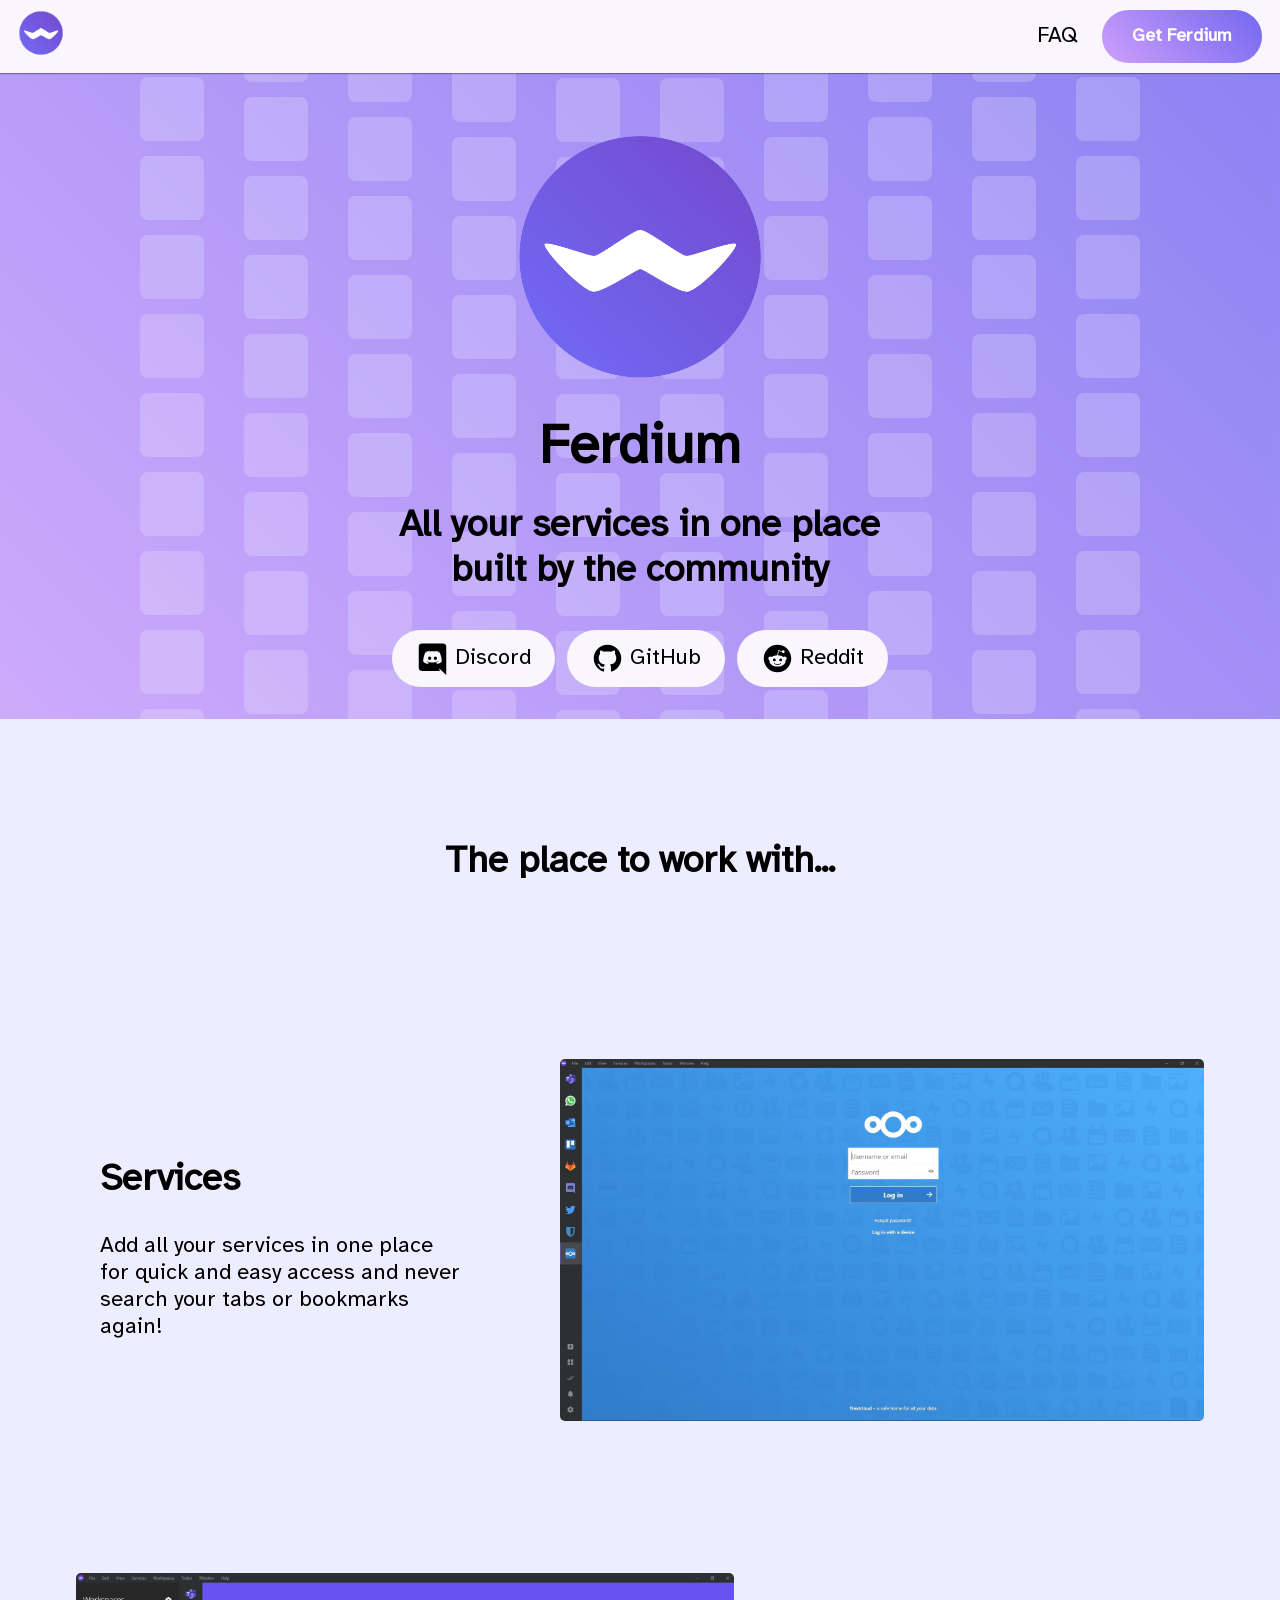
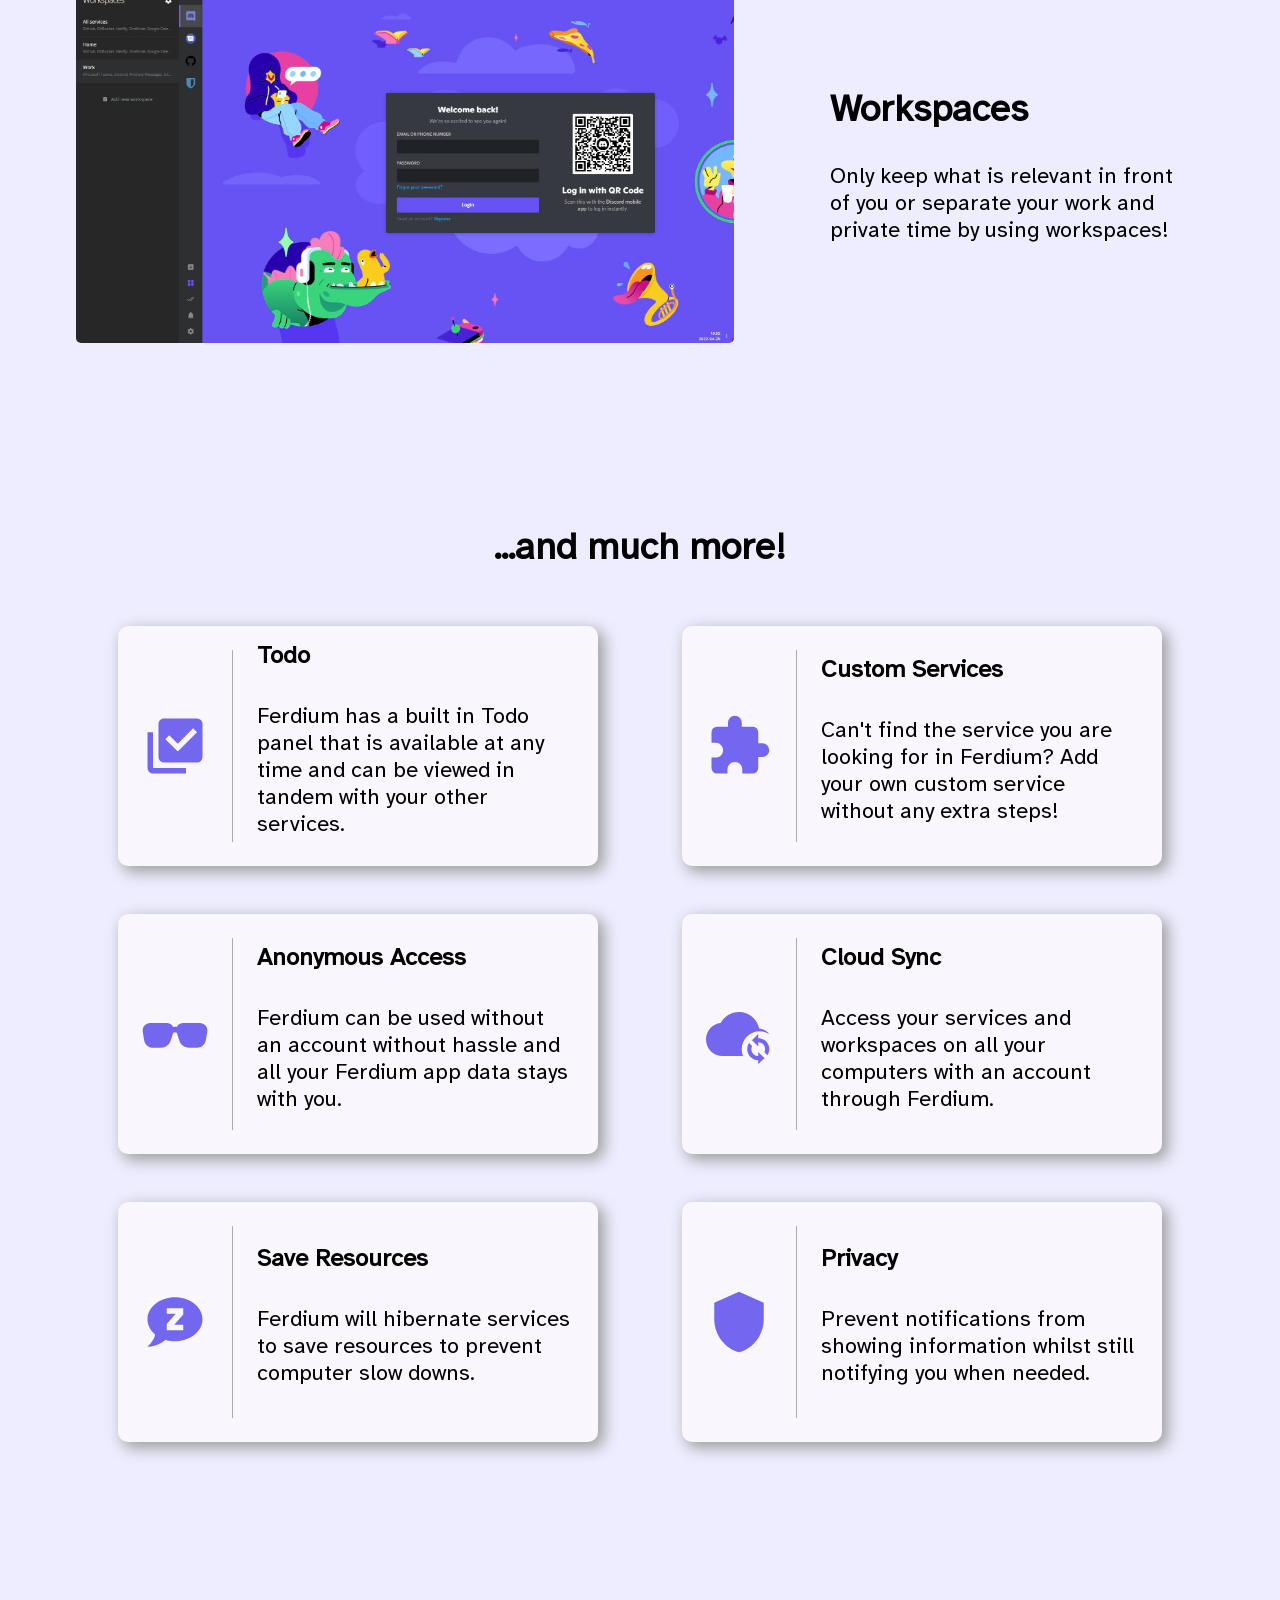
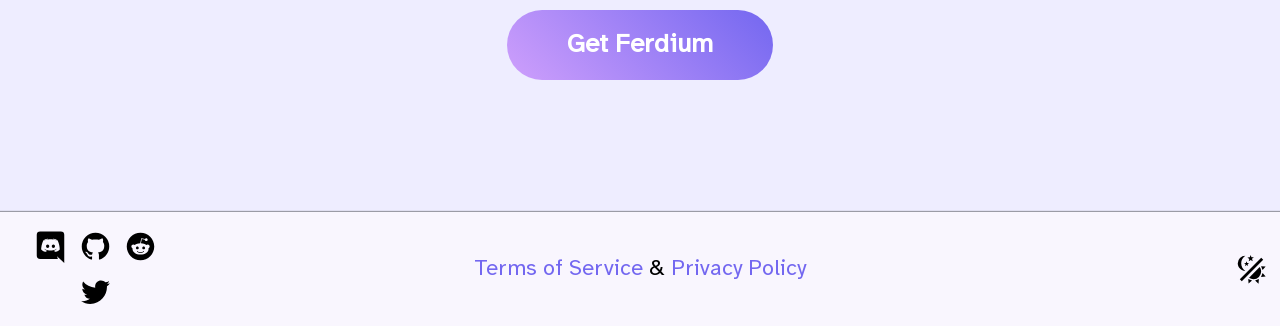
<file: index.html>
<!DOCTYPE html><html><head><meta name="viewport" content="width=device-width"/><meta charSet="utf-8"/><title>Ferdium | The home for all your services</title><meta name="description" content="Introducing a great productivity tool to keep all messaging, productivity, and online services in one place"/><meta name="next-head-count" content="4"/><link rel="preload" href="/_next/static/css/374f40fb42b7cc2e.css" as="style"/><link rel="stylesheet" href="/_next/static/css/374f40fb42b7cc2e.css" data-n-g=""/><link rel="preload" href="/_next/static/css/37007185a80aa774.css" as="style"/><link rel="stylesheet" href="/_next/static/css/37007185a80aa774.css" data-n-p=""/><noscript data-n-css=""></noscript><script defer="" nomodule="" src="/_next/static/chunks/polyfills-5cd94c89d3acac5f.js"></script><script src="/_next/static/chunks/webpack-69bfa6990bb9e155.js" defer=""></script><script src="/_next/static/chunks/framework-fc97f3f1282ce3ed.js" defer=""></script><script src="/_next/static/chunks/main-1452d81522d66bc9.js" defer=""></script><script src="/_next/static/chunks/pages/_app-734e6186b10cd950.js" defer=""></script><script src="/_next/static/chunks/b2e984c5-0b784b7dba96abb4.js" defer=""></script><script src="/_next/static/chunks/161-10cd737b9b960b92.js" defer=""></script><script src="/_next/static/chunks/pages/index-d7637537998b70c6.js" defer=""></script><script src="/_next/static/whQwC98ouJ91PuOp_o9-e/_buildManifest.js" defer=""></script><script src="/_next/static/whQwC98ouJ91PuOp_o9-e/_ssgManifest.js" defer=""></script><script src="/_next/static/whQwC98ouJ91PuOp_o9-e/_middlewareManifest.js" defer=""></script></head><body><div id="__next"><header id="Header_header__Kpax6"><nav id="Header_nav__SMZyC"><a aria-label="Home link" href="/"><div><span style="box-sizing:border-box;display:inline-block;overflow:hidden;width:initial;height:initial;background:none;opacity:1;border:0;margin:0;padding:0;position:relative;max-width:100%"><span style="box-sizing:border-box;display:block;width:initial;height:initial;background:none;opacity:1;border:0;margin:0;padding:0;max-width:100%"><img style="display:block;max-width:100%;width:initial;height:initial;background:none;opacity:1;border:0;margin:0;padding:0" alt="" aria-hidden="true" src="data:image/svg+xml,%3csvg%20xmlns=%27http://www.w3.org/2000/svg%27%20version=%271.1%27%20width=%2746%27%20height=%2746%27/%3e"/></span><img id="Header_logo__q5xpd" alt="" src="[data-uri]" decoding="async" data-nimg="intrinsic" style="position:absolute;top:0;left:0;bottom:0;right:0;box-sizing:border-box;padding:0;border:none;margin:auto;display:block;width:0;height:0;min-width:100%;max-width:100%;min-height:100%;max-height:100%"/><noscript><img id="Header_logo__q5xpd" alt="" srcSet="/_next/static/media/logo.9fc5c374.png 1x, /_next/static/media/logo.9fc5c374.png 2x" src="/_next/static/media/logo.9fc5c374.png" decoding="async" data-nimg="intrinsic" style="position:absolute;top:0;left:0;bottom:0;right:0;box-sizing:border-box;padding:0;border:none;margin:auto;display:block;width:0;height:0;min-width:100%;max-width:100%;min-height:100%;max-height:100%" loading="lazy"/></noscript></span></div></a><div class="Header_links__mnu_q"><a class="Link_neutral__h8btI" href="/faq">FAQ</a><a href="/download"><div class="Button_cta__miivv Button_large__Rfe70"><div>Get Ferdium</div></div></a></div></nav></header><main><div id="Hero_backgroundWrapper__qNcKX"><div id="Background_wrapper__7rdlW"><div id="Background_background__9puS_"><div id="Background_grid__6B_Ja"><div class="Background_square__X09Jq Background_square-0__Swha8 Background_fade-4__OZaQK"></div><div class="Background_square__X09Jq Background_square-1__HRxRk Background_fade-6__kq_VX"></div><div class="Background_square__X09Jq Background_square-2__ayBAW Background_fade-3__gmuFh"></div><div class="Background_square__X09Jq Background_square-3__nrBKf Background_fade-4__OZaQK"></div><div class="Background_square__X09Jq undefined Background_fade-2__esm9Q"></div><div class="Background_square__X09Jq undefined Background_fade-7__HYdee"></div><div class="Background_square__X09Jq Background_square-6__fRROa Background_fade-6__kq_VX"></div><div class="Background_square__X09Jq Background_square-7__Jg0_E Background_fade-5__jaCKz"></div><div class="Background_square__X09Jq Background_square-8__HRLUX Background_fade-8__91PBZ"></div><div class="Background_square__X09Jq Background_square-9__UjMR7 Background_fade-9__ZNgZL"></div><div class="Background_square__X09Jq Background_square-0__Swha8 Background_fade-6__kq_VX"></div><div class="Background_square__X09Jq Background_square-1__HRxRk Background_fade-9__ZNgZL"></div><div class="Background_square__X09Jq Background_square-2__ayBAW undefined"></div><div class="Background_square__X09Jq Background_square-3__nrBKf Background_fade-5__jaCKz"></div><div class="Background_square__X09Jq undefined undefined"></div><div class="Background_square__X09Jq undefined Background_fade-2__esm9Q"></div><div class="Background_square__X09Jq Background_square-6__fRROa Background_fade-2__esm9Q"></div><div class="Background_square__X09Jq Background_square-7__Jg0_E Background_fade-7__HYdee"></div><div class="Background_square__X09Jq Background_square-8__HRLUX Background_fade-4__OZaQK"></div><div class="Background_square__X09Jq Background_square-9__UjMR7 Background_fade-2__esm9Q"></div><div class="Background_square__X09Jq Background_square-0__Swha8 undefined"></div><div class="Background_square__X09Jq Background_square-1__HRxRk Background_fade-6__kq_VX"></div><div class="Background_square__X09Jq Background_square-2__ayBAW Background_fade-4__OZaQK"></div><div class="Background_square__X09Jq Background_square-3__nrBKf undefined"></div><div class="Background_square__X09Jq undefined Background_fade-6__kq_VX"></div><div class="Background_square__X09Jq undefined Background_fade-5__jaCKz"></div><div class="Background_square__X09Jq Background_square-6__fRROa Background_fade-3__gmuFh"></div><div class="Background_square__X09Jq Background_square-7__Jg0_E undefined"></div><div class="Background_square__X09Jq Background_square-8__HRLUX undefined"></div><div class="Background_square__X09Jq Background_square-9__UjMR7 Background_fade-6__kq_VX"></div><div class="Background_square__X09Jq Background_square-0__Swha8 undefined"></div><div class="Background_square__X09Jq Background_square-1__HRxRk undefined"></div><div class="Background_square__X09Jq Background_square-2__ayBAW Background_fade-8__91PBZ"></div><div class="Background_square__X09Jq Background_square-3__nrBKf undefined"></div><div class="Background_square__X09Jq undefined Background_fade-6__kq_VX"></div><div class="Background_square__X09Jq undefined Background_fade-9__ZNgZL"></div><div class="Background_square__X09Jq Background_square-6__fRROa Background_fade-7__HYdee"></div><div class="Background_square__X09Jq Background_square-7__Jg0_E Background_fade-5__jaCKz"></div><div class="Background_square__X09Jq Background_square-8__HRLUX Background_fade-4__OZaQK"></div><div class="Background_square__X09Jq Background_square-9__UjMR7 Background_fade-6__kq_VX"></div><div class="Background_square__X09Jq Background_square-0__Swha8 Background_fade-6__kq_VX"></div><div class="Background_square__X09Jq Background_square-1__HRxRk Background_fade-6__kq_VX"></div><div class="Background_square__X09Jq Background_square-2__ayBAW Background_fade-9__ZNgZL"></div><div class="Background_square__X09Jq Background_square-3__nrBKf Background_fade-2__esm9Q"></div><div class="Background_square__X09Jq undefined Background_fade-5__jaCKz"></div><div class="Background_square__X09Jq undefined undefined"></div><div class="Background_square__X09Jq Background_square-6__fRROa undefined"></div><div class="Background_square__X09Jq Background_square-7__Jg0_E Background_fade-5__jaCKz"></div><div class="Background_square__X09Jq Background_square-8__HRLUX Background_fade-4__OZaQK"></div><div class="Background_square__X09Jq Background_square-9__UjMR7 Background_fade-9__ZNgZL"></div><div class="Background_square__X09Jq Background_square-0__Swha8 Background_fade-2__esm9Q"></div><div class="Background_square__X09Jq Background_square-1__HRxRk undefined"></div><div class="Background_square__X09Jq Background_square-2__ayBAW Background_fade-7__HYdee"></div><div class="Background_square__X09Jq Background_square-3__nrBKf Background_fade-4__OZaQK"></div><div class="Background_square__X09Jq undefined undefined"></div><div class="Background_square__X09Jq undefined Background_fade-3__gmuFh"></div><div class="Background_square__X09Jq Background_square-6__fRROa Background_fade-8__91PBZ"></div><div class="Background_square__X09Jq Background_square-7__Jg0_E Background_fade-4__OZaQK"></div><div class="Background_square__X09Jq Background_square-8__HRLUX Background_fade-6__kq_VX"></div><div class="Background_square__X09Jq Background_square-9__UjMR7 Background_fade-2__esm9Q"></div><div class="Background_square__X09Jq Background_square-0__Swha8 undefined"></div><div class="Background_square__X09Jq Background_square-1__HRxRk undefined"></div><div class="Background_square__X09Jq Background_square-2__ayBAW Background_fade-4__OZaQK"></div><div class="Background_square__X09Jq Background_square-3__nrBKf Background_fade-5__jaCKz"></div><div class="Background_square__X09Jq undefined undefined"></div><div class="Background_square__X09Jq undefined Background_fade-4__OZaQK"></div><div class="Background_square__X09Jq Background_square-6__fRROa Background_fade-5__jaCKz"></div><div class="Background_square__X09Jq Background_square-7__Jg0_E Background_fade-2__esm9Q"></div><div class="Background_square__X09Jq Background_square-8__HRLUX Background_fade-2__esm9Q"></div><div class="Background_square__X09Jq Background_square-9__UjMR7 Background_fade-9__ZNgZL"></div><div class="Background_square__X09Jq Background_square-0__Swha8 undefined"></div><div class="Background_square__X09Jq Background_square-1__HRxRk undefined"></div><div class="Background_square__X09Jq Background_square-2__ayBAW Background_fade-2__esm9Q"></div><div class="Background_square__X09Jq Background_square-3__nrBKf Background_fade-2__esm9Q"></div><div class="Background_square__X09Jq undefined undefined"></div><div class="Background_square__X09Jq undefined Background_fade-6__kq_VX"></div><div class="Background_square__X09Jq Background_square-6__fRROa Background_fade-5__jaCKz"></div><div class="Background_square__X09Jq Background_square-7__Jg0_E Background_fade-2__esm9Q"></div><div class="Background_square__X09Jq Background_square-8__HRLUX Background_fade-6__kq_VX"></div><div class="Background_square__X09Jq Background_square-9__UjMR7 Background_fade-7__HYdee"></div><div class="Background_square__X09Jq Background_square-0__Swha8 undefined"></div><div class="Background_square__X09Jq Background_square-1__HRxRk Background_fade-4__OZaQK"></div><div class="Background_square__X09Jq Background_square-2__ayBAW Background_fade-2__esm9Q"></div><div class="Background_square__X09Jq Background_square-3__nrBKf undefined"></div><div class="Background_square__X09Jq undefined undefined"></div><div class="Background_square__X09Jq undefined Background_fade-6__kq_VX"></div><div class="Background_square__X09Jq Background_square-6__fRROa Background_fade-5__jaCKz"></div><div class="Background_square__X09Jq Background_square-7__Jg0_E Background_fade-6__kq_VX"></div><div class="Background_square__X09Jq Background_square-8__HRLUX Background_fade-4__OZaQK"></div><div class="Background_square__X09Jq Background_square-9__UjMR7 Background_fade-7__HYdee"></div></div></div></div></div><section class="Section_section__BYVDj"><div style="flex-direction:column" class="Section_content___fVbw Hero_hero__LuKsk Section_wide__MZgDs"><div><span style="box-sizing:border-box;display:inline-block;overflow:hidden;width:initial;height:initial;background:none;opacity:1;border:0;margin:0;padding:0;position:relative;max-width:100%"><span style="box-sizing:border-box;display:block;width:initial;height:initial;background:none;opacity:1;border:0;margin:0;padding:0;max-width:100%"><img style="display:block;max-width:100%;width:initial;height:initial;background:none;opacity:1;border:0;margin:0;padding:0" alt="" aria-hidden="true" src="data:image/svg+xml,%3csvg%20xmlns=%27http://www.w3.org/2000/svg%27%20version=%271.1%27%20width=%27256%27%20height=%27256%27/%3e"/></span><img id="Hero_logo__bmWgD" alt="" src="[data-uri]" decoding="async" data-nimg="intrinsic" style="position:absolute;top:0;left:0;bottom:0;right:0;box-sizing:border-box;padding:0;border:none;margin:auto;display:block;width:0;height:0;min-width:100%;max-width:100%;min-height:100%;max-height:100%"/><noscript><img id="Hero_logo__bmWgD" alt="" srcSet="/_next/static/media/logo.9fc5c374.png 1x, /_next/static/media/logo.9fc5c374.png 2x" src="/_next/static/media/logo.9fc5c374.png" decoding="async" data-nimg="intrinsic" style="position:absolute;top:0;left:0;bottom:0;right:0;box-sizing:border-box;padding:0;border:none;margin:auto;display:block;width:0;height:0;min-width:100%;max-width:100%;min-height:100%;max-height:100%" loading="lazy"/></noscript></span></div><h1>Ferdium</h1><h2 id="Hero_subtitle__AX5ep">All your services in one place<!-- --><br/> built by the community<!-- --></h2><div class="CommunityLinks_links__E6F4L"><a href="https://discord.gg/jVv4Qns8pP" target="_blank" rel="noreferrer noopener" class="ExternalLink_neutral__H3BU1"><div class="Button_base__r2Zz5"><div class="Button_prefix__XgS2V"><div style="display:flex;justify-content:center;align-content:center"><svg viewBox="0 0 24 24" style="margin:auto;width:1.5rem;height:1.5rem" role="presentation"><path d="M22,24L16.75,19L17.38,21H4.5A2.5,2.5 0 0,1 2,18.5V3.5A2.5,2.5 0 0,1 4.5,1H19.5A2.5,2.5 0 0,1 22,3.5V24M12,6.8C9.32,6.8 7.44,7.95 7.44,7.95C8.47,7.03 10.27,6.5 10.27,6.5L10.1,6.33C8.41,6.36 6.88,7.53 6.88,7.53C5.16,11.12 5.27,14.22 5.27,14.22C6.67,16.03 8.75,15.9 8.75,15.9L9.46,15C8.21,14.73 7.42,13.62 7.42,13.62C7.42,13.62 9.3,14.9 12,14.9C14.7,14.9 16.58,13.62 16.58,13.62C16.58,13.62 15.79,14.73 14.54,15L15.25,15.9C15.25,15.9 17.33,16.03 18.73,14.22C18.73,14.22 18.84,11.12 17.12,7.53C17.12,7.53 15.59,6.36 13.9,6.33L13.73,6.5C13.73,6.5 15.53,7.03 16.56,7.95C16.56,7.95 14.68,6.8 12,6.8M9.93,10.59C10.58,10.59 11.11,11.16 11.1,11.86C11.1,12.55 10.58,13.13 9.93,13.13C9.29,13.13 8.77,12.55 8.77,11.86C8.77,11.16 9.28,10.59 9.93,10.59M14.1,10.59C14.75,10.59 15.27,11.16 15.27,11.86C15.27,12.55 14.75,13.13 14.1,13.13C13.46,13.13 12.94,12.55 12.94,11.86C12.94,11.16 13.45,10.59 14.1,10.59Z" style="fill:currentColor"></path></svg></div></div><div>Discord</div></div></a><a href="https://github.com/ferdium/ferdium-app" target="_blank" rel="noreferrer noopener" class="ExternalLink_neutral__H3BU1"><div class="Button_base__r2Zz5"><div class="Button_prefix__XgS2V"><div style="display:flex;justify-content:center;align-content:center"><svg viewBox="0 0 24 24" style="margin:auto;width:1.5rem;height:1.5rem" role="presentation"><path d="M12,2A10,10 0 0,0 2,12C2,16.42 4.87,20.17 8.84,21.5C9.34,21.58 9.5,21.27 9.5,21C9.5,20.77 9.5,20.14 9.5,19.31C6.73,19.91 6.14,17.97 6.14,17.97C5.68,16.81 5.03,16.5 5.03,16.5C4.12,15.88 5.1,15.9 5.1,15.9C6.1,15.97 6.63,16.93 6.63,16.93C7.5,18.45 8.97,18 9.54,17.76C9.63,17.11 9.89,16.67 10.17,16.42C7.95,16.17 5.62,15.31 5.62,11.5C5.62,10.39 6,9.5 6.65,8.79C6.55,8.54 6.2,7.5 6.75,6.15C6.75,6.15 7.59,5.88 9.5,7.17C10.29,6.95 11.15,6.84 12,6.84C12.85,6.84 13.71,6.95 14.5,7.17C16.41,5.88 17.25,6.15 17.25,6.15C17.8,7.5 17.45,8.54 17.35,8.79C18,9.5 18.38,10.39 18.38,11.5C18.38,15.32 16.04,16.16 13.81,16.41C14.17,16.72 14.5,17.33 14.5,18.26C14.5,19.6 14.5,20.68 14.5,21C14.5,21.27 14.66,21.59 15.17,21.5C19.14,20.16 22,16.42 22,12A10,10 0 0,0 12,2Z" style="fill:currentColor"></path></svg></div></div><div>GitHub</div></div></a><a href="https://www.reddit.com/r/ferdium" target="_blank" rel="noreferrer noopener" class="ExternalLink_neutral__H3BU1"><div class="Button_base__r2Zz5"><div class="Button_prefix__XgS2V"><div style="display:flex;justify-content:center;align-content:center"><svg viewBox="0 0 24 24" style="margin:auto;width:1.5rem;height:1.5rem" role="presentation"><path d="M14.5 15.41C14.58 15.5 14.58 15.69 14.5 15.8C13.77 16.5 12.41 16.56 12 16.56C11.61 16.56 10.25 16.5 9.54 15.8C9.44 15.69 9.44 15.5 9.54 15.41C9.65 15.31 9.82 15.31 9.92 15.41C10.38 15.87 11.33 16 12 16C12.69 16 13.66 15.87 14.1 15.41C14.21 15.31 14.38 15.31 14.5 15.41M10.75 13.04C10.75 12.47 10.28 12 9.71 12C9.14 12 8.67 12.47 8.67 13.04C8.67 13.61 9.14 14.09 9.71 14.08C10.28 14.08 10.75 13.61 10.75 13.04M14.29 12C13.72 12 13.25 12.5 13.25 13.05S13.72 14.09 14.29 14.09C14.86 14.09 15.33 13.61 15.33 13.05C15.33 12.5 14.86 12 14.29 12M22 12C22 17.5 17.5 22 12 22S2 17.5 2 12C2 6.5 6.5 2 12 2S22 6.5 22 12M18.67 12C18.67 11.19 18 10.54 17.22 10.54C16.82 10.54 16.46 10.7 16.2 10.95C15.2 10.23 13.83 9.77 12.3 9.71L12.97 6.58L15.14 7.05C15.16 7.6 15.62 8.04 16.18 8.04C16.75 8.04 17.22 7.57 17.22 7C17.22 6.43 16.75 5.96 16.18 5.96C15.77 5.96 15.41 6.2 15.25 6.55L12.82 6.03C12.75 6 12.68 6.03 12.63 6.07C12.57 6.11 12.54 6.17 12.53 6.24L11.79 9.72C10.24 9.77 8.84 10.23 7.82 10.96C7.56 10.71 7.2 10.56 6.81 10.56C6 10.56 5.35 11.21 5.35 12C5.35 12.61 5.71 13.11 6.21 13.34C6.19 13.5 6.18 13.62 6.18 13.78C6.18 16 8.79 17.85 12 17.85C15.23 17.85 17.85 16.03 17.85 13.78C17.85 13.64 17.84 13.5 17.81 13.34C18.31 13.11 18.67 12.6 18.67 12Z" style="fill:currentColor"></path></svg></div></div><div>Reddit</div></div></a></div></div></section><section class="Section_section__BYVDj"><div style="flex-direction:column" class="Section_content___fVbw  Section_wide__MZgDs"><div><h2>The place to work with... </h2></div></div></section><section class="Section_section__BYVDj"><div style="flex-direction:row" class="Section_content___fVbw  Section_wide__MZgDs"><div class="Home_description__FGcub"><h2>Services</h2><p>Add all your services in one place for quick and easy access and never search your tabs or bookmarks again!</p></div><div class="Home_image__4go3H"><span style="box-sizing:border-box;display:inline-block;overflow:hidden;width:initial;height:initial;background:none;opacity:1;border:0;margin:0;padding:0;position:relative;max-width:100%"><span style="box-sizing:border-box;display:block;width:initial;height:initial;background:none;opacity:1;border:0;margin:0;padding:0;max-width:100%"><img style="display:block;max-width:100%;width:initial;height:initial;background:none;opacity:1;border:0;margin:0;padding:0" alt="" aria-hidden="true" src="data:image/svg+xml,%3csvg%20xmlns=%27http://www.w3.org/2000/svg%27%20version=%271.1%27%20width=%271916%27%20height=%271077%27/%3e"/></span><img alt="The Ferdium app displaying web services as icons on a sidebar to the left." src="[data-uri]" decoding="async" data-nimg="intrinsic" style="position:absolute;top:0;left:0;bottom:0;right:0;box-sizing:border-box;padding:0;border:none;margin:auto;display:block;width:0;height:0;min-width:100%;max-width:100%;min-height:100%;max-height:100%"/><noscript><img alt="The Ferdium app displaying web services as icons on a sidebar to the left." src="/_next/static/media/General.95cb3d9b.jpg" decoding="async" data-nimg="intrinsic" style="position:absolute;top:0;left:0;bottom:0;right:0;box-sizing:border-box;padding:0;border:none;margin:auto;display:block;width:0;height:0;min-width:100%;max-width:100%;min-height:100%;max-height:100%" loading="lazy"/></noscript></span></div></div></section><section class="Section_section__BYVDj"><div style="flex-direction:row" class="Section_content___fVbw  Section_wide__MZgDs"><div class="Home_image__4go3H"><span style="box-sizing:border-box;display:inline-block;overflow:hidden;width:initial;height:initial;background:none;opacity:1;border:0;margin:0;padding:0;position:relative;max-width:100%"><span style="box-sizing:border-box;display:block;width:initial;height:initial;background:none;opacity:1;border:0;margin:0;padding:0;max-width:100%"><img style="display:block;max-width:100%;width:initial;height:initial;background:none;opacity:1;border:0;margin:0;padding:0" alt="" aria-hidden="true" src="data:image/svg+xml,%3csvg%20xmlns=%27http://www.w3.org/2000/svg%27%20version=%271.1%27%20width=%271916%27%20height=%271077%27/%3e"/></span><img alt="A drawer menu has opened on the left side of the app revealing the option tho choose between workspaces" src="[data-uri]" decoding="async" data-nimg="intrinsic" style="position:absolute;top:0;left:0;bottom:0;right:0;box-sizing:border-box;padding:0;border:none;margin:auto;display:block;width:0;height:0;min-width:100%;max-width:100%;min-height:100%;max-height:100%"/><noscript><img alt="A drawer menu has opened on the left side of the app revealing the option tho choose between workspaces" src="/_next/static/media/Workspaces.a23418e6.jpg" decoding="async" data-nimg="intrinsic" style="position:absolute;top:0;left:0;bottom:0;right:0;box-sizing:border-box;padding:0;border:none;margin:auto;display:block;width:0;height:0;min-width:100%;max-width:100%;min-height:100%;max-height:100%" loading="lazy"/></noscript></span></div><div class="Home_description__FGcub"><h2>Workspaces</h2><p>Only keep what is relevant in front of you or separate your work and private time by using workspaces!<!-- --> <!-- --></p></div></div></section><section class="Section_section__BYVDj"><div style="flex-direction:column" class="Section_content___fVbw  Section_wide__MZgDs"><div><h2>...and much more!</h2></div><div class="CardGrid_cards__tVgnX"><div class="CardGrid_cardWrapper__T9kzl"><div class="Card_card__MdBWe"><div class="Card_icon__9z93v"><div style="display:flex;justify-content:center;align-content:center"><svg viewBox="0 0 24 24" style="margin:auto;width:3rem;height:3rem" role="presentation"><path d="M22,16A2,2 0 0,1 20,18H8C6.89,18 6,17.1 6,16V4C6,2.89 6.89,2 8,2H20A2,2 0 0,1 22,4V16M16,20V22H4A2,2 0 0,1 2,20V7H4V20H16M13,14L20,7L18.59,5.59L13,11.17L9.91,8.09L8.5,9.5L13,14Z" style="fill:#7367f0"></path></svg></div></div><div class="Card_content__xkw4Q"> <!-- --><h3>Todo</h3><p>Ferdium has a built in Todo panel that is available at any time and can be viewed in tandem with your other services.</p></div></div></div><div class="CardGrid_cardWrapper__T9kzl"><div class="Card_card__MdBWe"><div class="Card_icon__9z93v"><div style="display:flex;justify-content:center;align-content:center"><svg viewBox="0 0 24 24" style="margin:auto;width:3rem;height:3rem" role="presentation"><path d="M20.5,11H19V7C19,5.89 18.1,5 17,5H13V3.5A2.5,2.5 0 0,0 10.5,1A2.5,2.5 0 0,0 8,3.5V5H4A2,2 0 0,0 2,7V10.8H3.5C5,10.8 6.2,12 6.2,13.5C6.2,15 5,16.2 3.5,16.2H2V20A2,2 0 0,0 4,22H7.8V20.5C7.8,19 9,17.8 10.5,17.8C12,17.8 13.2,19 13.2,20.5V22H17A2,2 0 0,0 19,20V16H20.5A2.5,2.5 0 0,0 23,13.5A2.5,2.5 0 0,0 20.5,11Z" style="fill:#7367f0"></path></svg></div></div><div class="Card_content__xkw4Q"> <!-- --><h3>Custom Services</h3><p>Can&#x27;t find the service you are looking for in Ferdium? Add your own custom service without any extra steps!</p></div></div></div><div class="CardGrid_cardWrapper__T9kzl"><div class="Card_card__MdBWe"><div class="Card_icon__9z93v"><div style="display:flex;justify-content:center;align-content:center"><svg viewBox="0 0 24 24" style="margin:auto;width:3rem;height:3rem" role="presentation"><path d="M7,17H4C2.38,17 0.96,15.74 0.76,14.14L0.26,11.15C0.15,10.3 0.39,9.5 0.91,8.92C1.43,8.34 2.19,8 3,8H9C9.83,8 10.58,8.35 11.06,8.96C11.17,9.11 11.27,9.27 11.35,9.45C11.78,9.36 12.22,9.36 12.64,9.45C12.72,9.27 12.82,9.11 12.94,8.96C13.41,8.35 14.16,8 15,8H21C21.81,8 22.57,8.34 23.09,8.92C23.6,9.5 23.84,10.3 23.74,11.11L23.23,14.18C23.04,15.74 21.61,17 20,17H17C15.44,17 13.92,15.81 13.54,14.3L12.64,11.59C12.26,11.31 11.73,11.31 11.35,11.59L10.43,14.37C10.07,15.82 8.56,17 7,17Z" style="fill:#7367f0"></path></svg></div></div><div class="Card_content__xkw4Q"> <!-- --><h3>Anonymous Access</h3><p>Ferdium can be used without an account without hassle and all your Ferdium app data stays with you.</p></div></div></div><div class="CardGrid_cardWrapper__T9kzl"><div class="Card_card__MdBWe"><div class="Card_icon__9z93v"><div style="display:flex;justify-content:center;align-content:center"><svg viewBox="0 0 24 24" style="margin:auto;width:3rem;height:3rem" role="presentation"><path d="M19 12V13.5C21.21 13.5 23 15.29 23 17.5C23 18.32 22.75 19.08 22.33 19.71L21.24 18.62C21.41 18.28 21.5 17.9 21.5 17.5C21.5 16.12 20.38 15 19 15V16.5L16.75 14.25L16.72 14.22C16.78 14.17 16.85 14.13 19 12M19 23V21.5C16.79 21.5 15 19.71 15 17.5C15 16.68 15.25 15.92 15.67 15.29L16.76 16.38C16.59 16.72 16.5 17.1 16.5 17.5C16.5 18.88 17.62 20 19 20V18.5L21.25 20.75L21.28 20.78C21.22 20.83 21.15 20.87 19 23M13 17.5C13 13.91 15.91 11 19.5 11C20.78 11 21.97 11.38 23 12C22.13 10.9 20.84 10.14 19.35 10.03C18.67 6.59 15.64 4 12 4C9.11 4 6.6 5.64 5.35 8.03C2.34 8.36 0 10.9 0 14C0 17.31 2.69 20 6 20H13.5C13.18 19.23 13 18.39 13 17.5Z" style="fill:#7367f0"></path></svg></div></div><div class="Card_content__xkw4Q"> <!-- --><h3>Cloud Sync</h3><p>Access your services and workspaces on all your computers with an account through Ferdium.</p></div></div></div><div class="CardGrid_cardWrapper__T9kzl"><div class="Card_card__MdBWe"><div class="Card_icon__9z93v"><div style="display:flex;justify-content:center;align-content:center"><svg viewBox="0 0 24 24" style="margin:auto;width:3rem;height:3rem" role="presentation"><path d="M12 3C6.5 3 2 6.58 2 11C2 13.13 3.05 15.07 4.75 16.5C4.7 17.1 4.33 18.67 2 21C2 21 5.55 21 8.47 18.5C9.57 18.82 10.76 19 12 19C17.5 19 22 15.42 22 11S17.5 3 12 3M15 9.3L11.76 13H15V15H9V12.7L12.24 9H9V7H15V9.3Z" style="fill:#7367f0"></path></svg></div></div><div class="Card_content__xkw4Q"> <!-- --><h3>Save Resources</h3><p>Ferdium will hibernate services to save resources to prevent computer slow downs.</p></div></div></div><div class="CardGrid_cardWrapper__T9kzl"><div class="Card_card__MdBWe"><div class="Card_icon__9z93v"><div style="display:flex;justify-content:center;align-content:center"><svg viewBox="0 0 24 24" style="margin:auto;width:3rem;height:3rem" role="presentation"><path d="M12,1L3,5V11C3,16.55 6.84,21.74 12,23C17.16,21.74 21,16.55 21,11V5L12,1Z" style="fill:#7367f0"></path></svg></div></div><div class="Card_content__xkw4Q"> <!-- --><h3>Privacy</h3><p>Prevent notifications from showing information whilst still notifying you when needed.</p></div></div></div></div></div></section><section class="Section_section__BYVDj"><div style="flex-direction:column" class="Section_content___fVbw "><a href="/download"><div class="Button_cta__miivv Button_huge__E9Rvs"><div>Get Ferdium</div></div></a></div></section></main><footer id="Footer_footer__Ksopt"><div class="Footer_links__W8RrQ"><div class="CommunityLinks_links__E6F4L"><a href="https://discord.gg/jVv4Qns8pP" target="_blank" rel="noreferrer noopener" aria-label="Discord link" class="ExternalLink_neutral__H3BU1"><div style="display:flex;justify-content:center;align-content:center"><svg viewBox="0 0 24 24" style="margin:auto;width:1.5rem;height:1.5rem" role="presentation"><path d="M22,24L16.75,19L17.38,21H4.5A2.5,2.5 0 0,1 2,18.5V3.5A2.5,2.5 0 0,1 4.5,1H19.5A2.5,2.5 0 0,1 22,3.5V24M12,6.8C9.32,6.8 7.44,7.95 7.44,7.95C8.47,7.03 10.27,6.5 10.27,6.5L10.1,6.33C8.41,6.36 6.88,7.53 6.88,7.53C5.16,11.12 5.27,14.22 5.27,14.22C6.67,16.03 8.75,15.9 8.75,15.9L9.46,15C8.21,14.73 7.42,13.62 7.42,13.62C7.42,13.62 9.3,14.9 12,14.9C14.7,14.9 16.58,13.62 16.58,13.62C16.58,13.62 15.79,14.73 14.54,15L15.25,15.9C15.25,15.9 17.33,16.03 18.73,14.22C18.73,14.22 18.84,11.12 17.12,7.53C17.12,7.53 15.59,6.36 13.9,6.33L13.73,6.5C13.73,6.5 15.53,7.03 16.56,7.95C16.56,7.95 14.68,6.8 12,6.8M9.93,10.59C10.58,10.59 11.11,11.16 11.1,11.86C11.1,12.55 10.58,13.13 9.93,13.13C9.29,13.13 8.77,12.55 8.77,11.86C8.77,11.16 9.28,10.59 9.93,10.59M14.1,10.59C14.75,10.59 15.27,11.16 15.27,11.86C15.27,12.55 14.75,13.13 14.1,13.13C13.46,13.13 12.94,12.55 12.94,11.86C12.94,11.16 13.45,10.59 14.1,10.59Z" style="fill:currentColor"></path></svg></div></a><a href="https://github.com/ferdium/ferdium-app" target="_blank" rel="noreferrer noopener" aria-label="GitHub link" class="ExternalLink_neutral__H3BU1"><div style="display:flex;justify-content:center;align-content:center"><svg viewBox="0 0 24 24" style="margin:auto;width:1.5rem;height:1.5rem" role="presentation"><path d="M12,2A10,10 0 0,0 2,12C2,16.42 4.87,20.17 8.84,21.5C9.34,21.58 9.5,21.27 9.5,21C9.5,20.77 9.5,20.14 9.5,19.31C6.73,19.91 6.14,17.97 6.14,17.97C5.68,16.81 5.03,16.5 5.03,16.5C4.12,15.88 5.1,15.9 5.1,15.9C6.1,15.97 6.63,16.93 6.63,16.93C7.5,18.45 8.97,18 9.54,17.76C9.63,17.11 9.89,16.67 10.17,16.42C7.95,16.17 5.62,15.31 5.62,11.5C5.62,10.39 6,9.5 6.65,8.79C6.55,8.54 6.2,7.5 6.75,6.15C6.75,6.15 7.59,5.88 9.5,7.17C10.29,6.95 11.15,6.84 12,6.84C12.85,6.84 13.71,6.95 14.5,7.17C16.41,5.88 17.25,6.15 17.25,6.15C17.8,7.5 17.45,8.54 17.35,8.79C18,9.5 18.38,10.39 18.38,11.5C18.38,15.32 16.04,16.16 13.81,16.41C14.17,16.72 14.5,17.33 14.5,18.26C14.5,19.6 14.5,20.68 14.5,21C14.5,21.27 14.66,21.59 15.17,21.5C19.14,20.16 22,16.42 22,12A10,10 0 0,0 12,2Z" style="fill:currentColor"></path></svg></div></a><a href="https://www.reddit.com/r/ferdium" target="_blank" rel="noreferrer noopener" aria-label="Reddit link" class="ExternalLink_neutral__H3BU1"><div style="display:flex;justify-content:center;align-content:center"><svg viewBox="0 0 24 24" style="margin:auto;width:1.5rem;height:1.5rem" role="presentation"><path d="M14.5 15.41C14.58 15.5 14.58 15.69 14.5 15.8C13.77 16.5 12.41 16.56 12 16.56C11.61 16.56 10.25 16.5 9.54 15.8C9.44 15.69 9.44 15.5 9.54 15.41C9.65 15.31 9.82 15.31 9.92 15.41C10.38 15.87 11.33 16 12 16C12.69 16 13.66 15.87 14.1 15.41C14.21 15.31 14.38 15.31 14.5 15.41M10.75 13.04C10.75 12.47 10.28 12 9.71 12C9.14 12 8.67 12.47 8.67 13.04C8.67 13.61 9.14 14.09 9.71 14.08C10.28 14.08 10.75 13.61 10.75 13.04M14.29 12C13.72 12 13.25 12.5 13.25 13.05S13.72 14.09 14.29 14.09C14.86 14.09 15.33 13.61 15.33 13.05C15.33 12.5 14.86 12 14.29 12M22 12C22 17.5 17.5 22 12 22S2 17.5 2 12C2 6.5 6.5 2 12 2S22 6.5 22 12M18.67 12C18.67 11.19 18 10.54 17.22 10.54C16.82 10.54 16.46 10.7 16.2 10.95C15.2 10.23 13.83 9.77 12.3 9.71L12.97 6.58L15.14 7.05C15.16 7.6 15.62 8.04 16.18 8.04C16.75 8.04 17.22 7.57 17.22 7C17.22 6.43 16.75 5.96 16.18 5.96C15.77 5.96 15.41 6.2 15.25 6.55L12.82 6.03C12.75 6 12.68 6.03 12.63 6.07C12.57 6.11 12.54 6.17 12.53 6.24L11.79 9.72C10.24 9.77 8.84 10.23 7.82 10.96C7.56 10.71 7.2 10.56 6.81 10.56C6 10.56 5.35 11.21 5.35 12C5.35 12.61 5.71 13.11 6.21 13.34C6.19 13.5 6.18 13.62 6.18 13.78C6.18 16 8.79 17.85 12 17.85C15.23 17.85 17.85 16.03 17.85 13.78C17.85 13.64 17.84 13.5 17.81 13.34C18.31 13.11 18.67 12.6 18.67 12Z" style="fill:currentColor"></path></svg></div></a><a href="https://twitter.com/ferdiumteam" target="_blank" rel="noreferrer noopener" aria-label="Twitter link" class="ExternalLink_neutral__H3BU1"><div style="display:flex;justify-content:center;align-content:center"><svg viewBox="0 0 24 24" style="margin:auto;width:1.5rem;height:1.5rem" role="presentation"><path d="M22.46,6C21.69,6.35 20.86,6.58 20,6.69C20.88,6.16 21.56,5.32 21.88,4.31C21.05,4.81 20.13,5.16 19.16,5.36C18.37,4.5 17.26,4 16,4C13.65,4 11.73,5.92 11.73,8.29C11.73,8.63 11.77,8.96 11.84,9.27C8.28,9.09 5.11,7.38 3,4.79C2.63,5.42 2.42,6.16 2.42,6.94C2.42,8.43 3.17,9.75 4.33,10.5C3.62,10.5 2.96,10.3 2.38,10C2.38,10 2.38,10 2.38,10.03C2.38,12.11 3.86,13.85 5.82,14.24C5.46,14.34 5.08,14.39 4.69,14.39C4.42,14.39 4.15,14.36 3.89,14.31C4.43,16 6,17.26 7.89,17.29C6.43,18.45 4.58,19.13 2.56,19.13C2.22,19.13 1.88,19.11 1.54,19.07C3.44,20.29 5.7,21 8.12,21C16,21 20.33,14.46 20.33,8.79C20.33,8.6 20.33,8.42 20.32,8.23C21.16,7.63 21.88,6.87 22.46,6Z" style="fill:currentColor"></path></svg></div></a></div></div><div class="Footer_legal__5lBiC"><a href="/terms-of-service">Terms of Service</a><div> &amp; </div><a href="/privacy-policy">Privacy Policy</a></div><div class="Footer_darkmode__tYgMA"><button class="Button_base__r2Zz5 Button_icon__CdeUa" aria-label="Switch theme"><div><div style="display:flex;justify-content:center;align-content:center"><svg viewBox="0 0 24 24" style="margin:auto;width:1.5rem;height:1.5rem" role="presentation"><path d="M7.5,2C5.71,3.15 4.5,5.18 4.5,7.5C4.5,9.82 5.71,11.85 7.53,13C4.46,13 2,10.54 2,7.5A5.5,5.5 0 0,1 7.5,2M19.07,3.5L20.5,4.93L4.93,20.5L3.5,19.07L19.07,3.5M12.89,5.93L11.41,5L9.97,6L10.39,4.3L9,3.24L10.75,3.12L11.33,1.47L12,3.1L13.73,3.13L12.38,4.26L12.89,5.93M9.59,9.54L8.43,8.81L7.31,9.59L7.65,8.27L6.56,7.44L7.92,7.35L8.37,6.06L8.88,7.33L10.24,7.36L9.19,8.23L9.59,9.54M19,13.5A5.5,5.5 0 0,1 13.5,19C12.28,19 11.15,18.6 10.24,17.93L17.93,10.24C18.6,11.15 19,12.28 19,13.5M14.6,20.08L17.37,18.93L17.13,22.28L14.6,20.08M18.93,17.38L20.08,14.61L22.28,17.15L18.93,17.38M20.08,12.42L18.94,9.64L22.28,9.88L20.08,12.42M9.63,18.93L12.4,20.08L9.87,22.27L9.63,18.93Z" style="fill:currentColor"></path></svg></div></div></button></div></footer></div><script id="__NEXT_DATA__" type="application/json">{"props":{"pageProps":{}},"page":"/","query":{},"buildId":"whQwC98ouJ91PuOp_o9-e","nextExport":true,"autoExport":true,"isFallback":false,"scriptLoader":[]}</script></body></html>
</file>
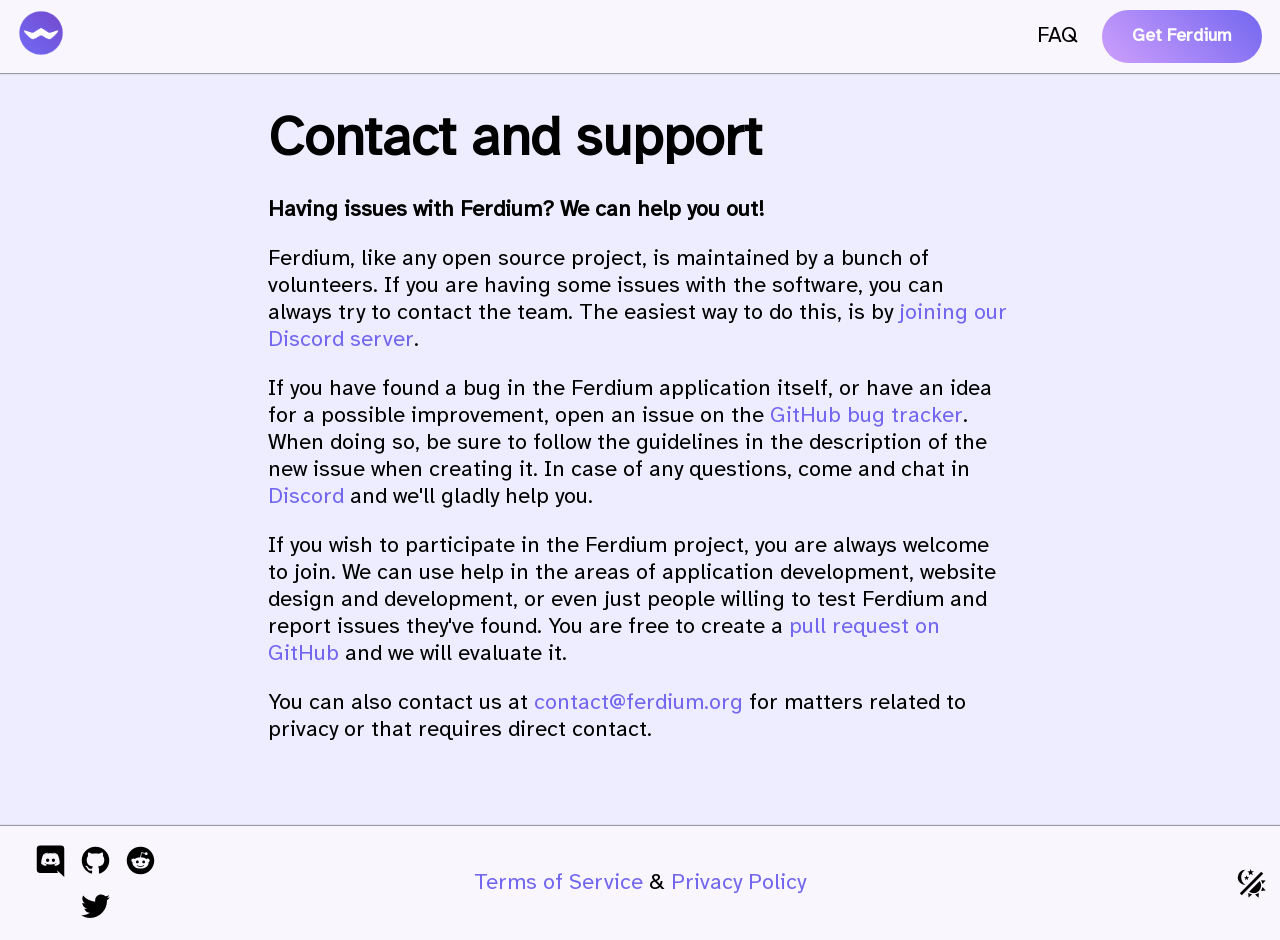
<file: contact.html>
<!DOCTYPE html><html><head><meta name="viewport" content="width=device-width"/><meta charSet="utf-8"/><title>Ferdium | Contact and support</title><meta name="description" content="Introducing a great productivity tool to keep all messaging, productivity, and online services in one place"/><meta name="next-head-count" content="4"/><link rel="preload" href="/_next/static/css/374f40fb42b7cc2e.css" as="style"/><link rel="stylesheet" href="/_next/static/css/374f40fb42b7cc2e.css" data-n-g=""/><link rel="preload" href="/_next/static/css/26c379f00f9d1f3f.css" as="style"/><link rel="stylesheet" href="/_next/static/css/26c379f00f9d1f3f.css" data-n-p=""/><noscript data-n-css=""></noscript><script defer="" nomodule="" src="/_next/static/chunks/polyfills-5cd94c89d3acac5f.js"></script><script src="/_next/static/chunks/webpack-69bfa6990bb9e155.js" defer=""></script><script src="/_next/static/chunks/framework-fc97f3f1282ce3ed.js" defer=""></script><script src="/_next/static/chunks/main-1452d81522d66bc9.js" defer=""></script><script src="/_next/static/chunks/pages/_app-734e6186b10cd950.js" defer=""></script><script src="/_next/static/chunks/b2e984c5-0b784b7dba96abb4.js" defer=""></script><script src="/_next/static/chunks/161-10cd737b9b960b92.js" defer=""></script><script src="/_next/static/chunks/pages/contact-7df3ee4cc5b66685.js" defer=""></script><script src="/_next/static/whQwC98ouJ91PuOp_o9-e/_buildManifest.js" defer=""></script><script src="/_next/static/whQwC98ouJ91PuOp_o9-e/_ssgManifest.js" defer=""></script><script src="/_next/static/whQwC98ouJ91PuOp_o9-e/_middlewareManifest.js" defer=""></script></head><body><div id="__next"><header id="Header_header__Kpax6"><nav id="Header_nav__SMZyC"><a aria-label="Home link" href="/"><div><span style="box-sizing:border-box;display:inline-block;overflow:hidden;width:initial;height:initial;background:none;opacity:1;border:0;margin:0;padding:0;position:relative;max-width:100%"><span style="box-sizing:border-box;display:block;width:initial;height:initial;background:none;opacity:1;border:0;margin:0;padding:0;max-width:100%"><img style="display:block;max-width:100%;width:initial;height:initial;background:none;opacity:1;border:0;margin:0;padding:0" alt="" aria-hidden="true" src="data:image/svg+xml,%3csvg%20xmlns=%27http://www.w3.org/2000/svg%27%20version=%271.1%27%20width=%2746%27%20height=%2746%27/%3e"/></span><img id="Header_logo__q5xpd" alt="" src="[data-uri]" decoding="async" data-nimg="intrinsic" style="position:absolute;top:0;left:0;bottom:0;right:0;box-sizing:border-box;padding:0;border:none;margin:auto;display:block;width:0;height:0;min-width:100%;max-width:100%;min-height:100%;max-height:100%"/><noscript><img id="Header_logo__q5xpd" alt="" srcSet="/_next/static/media/logo.9fc5c374.png 1x, /_next/static/media/logo.9fc5c374.png 2x" src="/_next/static/media/logo.9fc5c374.png" decoding="async" data-nimg="intrinsic" style="position:absolute;top:0;left:0;bottom:0;right:0;box-sizing:border-box;padding:0;border:none;margin:auto;display:block;width:0;height:0;min-width:100%;max-width:100%;min-height:100%;max-height:100%" loading="lazy"/></noscript></span></div></a><div class="Header_links__mnu_q"><a class="Link_neutral__h8btI" href="/faq">FAQ</a><a href="/download"><div class="Button_cta__miivv Button_large__Rfe70"><div>Get Ferdium</div></div></a></div></nav></header><main><section class="Section_section__BYVDj"><div style="flex-direction:column" class="Section_content___fVbw "><div><div><h1>Contact and support</h1></div><h3><strong>Having issues with Ferdium? We can help you out!</strong></h3><p>Ferdium, like any open source project, is maintained by a bunch of volunteers. If you are having some issues with the software, you can always try to contact the team. The easiest way to do this, is by<!-- --> <!-- --><a href="https://discord.gg/xqA9vTP6">joining our Discord server</a>.<!-- --></p><p>If you have found a bug in the Ferdium application itself, or have an idea for a possible improvement, open an issue on the<!-- --> <!-- --><a href="https://github.com/ferdium/ferdium-app/issues">GitHub bug tracker</a>. When doing so, be sure to follow the guidelines in the description of the new issue when creating it. In case of any questions, come and chat in<!-- --> <!-- --><a href="https://discord.gg/xqA9vTP6">Discord</a> and we&#x27;ll gladly help you.<!-- --></p><p>If you wish to participate in the Ferdium project, you are always welcome to join. We can use help in the areas of application development, website design and development, or even just people willing to test Ferdium and report issues they&#x27;ve found. You are free to create a<!-- --> <!-- --><a href="https://github.com/ferdium/ferdium-app/pulls">pull request on GitHub</a> and we will evaluate it.<!-- --></p><p>You can also contact us at <!-- --><a href="mailto:contact@ferdium.org">contact@ferdium.org</a> <!-- -->for matters related to privacy or that requires direct contact.<!-- --></p></div></div></section></main><footer id="Footer_footer__Ksopt"><div class="Footer_links__W8RrQ"><div class="CommunityLinks_links__E6F4L"><a href="https://discord.gg/jVv4Qns8pP" target="_blank" rel="noreferrer noopener" aria-label="Discord link" class="ExternalLink_neutral__H3BU1"><div style="display:flex;justify-content:center;align-content:center"><svg viewBox="0 0 24 24" style="margin:auto;width:1.5rem;height:1.5rem" role="presentation"><path d="M22,24L16.75,19L17.38,21H4.5A2.5,2.5 0 0,1 2,18.5V3.5A2.5,2.5 0 0,1 4.5,1H19.5A2.5,2.5 0 0,1 22,3.5V24M12,6.8C9.32,6.8 7.44,7.95 7.44,7.95C8.47,7.03 10.27,6.5 10.27,6.5L10.1,6.33C8.41,6.36 6.88,7.53 6.88,7.53C5.16,11.12 5.27,14.22 5.27,14.22C6.67,16.03 8.75,15.9 8.75,15.9L9.46,15C8.21,14.73 7.42,13.62 7.42,13.62C7.42,13.62 9.3,14.9 12,14.9C14.7,14.9 16.58,13.62 16.58,13.62C16.58,13.62 15.79,14.73 14.54,15L15.25,15.9C15.25,15.9 17.33,16.03 18.73,14.22C18.73,14.22 18.84,11.12 17.12,7.53C17.12,7.53 15.59,6.36 13.9,6.33L13.73,6.5C13.73,6.5 15.53,7.03 16.56,7.95C16.56,7.95 14.68,6.8 12,6.8M9.93,10.59C10.58,10.59 11.11,11.16 11.1,11.86C11.1,12.55 10.58,13.13 9.93,13.13C9.29,13.13 8.77,12.55 8.77,11.86C8.77,11.16 9.28,10.59 9.93,10.59M14.1,10.59C14.75,10.59 15.27,11.16 15.27,11.86C15.27,12.55 14.75,13.13 14.1,13.13C13.46,13.13 12.94,12.55 12.94,11.86C12.94,11.16 13.45,10.59 14.1,10.59Z" style="fill:currentColor"></path></svg></div></a><a href="https://github.com/ferdium/ferdium-app" target="_blank" rel="noreferrer noopener" aria-label="GitHub link" class="ExternalLink_neutral__H3BU1"><div style="display:flex;justify-content:center;align-content:center"><svg viewBox="0 0 24 24" style="margin:auto;width:1.5rem;height:1.5rem" role="presentation"><path d="M12,2A10,10 0 0,0 2,12C2,16.42 4.87,20.17 8.84,21.5C9.34,21.58 9.5,21.27 9.5,21C9.5,20.77 9.5,20.14 9.5,19.31C6.73,19.91 6.14,17.97 6.14,17.97C5.68,16.81 5.03,16.5 5.03,16.5C4.12,15.88 5.1,15.9 5.1,15.9C6.1,15.97 6.63,16.93 6.63,16.93C7.5,18.45 8.97,18 9.54,17.76C9.63,17.11 9.89,16.67 10.17,16.42C7.95,16.17 5.62,15.31 5.62,11.5C5.62,10.39 6,9.5 6.65,8.79C6.55,8.54 6.2,7.5 6.75,6.15C6.75,6.15 7.59,5.88 9.5,7.17C10.29,6.95 11.15,6.84 12,6.84C12.85,6.84 13.71,6.95 14.5,7.17C16.41,5.88 17.25,6.15 17.25,6.15C17.8,7.5 17.45,8.54 17.35,8.79C18,9.5 18.38,10.39 18.38,11.5C18.38,15.32 16.04,16.16 13.81,16.41C14.17,16.72 14.5,17.33 14.5,18.26C14.5,19.6 14.5,20.68 14.5,21C14.5,21.27 14.66,21.59 15.17,21.5C19.14,20.16 22,16.42 22,12A10,10 0 0,0 12,2Z" style="fill:currentColor"></path></svg></div></a><a href="https://www.reddit.com/r/ferdium" target="_blank" rel="noreferrer noopener" aria-label="Reddit link" class="ExternalLink_neutral__H3BU1"><div style="display:flex;justify-content:center;align-content:center"><svg viewBox="0 0 24 24" style="margin:auto;width:1.5rem;height:1.5rem" role="presentation"><path d="M14.5 15.41C14.58 15.5 14.58 15.69 14.5 15.8C13.77 16.5 12.41 16.56 12 16.56C11.61 16.56 10.25 16.5 9.54 15.8C9.44 15.69 9.44 15.5 9.54 15.41C9.65 15.31 9.82 15.31 9.92 15.41C10.38 15.87 11.33 16 12 16C12.69 16 13.66 15.87 14.1 15.41C14.21 15.31 14.38 15.31 14.5 15.41M10.75 13.04C10.75 12.47 10.28 12 9.71 12C9.14 12 8.67 12.47 8.67 13.04C8.67 13.61 9.14 14.09 9.71 14.08C10.28 14.08 10.75 13.61 10.75 13.04M14.29 12C13.72 12 13.25 12.5 13.25 13.05S13.72 14.09 14.29 14.09C14.86 14.09 15.33 13.61 15.33 13.05C15.33 12.5 14.86 12 14.29 12M22 12C22 17.5 17.5 22 12 22S2 17.5 2 12C2 6.5 6.5 2 12 2S22 6.5 22 12M18.67 12C18.67 11.19 18 10.54 17.22 10.54C16.82 10.54 16.46 10.7 16.2 10.95C15.2 10.23 13.83 9.77 12.3 9.71L12.97 6.58L15.14 7.05C15.16 7.6 15.62 8.04 16.18 8.04C16.75 8.04 17.22 7.57 17.22 7C17.22 6.43 16.75 5.96 16.18 5.96C15.77 5.96 15.41 6.2 15.25 6.55L12.82 6.03C12.75 6 12.68 6.03 12.63 6.07C12.57 6.11 12.54 6.17 12.53 6.24L11.79 9.72C10.24 9.77 8.84 10.23 7.82 10.96C7.56 10.71 7.2 10.56 6.81 10.56C6 10.56 5.35 11.21 5.35 12C5.35 12.61 5.71 13.11 6.21 13.34C6.19 13.5 6.18 13.62 6.18 13.78C6.18 16 8.79 17.85 12 17.85C15.23 17.85 17.85 16.03 17.85 13.78C17.85 13.64 17.84 13.5 17.81 13.34C18.31 13.11 18.67 12.6 18.67 12Z" style="fill:currentColor"></path></svg></div></a><a href="https://twitter.com/ferdiumteam" target="_blank" rel="noreferrer noopener" aria-label="Twitter link" class="ExternalLink_neutral__H3BU1"><div style="display:flex;justify-content:center;align-content:center"><svg viewBox="0 0 24 24" style="margin:auto;width:1.5rem;height:1.5rem" role="presentation"><path d="M22.46,6C21.69,6.35 20.86,6.58 20,6.69C20.88,6.16 21.56,5.32 21.88,4.31C21.05,4.81 20.13,5.16 19.16,5.36C18.37,4.5 17.26,4 16,4C13.65,4 11.73,5.92 11.73,8.29C11.73,8.63 11.77,8.96 11.84,9.27C8.28,9.09 5.11,7.38 3,4.79C2.63,5.42 2.42,6.16 2.42,6.94C2.42,8.43 3.17,9.75 4.33,10.5C3.62,10.5 2.96,10.3 2.38,10C2.38,10 2.38,10 2.38,10.03C2.38,12.11 3.86,13.85 5.82,14.24C5.46,14.34 5.08,14.39 4.69,14.39C4.42,14.39 4.15,14.36 3.89,14.31C4.43,16 6,17.26 7.89,17.29C6.43,18.45 4.58,19.13 2.56,19.13C2.22,19.13 1.88,19.11 1.54,19.07C3.44,20.29 5.7,21 8.12,21C16,21 20.33,14.46 20.33,8.79C20.33,8.6 20.33,8.42 20.32,8.23C21.16,7.63 21.88,6.87 22.46,6Z" style="fill:currentColor"></path></svg></div></a></div></div><div class="Footer_legal__5lBiC"><a href="/terms-of-service">Terms of Service</a><div> &amp; </div><a href="/privacy-policy">Privacy Policy</a></div><div class="Footer_darkmode__tYgMA"><button class="Button_base__r2Zz5 Button_icon__CdeUa" aria-label="Switch theme"><div><div style="display:flex;justify-content:center;align-content:center"><svg viewBox="0 0 24 24" style="margin:auto;width:1.5rem;height:1.5rem" role="presentation"><path d="M7.5,2C5.71,3.15 4.5,5.18 4.5,7.5C4.5,9.82 5.71,11.85 7.53,13C4.46,13 2,10.54 2,7.5A5.5,5.5 0 0,1 7.5,2M19.07,3.5L20.5,4.93L4.93,20.5L3.5,19.07L19.07,3.5M12.89,5.93L11.41,5L9.97,6L10.39,4.3L9,3.24L10.75,3.12L11.33,1.47L12,3.1L13.73,3.13L12.38,4.26L12.89,5.93M9.59,9.54L8.43,8.81L7.31,9.59L7.65,8.27L6.56,7.44L7.92,7.35L8.37,6.06L8.88,7.33L10.24,7.36L9.19,8.23L9.59,9.54M19,13.5A5.5,5.5 0 0,1 13.5,19C12.28,19 11.15,18.6 10.24,17.93L17.93,10.24C18.6,11.15 19,12.28 19,13.5M14.6,20.08L17.37,18.93L17.13,22.28L14.6,20.08M18.93,17.38L20.08,14.61L22.28,17.15L18.93,17.38M20.08,12.42L18.94,9.64L22.28,9.88L20.08,12.42M9.63,18.93L12.4,20.08L9.87,22.27L9.63,18.93Z" style="fill:currentColor"></path></svg></div></div></button></div></footer></div><script id="__NEXT_DATA__" type="application/json">{"props":{"pageProps":{}},"page":"/contact","query":{},"buildId":"whQwC98ouJ91PuOp_o9-e","nextExport":true,"autoExport":true,"isFallback":false,"scriptLoader":[]}</script></body></html>
</file>
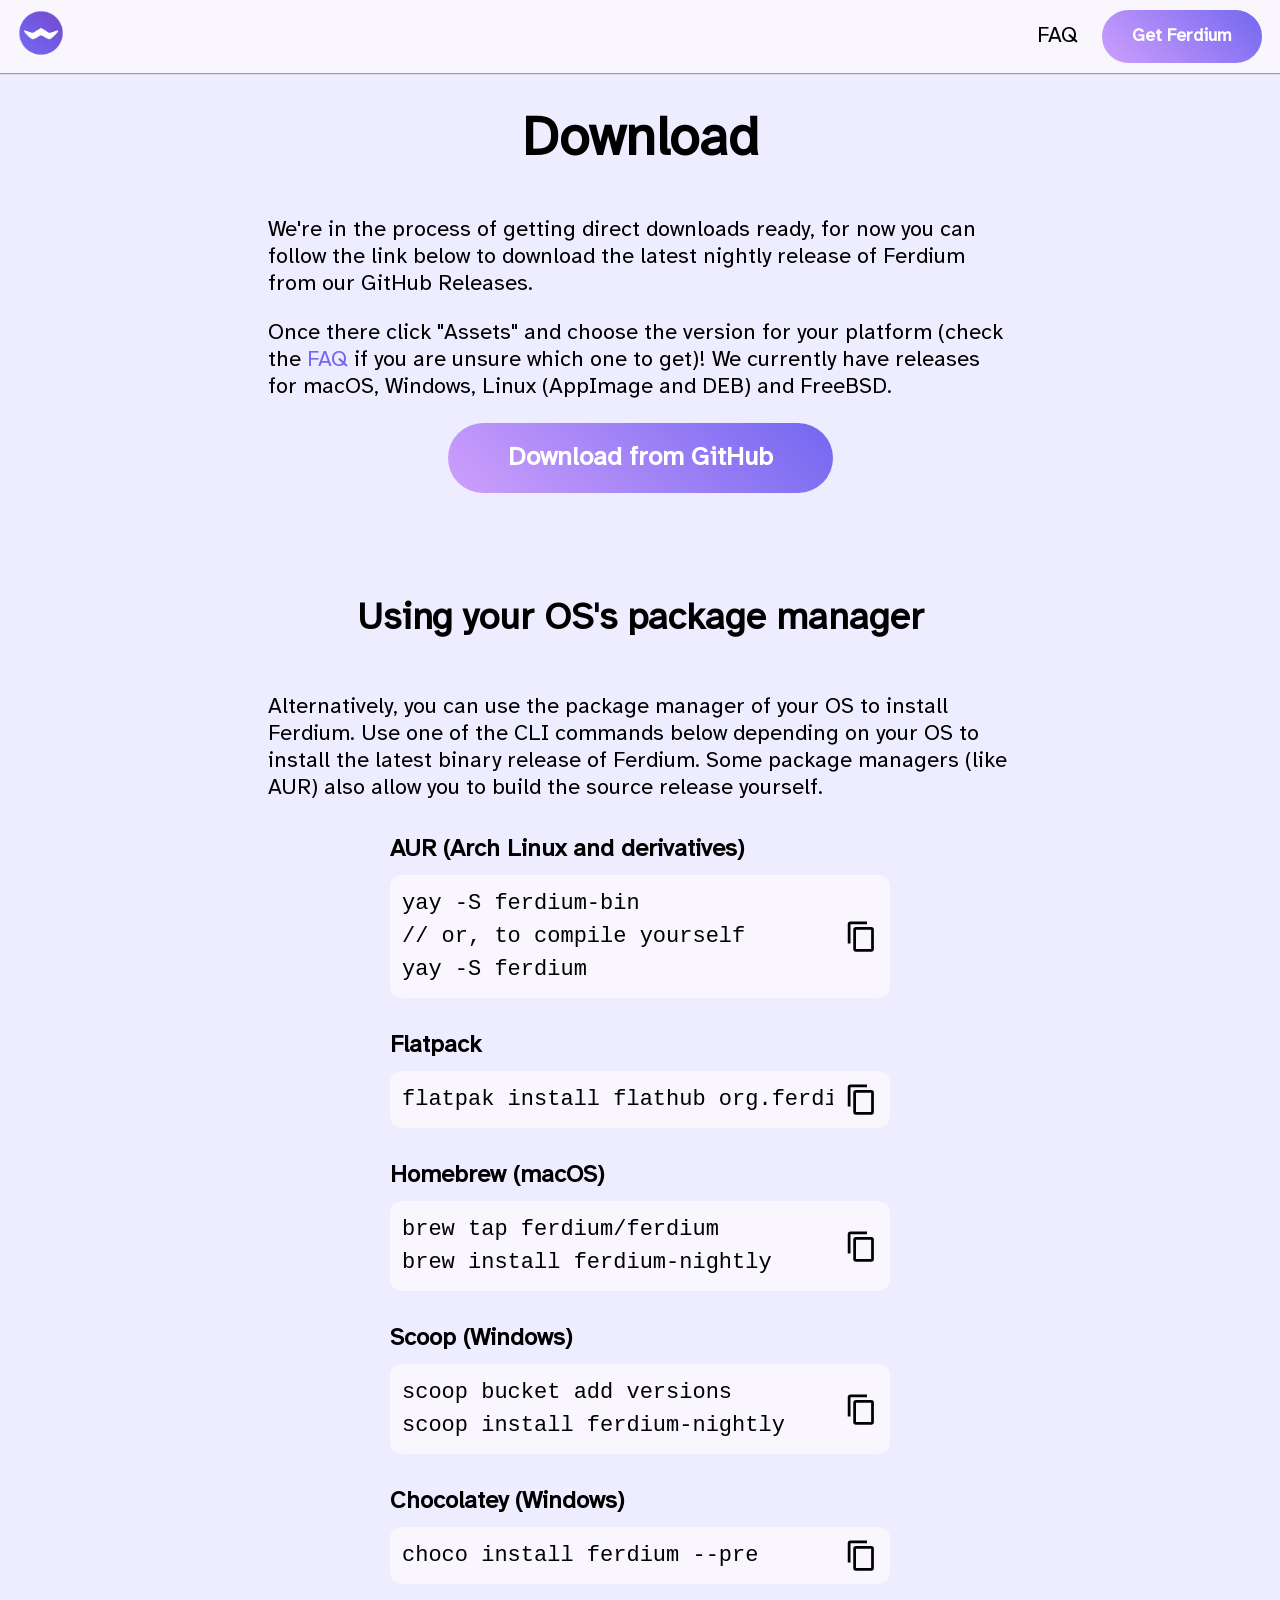
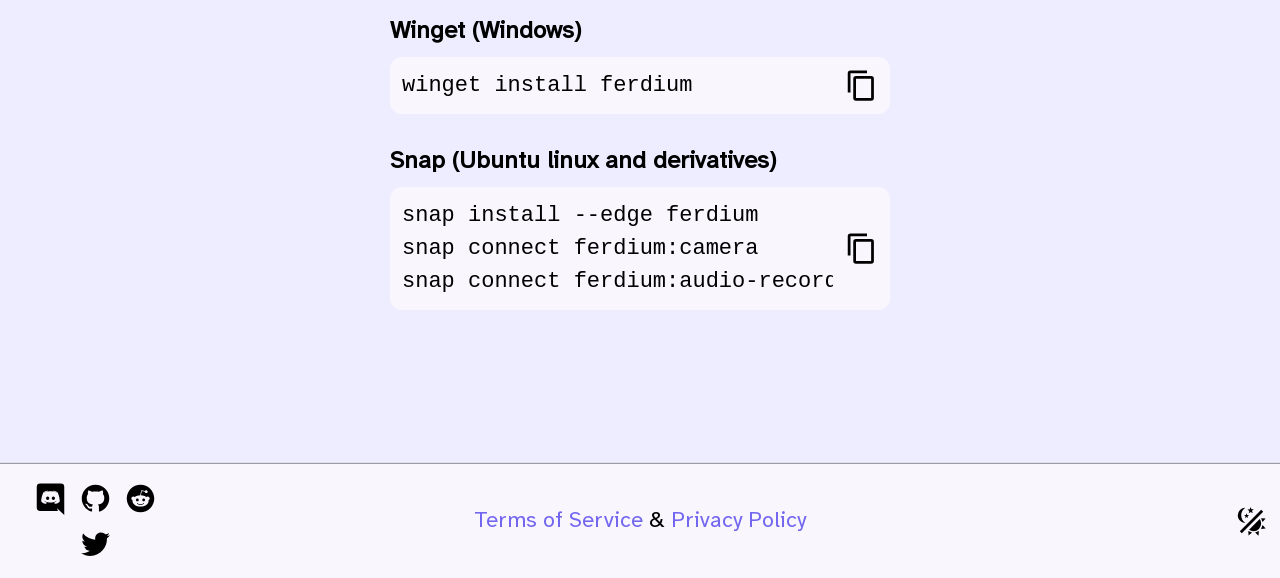
<file: download.html>
<!DOCTYPE html><html><head><meta name="viewport" content="width=device-width"/><meta charSet="utf-8"/><title>Ferdium | Download</title><meta name="description" content="Introducing a great productivity tool to keep all messaging, productivity, and online services in one place"/><meta name="next-head-count" content="4"/><link rel="preload" href="/_next/static/css/374f40fb42b7cc2e.css" as="style"/><link rel="stylesheet" href="/_next/static/css/374f40fb42b7cc2e.css" data-n-g=""/><link rel="preload" href="/_next/static/css/ec165384afb69f24.css" as="style"/><link rel="stylesheet" href="/_next/static/css/ec165384afb69f24.css" data-n-p=""/><noscript data-n-css=""></noscript><script defer="" nomodule="" src="/_next/static/chunks/polyfills-5cd94c89d3acac5f.js"></script><script src="/_next/static/chunks/webpack-69bfa6990bb9e155.js" defer=""></script><script src="/_next/static/chunks/framework-fc97f3f1282ce3ed.js" defer=""></script><script src="/_next/static/chunks/main-1452d81522d66bc9.js" defer=""></script><script src="/_next/static/chunks/pages/_app-734e6186b10cd950.js" defer=""></script><script src="/_next/static/chunks/b2e984c5-0b784b7dba96abb4.js" defer=""></script><script src="/_next/static/chunks/161-10cd737b9b960b92.js" defer=""></script><script src="/_next/static/chunks/pages/download-28f4f03a45d4402e.js" defer=""></script><script src="/_next/static/whQwC98ouJ91PuOp_o9-e/_buildManifest.js" defer=""></script><script src="/_next/static/whQwC98ouJ91PuOp_o9-e/_ssgManifest.js" defer=""></script><script src="/_next/static/whQwC98ouJ91PuOp_o9-e/_middlewareManifest.js" defer=""></script></head><body><div id="__next"><header id="Header_header__Kpax6"><nav id="Header_nav__SMZyC"><a aria-label="Home link" href="/"><div><span style="box-sizing:border-box;display:inline-block;overflow:hidden;width:initial;height:initial;background:none;opacity:1;border:0;margin:0;padding:0;position:relative;max-width:100%"><span style="box-sizing:border-box;display:block;width:initial;height:initial;background:none;opacity:1;border:0;margin:0;padding:0;max-width:100%"><img style="display:block;max-width:100%;width:initial;height:initial;background:none;opacity:1;border:0;margin:0;padding:0" alt="" aria-hidden="true" src="data:image/svg+xml,%3csvg%20xmlns=%27http://www.w3.org/2000/svg%27%20version=%271.1%27%20width=%2746%27%20height=%2746%27/%3e"/></span><img id="Header_logo__q5xpd" alt="" src="[data-uri]" decoding="async" data-nimg="intrinsic" style="position:absolute;top:0;left:0;bottom:0;right:0;box-sizing:border-box;padding:0;border:none;margin:auto;display:block;width:0;height:0;min-width:100%;max-width:100%;min-height:100%;max-height:100%"/><noscript><img id="Header_logo__q5xpd" alt="" srcSet="/_next/static/media/logo.9fc5c374.png 1x, /_next/static/media/logo.9fc5c374.png 2x" src="/_next/static/media/logo.9fc5c374.png" decoding="async" data-nimg="intrinsic" style="position:absolute;top:0;left:0;bottom:0;right:0;box-sizing:border-box;padding:0;border:none;margin:auto;display:block;width:0;height:0;min-width:100%;max-width:100%;min-height:100%;max-height:100%" loading="lazy"/></noscript></span></div></a><div class="Header_links__mnu_q"><a class="Link_neutral__h8btI" href="/faq">FAQ</a><a href="/download"><div class="Button_cta__miivv Button_large__Rfe70"><div>Get Ferdium</div></div></a></div></nav></header><main><section class="Section_section__BYVDj"><div style="flex-direction:column" class="Section_content___fVbw "><h1>Download</h1><div class="Download_copy__x0x2T"><p>We&#x27;re in the process of getting direct downloads ready, for now you can follow the link below to download the latest nightly release of Ferdium from our GitHub Releases.<!-- --> <!-- --></p><p>Once there click &quot;Assets&quot; and choose the version for your platform (check the<!-- --><a href="/faq"> FAQ </a> if you are unsure which one to get)! We currently have releases for macOS, Windows, Linux (AppImage and DEB) and FreeBSD.<!-- --></p></div><a href="https://github.com/ferdium/ferdium-app/releases/latest" target="_blank" rel="noreferrer noopener" class=""><button class="Button_cta__miivv Button_huge__E9Rvs"><div>Download from GitHub</div></button></a></div></section><section class="Section_section__BYVDj"><div style="flex-direction:column" class="Section_content___fVbw "><h2>Using your OS&#x27;s package manager</h2><p class="Download_copy__x0x2T">Alternatively, you can use the package manager of your OS to install Ferdium. Use one of the CLI commands below depending on your OS to install the latest binary release of Ferdium. Some package managers (like AUR) also allow you to build the source release yourself.</p><article class="CodeBlockSection_codeblocksection__1q2rv"><h3>AUR (Arch Linux and derivatives)</h3><div class="CodeBlock_codeblock__HQirC"><code class="CodeBlock_code__b_Dyd">yay -S ferdium-bin
// or, to compile yourself
yay -S ferdium</code><button class="Button_base__r2Zz5 Button_icon__CdeUa"><div><div style="display:flex;justify-content:center;align-content:center"><svg viewBox="0 0 24 24" style="margin:auto;width:1.5rem;height:1.5rem" role="presentation"><path d="M19,21H8V7H19M19,5H8A2,2 0 0,0 6,7V21A2,2 0 0,0 8,23H19A2,2 0 0,0 21,21V7A2,2 0 0,0 19,5M16,1H4A2,2 0 0,0 2,3V17H4V3H16V1Z" style="fill:currentColor"></path></svg></div></div></button></div></article><article class="CodeBlockSection_codeblocksection__1q2rv"><h3>Flatpack</h3><div class="CodeBlock_codeblock__HQirC"><code class="CodeBlock_code__b_Dyd">flatpak install flathub org.ferdium.Ferdium</code><button class="Button_base__r2Zz5 Button_icon__CdeUa"><div><div style="display:flex;justify-content:center;align-content:center"><svg viewBox="0 0 24 24" style="margin:auto;width:1.5rem;height:1.5rem" role="presentation"><path d="M19,21H8V7H19M19,5H8A2,2 0 0,0 6,7V21A2,2 0 0,0 8,23H19A2,2 0 0,0 21,21V7A2,2 0 0,0 19,5M16,1H4A2,2 0 0,0 2,3V17H4V3H16V1Z" style="fill:currentColor"></path></svg></div></div></button></div></article><article class="CodeBlockSection_codeblocksection__1q2rv"><h3>Homebrew (macOS)</h3><div class="CodeBlock_codeblock__HQirC"><code class="CodeBlock_code__b_Dyd">brew tap ferdium/ferdium
brew install ferdium-nightly</code><button class="Button_base__r2Zz5 Button_icon__CdeUa"><div><div style="display:flex;justify-content:center;align-content:center"><svg viewBox="0 0 24 24" style="margin:auto;width:1.5rem;height:1.5rem" role="presentation"><path d="M19,21H8V7H19M19,5H8A2,2 0 0,0 6,7V21A2,2 0 0,0 8,23H19A2,2 0 0,0 21,21V7A2,2 0 0,0 19,5M16,1H4A2,2 0 0,0 2,3V17H4V3H16V1Z" style="fill:currentColor"></path></svg></div></div></button></div></article><article class="CodeBlockSection_codeblocksection__1q2rv"><h3>Scoop (Windows)</h3><div class="CodeBlock_codeblock__HQirC"><code class="CodeBlock_code__b_Dyd">scoop bucket add versions
scoop install ferdium-nightly</code><button class="Button_base__r2Zz5 Button_icon__CdeUa"><div><div style="display:flex;justify-content:center;align-content:center"><svg viewBox="0 0 24 24" style="margin:auto;width:1.5rem;height:1.5rem" role="presentation"><path d="M19,21H8V7H19M19,5H8A2,2 0 0,0 6,7V21A2,2 0 0,0 8,23H19A2,2 0 0,0 21,21V7A2,2 0 0,0 19,5M16,1H4A2,2 0 0,0 2,3V17H4V3H16V1Z" style="fill:currentColor"></path></svg></div></div></button></div></article><article class="CodeBlockSection_codeblocksection__1q2rv"><h3>Chocolatey (Windows)</h3><div class="CodeBlock_codeblock__HQirC"><code class="CodeBlock_code__b_Dyd">choco install ferdium --pre</code><button class="Button_base__r2Zz5 Button_icon__CdeUa"><div><div style="display:flex;justify-content:center;align-content:center"><svg viewBox="0 0 24 24" style="margin:auto;width:1.5rem;height:1.5rem" role="presentation"><path d="M19,21H8V7H19M19,5H8A2,2 0 0,0 6,7V21A2,2 0 0,0 8,23H19A2,2 0 0,0 21,21V7A2,2 0 0,0 19,5M16,1H4A2,2 0 0,0 2,3V17H4V3H16V1Z" style="fill:currentColor"></path></svg></div></div></button></div></article><article class="CodeBlockSection_codeblocksection__1q2rv"><h3>Winget (Windows)</h3><div class="CodeBlock_codeblock__HQirC"><code class="CodeBlock_code__b_Dyd">winget install ferdium</code><button class="Button_base__r2Zz5 Button_icon__CdeUa"><div><div style="display:flex;justify-content:center;align-content:center"><svg viewBox="0 0 24 24" style="margin:auto;width:1.5rem;height:1.5rem" role="presentation"><path d="M19,21H8V7H19M19,5H8A2,2 0 0,0 6,7V21A2,2 0 0,0 8,23H19A2,2 0 0,0 21,21V7A2,2 0 0,0 19,5M16,1H4A2,2 0 0,0 2,3V17H4V3H16V1Z" style="fill:currentColor"></path></svg></div></div></button></div></article><article class="CodeBlockSection_codeblocksection__1q2rv"><h3>Snap (Ubuntu linux and derivatives)</h3><div class="CodeBlock_codeblock__HQirC"><code class="CodeBlock_code__b_Dyd">snap install --edge ferdium
snap connect ferdium:camera
snap connect ferdium:audio-record</code><button class="Button_base__r2Zz5 Button_icon__CdeUa"><div><div style="display:flex;justify-content:center;align-content:center"><svg viewBox="0 0 24 24" style="margin:auto;width:1.5rem;height:1.5rem" role="presentation"><path d="M19,21H8V7H19M19,5H8A2,2 0 0,0 6,7V21A2,2 0 0,0 8,23H19A2,2 0 0,0 21,21V7A2,2 0 0,0 19,5M16,1H4A2,2 0 0,0 2,3V17H4V3H16V1Z" style="fill:currentColor"></path></svg></div></div></button></div></article></div></section></main><footer id="Footer_footer__Ksopt"><div class="Footer_links__W8RrQ"><div class="CommunityLinks_links__E6F4L"><a href="https://discord.gg/jVv4Qns8pP" target="_blank" rel="noreferrer noopener" aria-label="Discord link" class="ExternalLink_neutral__H3BU1"><div style="display:flex;justify-content:center;align-content:center"><svg viewBox="0 0 24 24" style="margin:auto;width:1.5rem;height:1.5rem" role="presentation"><path d="M22,24L16.75,19L17.38,21H4.5A2.5,2.5 0 0,1 2,18.5V3.5A2.5,2.5 0 0,1 4.5,1H19.5A2.5,2.5 0 0,1 22,3.5V24M12,6.8C9.32,6.8 7.44,7.95 7.44,7.95C8.47,7.03 10.27,6.5 10.27,6.5L10.1,6.33C8.41,6.36 6.88,7.53 6.88,7.53C5.16,11.12 5.27,14.22 5.27,14.22C6.67,16.03 8.75,15.9 8.75,15.9L9.46,15C8.21,14.73 7.42,13.62 7.42,13.62C7.42,13.62 9.3,14.9 12,14.9C14.7,14.9 16.58,13.62 16.58,13.62C16.58,13.62 15.79,14.73 14.54,15L15.25,15.9C15.25,15.9 17.33,16.03 18.73,14.22C18.73,14.22 18.84,11.12 17.12,7.53C17.12,7.53 15.59,6.36 13.9,6.33L13.73,6.5C13.73,6.5 15.53,7.03 16.56,7.95C16.56,7.95 14.68,6.8 12,6.8M9.93,10.59C10.58,10.59 11.11,11.16 11.1,11.86C11.1,12.55 10.58,13.13 9.93,13.13C9.29,13.13 8.77,12.55 8.77,11.86C8.77,11.16 9.28,10.59 9.93,10.59M14.1,10.59C14.75,10.59 15.27,11.16 15.27,11.86C15.27,12.55 14.75,13.13 14.1,13.13C13.46,13.13 12.94,12.55 12.94,11.86C12.94,11.16 13.45,10.59 14.1,10.59Z" style="fill:currentColor"></path></svg></div></a><a href="https://github.com/ferdium/ferdium-app" target="_blank" rel="noreferrer noopener" aria-label="GitHub link" class="ExternalLink_neutral__H3BU1"><div style="display:flex;justify-content:center;align-content:center"><svg viewBox="0 0 24 24" style="margin:auto;width:1.5rem;height:1.5rem" role="presentation"><path d="M12,2A10,10 0 0,0 2,12C2,16.42 4.87,20.17 8.84,21.5C9.34,21.58 9.5,21.27 9.5,21C9.5,20.77 9.5,20.14 9.5,19.31C6.73,19.91 6.14,17.97 6.14,17.97C5.68,16.81 5.03,16.5 5.03,16.5C4.12,15.88 5.1,15.9 5.1,15.9C6.1,15.97 6.63,16.93 6.63,16.93C7.5,18.45 8.97,18 9.54,17.76C9.63,17.11 9.89,16.67 10.17,16.42C7.95,16.17 5.62,15.31 5.62,11.5C5.62,10.39 6,9.5 6.65,8.79C6.55,8.54 6.2,7.5 6.75,6.15C6.75,6.15 7.59,5.88 9.5,7.17C10.29,6.95 11.15,6.84 12,6.84C12.85,6.84 13.71,6.95 14.5,7.17C16.41,5.88 17.25,6.15 17.25,6.15C17.8,7.5 17.45,8.54 17.35,8.79C18,9.5 18.38,10.39 18.38,11.5C18.38,15.32 16.04,16.16 13.81,16.41C14.17,16.72 14.5,17.33 14.5,18.26C14.5,19.6 14.5,20.68 14.5,21C14.5,21.27 14.66,21.59 15.17,21.5C19.14,20.16 22,16.42 22,12A10,10 0 0,0 12,2Z" style="fill:currentColor"></path></svg></div></a><a href="https://www.reddit.com/r/ferdium" target="_blank" rel="noreferrer noopener" aria-label="Reddit link" class="ExternalLink_neutral__H3BU1"><div style="display:flex;justify-content:center;align-content:center"><svg viewBox="0 0 24 24" style="margin:auto;width:1.5rem;height:1.5rem" role="presentation"><path d="M14.5 15.41C14.58 15.5 14.58 15.69 14.5 15.8C13.77 16.5 12.41 16.56 12 16.56C11.61 16.56 10.25 16.5 9.54 15.8C9.44 15.69 9.44 15.5 9.54 15.41C9.65 15.31 9.82 15.31 9.92 15.41C10.38 15.87 11.33 16 12 16C12.69 16 13.66 15.87 14.1 15.41C14.21 15.31 14.38 15.31 14.5 15.41M10.75 13.04C10.75 12.47 10.28 12 9.71 12C9.14 12 8.67 12.47 8.67 13.04C8.67 13.61 9.14 14.09 9.71 14.08C10.28 14.08 10.75 13.61 10.75 13.04M14.29 12C13.72 12 13.25 12.5 13.25 13.05S13.72 14.09 14.29 14.09C14.86 14.09 15.33 13.61 15.33 13.05C15.33 12.5 14.86 12 14.29 12M22 12C22 17.5 17.5 22 12 22S2 17.5 2 12C2 6.5 6.5 2 12 2S22 6.5 22 12M18.67 12C18.67 11.19 18 10.54 17.22 10.54C16.82 10.54 16.46 10.7 16.2 10.95C15.2 10.23 13.83 9.77 12.3 9.71L12.97 6.58L15.14 7.05C15.16 7.6 15.62 8.04 16.18 8.04C16.75 8.04 17.22 7.57 17.22 7C17.22 6.43 16.75 5.96 16.18 5.96C15.77 5.96 15.41 6.2 15.25 6.55L12.82 6.03C12.75 6 12.68 6.03 12.63 6.07C12.57 6.11 12.54 6.17 12.53 6.24L11.79 9.72C10.24 9.77 8.84 10.23 7.82 10.96C7.56 10.71 7.2 10.56 6.81 10.56C6 10.56 5.35 11.21 5.35 12C5.35 12.61 5.71 13.11 6.21 13.34C6.19 13.5 6.18 13.62 6.18 13.78C6.18 16 8.79 17.85 12 17.85C15.23 17.85 17.85 16.03 17.85 13.78C17.85 13.64 17.84 13.5 17.81 13.34C18.31 13.11 18.67 12.6 18.67 12Z" style="fill:currentColor"></path></svg></div></a><a href="https://twitter.com/ferdiumteam" target="_blank" rel="noreferrer noopener" aria-label="Twitter link" class="ExternalLink_neutral__H3BU1"><div style="display:flex;justify-content:center;align-content:center"><svg viewBox="0 0 24 24" style="margin:auto;width:1.5rem;height:1.5rem" role="presentation"><path d="M22.46,6C21.69,6.35 20.86,6.58 20,6.69C20.88,6.16 21.56,5.32 21.88,4.31C21.05,4.81 20.13,5.16 19.16,5.36C18.37,4.5 17.26,4 16,4C13.65,4 11.73,5.92 11.73,8.29C11.73,8.63 11.77,8.96 11.84,9.27C8.28,9.09 5.11,7.38 3,4.79C2.63,5.42 2.42,6.16 2.42,6.94C2.42,8.43 3.17,9.75 4.33,10.5C3.62,10.5 2.96,10.3 2.38,10C2.38,10 2.38,10 2.38,10.03C2.38,12.11 3.86,13.85 5.82,14.24C5.46,14.34 5.08,14.39 4.69,14.39C4.42,14.39 4.15,14.36 3.89,14.31C4.43,16 6,17.26 7.89,17.29C6.43,18.45 4.58,19.13 2.56,19.13C2.22,19.13 1.88,19.11 1.54,19.07C3.44,20.29 5.7,21 8.12,21C16,21 20.33,14.46 20.33,8.79C20.33,8.6 20.33,8.42 20.32,8.23C21.16,7.63 21.88,6.87 22.46,6Z" style="fill:currentColor"></path></svg></div></a></div></div><div class="Footer_legal__5lBiC"><a href="/terms-of-service">Terms of Service</a><div> &amp; </div><a href="/privacy-policy">Privacy Policy</a></div><div class="Footer_darkmode__tYgMA"><button class="Button_base__r2Zz5 Button_icon__CdeUa" aria-label="Switch theme"><div><div style="display:flex;justify-content:center;align-content:center"><svg viewBox="0 0 24 24" style="margin:auto;width:1.5rem;height:1.5rem" role="presentation"><path d="M7.5,2C5.71,3.15 4.5,5.18 4.5,7.5C4.5,9.82 5.71,11.85 7.53,13C4.46,13 2,10.54 2,7.5A5.5,5.5 0 0,1 7.5,2M19.07,3.5L20.5,4.93L4.93,20.5L3.5,19.07L19.07,3.5M12.89,5.93L11.41,5L9.97,6L10.39,4.3L9,3.24L10.75,3.12L11.33,1.47L12,3.1L13.73,3.13L12.38,4.26L12.89,5.93M9.59,9.54L8.43,8.81L7.31,9.59L7.65,8.27L6.56,7.44L7.92,7.35L8.37,6.06L8.88,7.33L10.24,7.36L9.19,8.23L9.59,9.54M19,13.5A5.5,5.5 0 0,1 13.5,19C12.28,19 11.15,18.6 10.24,17.93L17.93,10.24C18.6,11.15 19,12.28 19,13.5M14.6,20.08L17.37,18.93L17.13,22.28L14.6,20.08M18.93,17.38L20.08,14.61L22.28,17.15L18.93,17.38M20.08,12.42L18.94,9.64L22.28,9.88L20.08,12.42M9.63,18.93L12.4,20.08L9.87,22.27L9.63,18.93Z" style="fill:currentColor"></path></svg></div></div></button></div></footer></div><script id="__NEXT_DATA__" type="application/json">{"props":{"pageProps":{}},"page":"/download","query":{},"buildId":"whQwC98ouJ91PuOp_o9-e","nextExport":true,"autoExport":true,"isFallback":false,"scriptLoader":[]}</script></body></html>
</file>
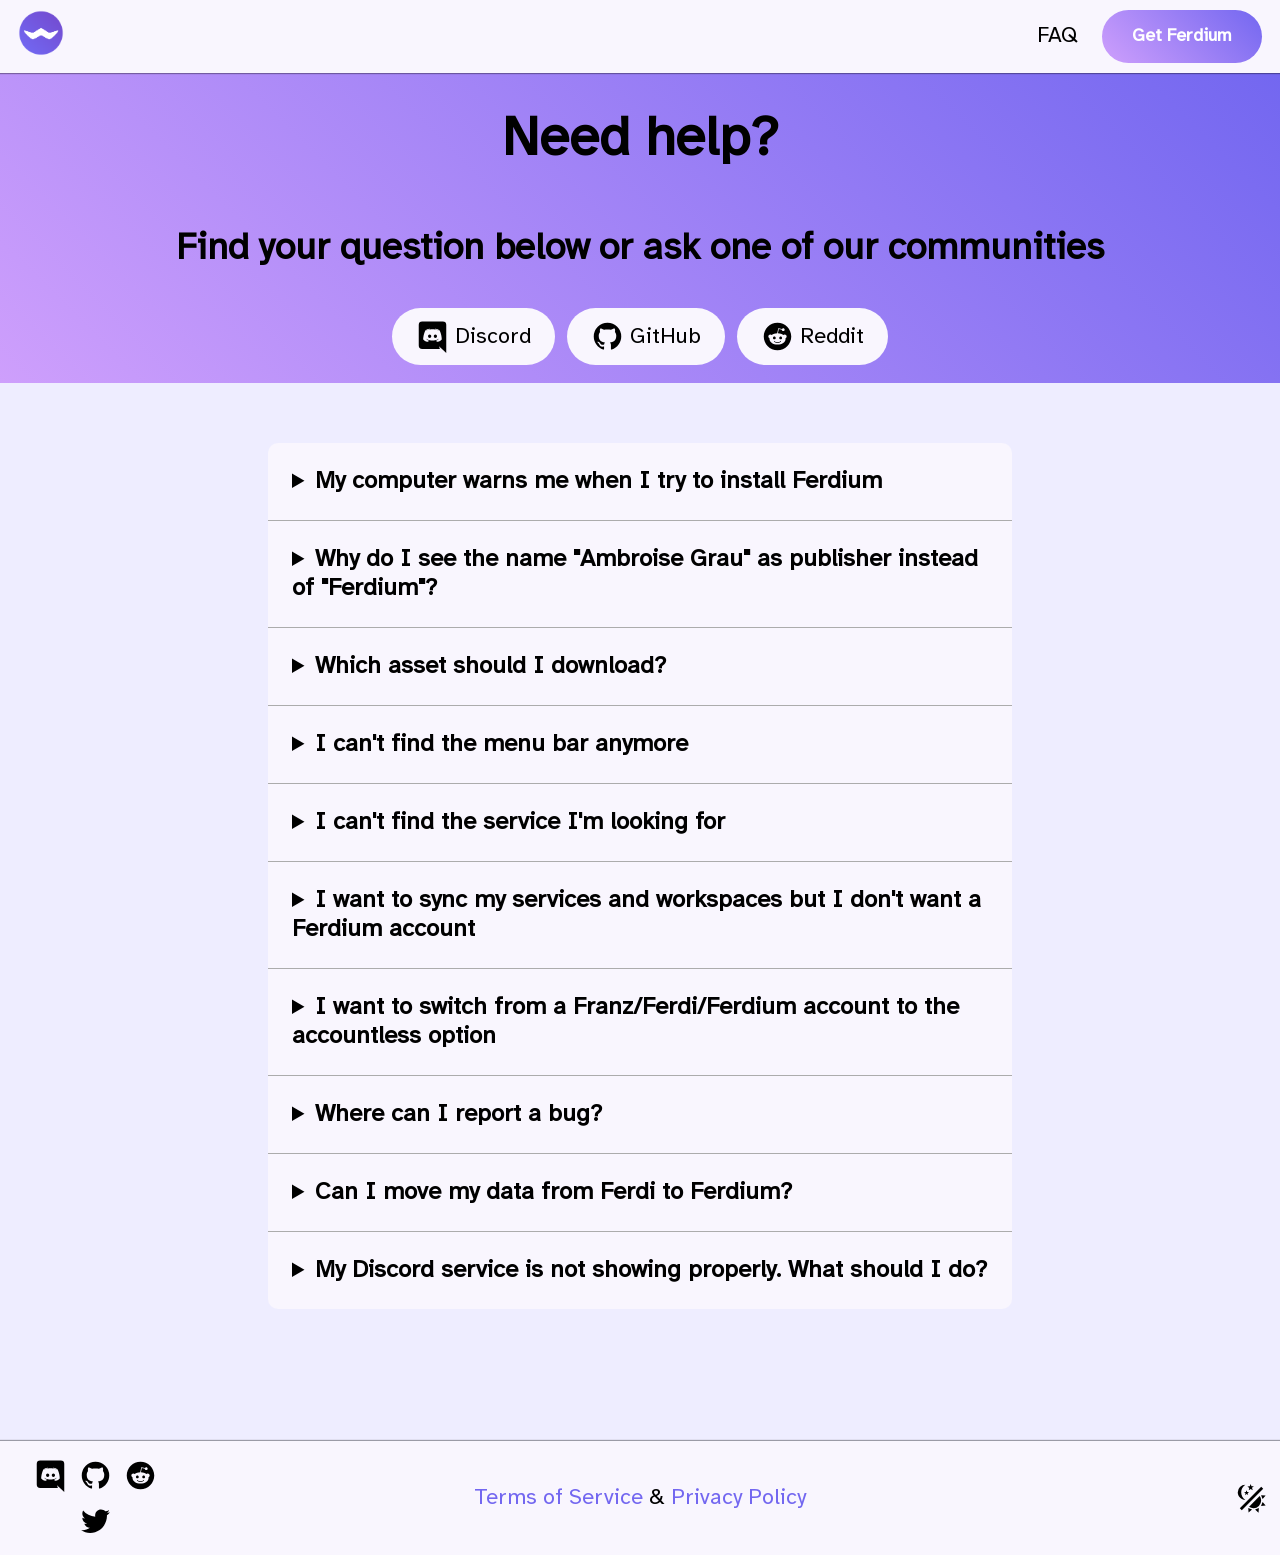
<file: faq.html>
<!DOCTYPE html><html><head><meta charSet="utf-8"/><meta name="viewport" content="width=device-width"/><meta name="next-head-count" content="2"/><link rel="preload" href="/_next/static/css/374f40fb42b7cc2e.css" as="style"/><link rel="stylesheet" href="/_next/static/css/374f40fb42b7cc2e.css" data-n-g=""/><link rel="preload" href="/_next/static/css/574dc3f3e1169203.css" as="style"/><link rel="stylesheet" href="/_next/static/css/574dc3f3e1169203.css" data-n-p=""/><noscript data-n-css=""></noscript><script defer="" nomodule="" src="/_next/static/chunks/polyfills-5cd94c89d3acac5f.js"></script><script src="/_next/static/chunks/webpack-69bfa6990bb9e155.js" defer=""></script><script src="/_next/static/chunks/framework-fc97f3f1282ce3ed.js" defer=""></script><script src="/_next/static/chunks/main-1452d81522d66bc9.js" defer=""></script><script src="/_next/static/chunks/pages/_app-734e6186b10cd950.js" defer=""></script><script src="/_next/static/chunks/b2e984c5-0b784b7dba96abb4.js" defer=""></script><script src="/_next/static/chunks/161-10cd737b9b960b92.js" defer=""></script><script src="/_next/static/chunks/pages/faq-ae318063eaac1b43.js" defer=""></script><script src="/_next/static/whQwC98ouJ91PuOp_o9-e/_buildManifest.js" defer=""></script><script src="/_next/static/whQwC98ouJ91PuOp_o9-e/_ssgManifest.js" defer=""></script><script src="/_next/static/whQwC98ouJ91PuOp_o9-e/_middlewareManifest.js" defer=""></script></head><body><div id="__next"><header id="Header_header__Kpax6"><nav id="Header_nav__SMZyC"><a aria-label="Home link" href="/"><div><span style="box-sizing:border-box;display:inline-block;overflow:hidden;width:initial;height:initial;background:none;opacity:1;border:0;margin:0;padding:0;position:relative;max-width:100%"><span style="box-sizing:border-box;display:block;width:initial;height:initial;background:none;opacity:1;border:0;margin:0;padding:0;max-width:100%"><img style="display:block;max-width:100%;width:initial;height:initial;background:none;opacity:1;border:0;margin:0;padding:0" alt="" aria-hidden="true" src="data:image/svg+xml,%3csvg%20xmlns=%27http://www.w3.org/2000/svg%27%20version=%271.1%27%20width=%2746%27%20height=%2746%27/%3e"/></span><img id="Header_logo__q5xpd" alt="" src="[data-uri]" decoding="async" data-nimg="intrinsic" style="position:absolute;top:0;left:0;bottom:0;right:0;box-sizing:border-box;padding:0;border:none;margin:auto;display:block;width:0;height:0;min-width:100%;max-width:100%;min-height:100%;max-height:100%"/><noscript><img id="Header_logo__q5xpd" alt="" srcSet="/_next/static/media/logo.9fc5c374.png 1x, /_next/static/media/logo.9fc5c374.png 2x" src="/_next/static/media/logo.9fc5c374.png" decoding="async" data-nimg="intrinsic" style="position:absolute;top:0;left:0;bottom:0;right:0;box-sizing:border-box;padding:0;border:none;margin:auto;display:block;width:0;height:0;min-width:100%;max-width:100%;min-height:100%;max-height:100%" loading="lazy"/></noscript></span></div></a><div class="Header_links__mnu_q"><a class="Link_neutral__h8btI" href="/faq">FAQ</a><a href="/download"><div class="Button_cta__miivv Button_large__Rfe70"><div>Get Ferdium</div></div></a></div></nav></header><main><section class="Section_section__BYVDj"><div class="Section_brand__1PtA1"></div><div style="flex-direction:column" class="Section_content___fVbw  Section_wide__MZgDs"><h1>Need help?</h1><h2>Find your question below or ask one of our communities</h2><div class="CommunityLinks_links__E6F4L"><a href="https://discord.gg/jVv4Qns8pP" target="_blank" rel="noreferrer noopener" class="ExternalLink_neutral__H3BU1"><div class="Button_base__r2Zz5"><div class="Button_prefix__XgS2V"><div style="display:flex;justify-content:center;align-content:center"><svg viewBox="0 0 24 24" style="margin:auto;width:1.5rem;height:1.5rem" role="presentation"><path d="M22,24L16.75,19L17.38,21H4.5A2.5,2.5 0 0,1 2,18.5V3.5A2.5,2.5 0 0,1 4.5,1H19.5A2.5,2.5 0 0,1 22,3.5V24M12,6.8C9.32,6.8 7.44,7.95 7.44,7.95C8.47,7.03 10.27,6.5 10.27,6.5L10.1,6.33C8.41,6.36 6.88,7.53 6.88,7.53C5.16,11.12 5.27,14.22 5.27,14.22C6.67,16.03 8.75,15.9 8.75,15.9L9.46,15C8.21,14.73 7.42,13.62 7.42,13.62C7.42,13.62 9.3,14.9 12,14.9C14.7,14.9 16.58,13.62 16.58,13.62C16.58,13.62 15.79,14.73 14.54,15L15.25,15.9C15.25,15.9 17.33,16.03 18.73,14.22C18.73,14.22 18.84,11.12 17.12,7.53C17.12,7.53 15.59,6.36 13.9,6.33L13.73,6.5C13.73,6.5 15.53,7.03 16.56,7.95C16.56,7.95 14.68,6.8 12,6.8M9.93,10.59C10.58,10.59 11.11,11.16 11.1,11.86C11.1,12.55 10.58,13.13 9.93,13.13C9.29,13.13 8.77,12.55 8.77,11.86C8.77,11.16 9.28,10.59 9.93,10.59M14.1,10.59C14.75,10.59 15.27,11.16 15.27,11.86C15.27,12.55 14.75,13.13 14.1,13.13C13.46,13.13 12.94,12.55 12.94,11.86C12.94,11.16 13.45,10.59 14.1,10.59Z" style="fill:currentColor"></path></svg></div></div><div>Discord</div></div></a><a href="https://github.com/ferdium/ferdium-app" target="_blank" rel="noreferrer noopener" class="ExternalLink_neutral__H3BU1"><div class="Button_base__r2Zz5"><div class="Button_prefix__XgS2V"><div style="display:flex;justify-content:center;align-content:center"><svg viewBox="0 0 24 24" style="margin:auto;width:1.5rem;height:1.5rem" role="presentation"><path d="M12,2A10,10 0 0,0 2,12C2,16.42 4.87,20.17 8.84,21.5C9.34,21.58 9.5,21.27 9.5,21C9.5,20.77 9.5,20.14 9.5,19.31C6.73,19.91 6.14,17.97 6.14,17.97C5.68,16.81 5.03,16.5 5.03,16.5C4.12,15.88 5.1,15.9 5.1,15.9C6.1,15.97 6.63,16.93 6.63,16.93C7.5,18.45 8.97,18 9.54,17.76C9.63,17.11 9.89,16.67 10.17,16.42C7.95,16.17 5.62,15.31 5.62,11.5C5.62,10.39 6,9.5 6.65,8.79C6.55,8.54 6.2,7.5 6.75,6.15C6.75,6.15 7.59,5.88 9.5,7.17C10.29,6.95 11.15,6.84 12,6.84C12.85,6.84 13.71,6.95 14.5,7.17C16.41,5.88 17.25,6.15 17.25,6.15C17.8,7.5 17.45,8.54 17.35,8.79C18,9.5 18.38,10.39 18.38,11.5C18.38,15.32 16.04,16.16 13.81,16.41C14.17,16.72 14.5,17.33 14.5,18.26C14.5,19.6 14.5,20.68 14.5,21C14.5,21.27 14.66,21.59 15.17,21.5C19.14,20.16 22,16.42 22,12A10,10 0 0,0 12,2Z" style="fill:currentColor"></path></svg></div></div><div>GitHub</div></div></a><a href="https://www.reddit.com/r/ferdium" target="_blank" rel="noreferrer noopener" class="ExternalLink_neutral__H3BU1"><div class="Button_base__r2Zz5"><div class="Button_prefix__XgS2V"><div style="display:flex;justify-content:center;align-content:center"><svg viewBox="0 0 24 24" style="margin:auto;width:1.5rem;height:1.5rem" role="presentation"><path d="M14.5 15.41C14.58 15.5 14.58 15.69 14.5 15.8C13.77 16.5 12.41 16.56 12 16.56C11.61 16.56 10.25 16.5 9.54 15.8C9.44 15.69 9.44 15.5 9.54 15.41C9.65 15.31 9.82 15.31 9.92 15.41C10.38 15.87 11.33 16 12 16C12.69 16 13.66 15.87 14.1 15.41C14.21 15.31 14.38 15.31 14.5 15.41M10.75 13.04C10.75 12.47 10.28 12 9.71 12C9.14 12 8.67 12.47 8.67 13.04C8.67 13.61 9.14 14.09 9.71 14.08C10.28 14.08 10.75 13.61 10.75 13.04M14.29 12C13.72 12 13.25 12.5 13.25 13.05S13.72 14.09 14.29 14.09C14.86 14.09 15.33 13.61 15.33 13.05C15.33 12.5 14.86 12 14.29 12M22 12C22 17.5 17.5 22 12 22S2 17.5 2 12C2 6.5 6.5 2 12 2S22 6.5 22 12M18.67 12C18.67 11.19 18 10.54 17.22 10.54C16.82 10.54 16.46 10.7 16.2 10.95C15.2 10.23 13.83 9.77 12.3 9.71L12.97 6.58L15.14 7.05C15.16 7.6 15.62 8.04 16.18 8.04C16.75 8.04 17.22 7.57 17.22 7C17.22 6.43 16.75 5.96 16.18 5.96C15.77 5.96 15.41 6.2 15.25 6.55L12.82 6.03C12.75 6 12.68 6.03 12.63 6.07C12.57 6.11 12.54 6.17 12.53 6.24L11.79 9.72C10.24 9.77 8.84 10.23 7.82 10.96C7.56 10.71 7.2 10.56 6.81 10.56C6 10.56 5.35 11.21 5.35 12C5.35 12.61 5.71 13.11 6.21 13.34C6.19 13.5 6.18 13.62 6.18 13.78C6.18 16 8.79 17.85 12 17.85C15.23 17.85 17.85 16.03 17.85 13.78C17.85 13.64 17.84 13.5 17.81 13.34C18.31 13.11 18.67 12.6 18.67 12Z" style="fill:currentColor"></path></svg></div></div><div>Reddit</div></div></a></div></div></section><section class="Section_section__BYVDj"><div style="flex-direction:column" class="Section_content___fVbw "><details class="FAQEntry_entry__EYhkE"><summary><h3 style="display:inline">My computer warns me when I try to install Ferdium</h3></summary><article>Even though Ferdium code is signed through the appropriate certificates, some warnings may still appear.<!-- --><details><summary>On MacOS:</summary>Any app that has been downloaded from internet will give you a warning asking you to confirm its opening. You can read on that popup that the app has been checked for malware by Apple which did not find any. This means that the software has been submitted to Apple as part of the build process to be notarized. You can thus safely ignore this warning and open the app.<!-- --></details><br/><details><summary>On Windows:</summary>You might see the Windows SmartScreen appear, telling you that &quot;Windows protected your PC&quot; by preventing an unrecognised app from starting. You have the option to click on &quot;More Info&quot; which will display the app name as well as the publisher name. Verify that the app is indeed &quot;Ferdium&quot; and that Publisher corresponds to &quot;Ambroise Grau&quot; (more details below). You can then safely click on &quot;Run anyway&quot; and use the app. If you inadvertently clicked on &quot;Don&#x27;t run&quot;, you won&#x27;t be presented with SmartScreen another time. You can however right-click on the executable to go into the file&#x27;s properties and tick the &quot;Unblock&quot; box at the bottom of the window, which will allow its execution by double-click once again.<!-- --></details></article></details><details class="FAQEntry_entry__EYhkE"><summary><h3 style="display:inline">Why do I see the name &quot;Ambroise Grau&quot; as publisher instead of &quot;Ferdium&quot;?</h3></summary><article>Since Ferdium is not recognised as a legal entity, it is not possible to obtain certificates under the organisation&#x27;s name. For this reason, the certificates to sign releases for both MacOS and Windows have been taken under the personal name of one of the project maintainers, namely &quot;Ambroise Grau&quot;. This is the name that should appear when verifying the certificate or the publisher name of the software.<!-- --></article></details><details class="FAQEntry_entry__EYhkE"><summary><h3 style="display:inline">Which asset should I download?</h3></summary><article>All the assets are named under the following convention: `Ferdium-&lt;target_os&gt;[-&lt;os_option&gt;]-&lt;version_with_channel&gt;[-&lt;target_arch&gt;].&lt;extension&gt;`. More precisely for the different OS, you should choose the file appropriately as follows:<!-- --><details><summary>For MacOS:</summary>You first need to know if you are using a computer running one of the intel chip or one of the more recent arm chip (developed only by Apple and called M1 or M2). If you do not know it, check the value in `Menu-&gt;About this Mac`. If you have an arm chip you need to look for the assets that contain `arm64` in their name. There are then two choices: the first one is to download the appropriate file named `Ferdium-mac-bundle-6.x.x*.zip` which will unzip to give you the application directly; whilst the second choice is to get the file `Ferdium-mac-6.x.x*.dmg` which will mount and allow you to drag the application into your `Applications` folder. Both options are valid (though using the dmg is recommended) as long as you make sure to take the asset corresponding to your processor.<!-- --></details><br/><details><summary>For Windows:</summary>There are 3 types of assets that can be downloaded to get Ferdium on Windows:<!-- --><ol><li>The automatic installer (recommended): the asset named `Ferdium-win-AutoSetup-6.x.x-*.exe`. This installer is appropriate for all architectures (x64, arm64 and x86). After launching the executable, this will install Ferdium and all its configuration into the AppData\Local folder without prompt.</li><li>The msi installer: named `Ferdium-win-Installer-6.x.x-*.msi`, this installer allows for a few additional options when installing the app compared to the automatic installer. Since it depends on the architecture you are running, you must take the one corresponding to your processor type, by selecting the one whose name finishes with `-ia32.msi` if you are still running on a 32bit system; or the one whose name ends with `-x64` otherwise. Note that if you are running on arm64, it is better for you to use the AutoSetup.</li><li>The portable version: corresponds to the asset named `Ferdium-win-Portable-6.x.x*.exe`. This is a standalone application that will create the configuration folder in the folder where the executable lies instead of storing it into AppData. You can either choose the universal version, or one that corresponds to your architecture (names ending with `-ia32.exe`, `-x64.exe` or `-arm64.exe`)</li></ol></details><br/><details><summary>For Linux:</summary>The `Ferdium-6.x.x-*.AppImage` is a binary that can be executed immediately and that does not necessitate any installation. Alongside this, there are multiple package files for different types of Linux distributions, such as `.freebsd`, `.rpm` and `.deb` (the latter having multiple available architecture). All of these configure their local configuration into the home folder.<!-- --></details><br/>For any developer that wants to build from source, the code is also directly available for each release the app can be built simply by running the appropriate scripts found in the `script` folder (assuming that the environment has been set up correctly).<!-- --></article></details><details class="FAQEntry_entry__EYhkE"><summary><h3 style="display:inline">I can&#x27;t find the menu bar anymore</h3></summary><article>Not seeing the menu bar (File, Edit, View, Etc.) might mean that it is hidden, and it can be found by pressing &quot;Alt&quot;.<!-- --><br/>If you want to prevent it from auto-hiding again, un-tick the option:<!-- --><br/> &quot;View &gt; auto-hide menu bar&quot;<!-- --></article></details><details class="FAQEntry_entry__EYhkE"><summary><h3 style="display:inline">I can&#x27;t find the service I&#x27;m looking for</h3></summary><article>The &quot;Custom Website&quot; service allows you to add your own website and with the icon of your choosing!<!-- --><br/><br/>If you want to help the and add your service to the official Ferdium services, you can do so by contributing to<!-- --> <!-- --><a href="https://github.com/ferdium/ferdium-recipes" target="_blank" rel="noreferrer noopener" class="">Ferdium Recipes.</a></article></details><details class="FAQEntry_entry__EYhkE"><summary><h3 style="display:inline">I want to sync my services and workspaces but I don&#x27;t want a Ferdium account</h3></summary><article>You can host your own server with<!-- --> <!-- --><a href="https://github.com/ferdium/ferdium-server" target="_blank" rel="noreferrer noopener" class="">Ferdium Server,</a> <!-- -->which allows you to create your own account. If you chose the accountless option when signing up in Ferdium for the first time, you can follow<!-- --> <!-- --><a href="https://github.com/ferdium/ferdium-app/blob/develop/INTERNAL_SERVER.md#exporting-backups" target="_blank" rel="noreferrer noopener" class="">these steps</a> <!-- -->to create backups manually.<!-- --></article></details><details class="FAQEntry_entry__EYhkE"><summary><h3 style="display:inline">I want to switch from a Franz/Ferdi/Ferdium account to the accountless option</h3></summary><article>This is a great idea since it looks like you don&#x27;t want your data to be stored on someone else&#x27;s cloud. It also means that you can be shielded from any outages (both voluntary and involuntary) of the server in question. All you will need to do is to take a backup of your settings from your current server (answered in the above faq), and then logout in Ferdium, and choose the appropriate button in the login page. Once you get into the accountless option, you can follow the similar instructions as above to import your configurations, services and workspaces.<!-- --></article></details><details class="FAQEntry_entry__EYhkE"><summary><h3 style="display:inline">Where can I report a bug?</h3></summary><article>First, see if your problem has already been reported by searching for it in our Issue Tracker.<!-- --><br/>If you can&#x27;t find it, report it below!<!-- --><br/><br/><table class="Table_table__7K1GM"><thead class="Table_thead__8i891"><tr><th class="Table_th__FezXe">Ferdium Client</th><th class="Table_th__FezXe">Ferdium Server</th></tr></thead><tbody><tr><td class="Table_td__bCYKn"><a href="https://github.com/ferdium/ferdium-app/issues" target="_blank" rel="noreferrer noopener" class="">Issue Tracker</a></td><td class="Table_td__bCYKn"><a href="https://github.com/ferdium/ferdium-server/issues" target="_blank" rel="noreferrer noopener" class="">Issue Tracker</a></td></tr><tr><td class="Table_td__bCYKn"><a href="https://github.com/ferdium/ferdium-app/issues/new/choose" target="_blank" rel="noreferrer noopener" class="">Report</a></td><td class="Table_td__bCYKn"><a href="https://github.com/ferdium/ferdium-server/issues/new" target="_blank" rel="noreferrer noopener" class="">Report</a></td></tr></tbody></table></article></details><details class="FAQEntry_entry__EYhkE"><summary><h3 style="display:inline">Can I move my data from Ferdi to Ferdium?</h3></summary><article>Yes you can! Follow<!-- --> <!-- --><a href="https://github.com/ferdium/ferdi/blob/main/MIGRATION.md" target="_blank" rel="noreferrer noopener" class="">this</a> <!-- -->guide.<!-- --></article></details><details class="FAQEntry_entry__EYhkE"><summary><h3 style="display:inline">My Discord service is not showing properly. What should I do?</h3></summary><article>This is because of the User Agent within the service. Discord thinks you are on a mobile site instead of a desktop site.<!-- --><br/>It can be solved by right-clicking on the discord service that you are using from the sidebar and choosing `Edit`. Scroll down and update the `User Agent`. A full list of User Agents can be found<!-- --> <!-- --><a href="https://developers.whatismybrowser.com/useragents/explore/" target="_blank" rel="noreferrer noopener" class="">here.</a> <!-- --></article></details></div></section></main><footer id="Footer_footer__Ksopt"><div class="Footer_links__W8RrQ"><div class="CommunityLinks_links__E6F4L"><a href="https://discord.gg/jVv4Qns8pP" target="_blank" rel="noreferrer noopener" aria-label="Discord link" class="ExternalLink_neutral__H3BU1"><div style="display:flex;justify-content:center;align-content:center"><svg viewBox="0 0 24 24" style="margin:auto;width:1.5rem;height:1.5rem" role="presentation"><path d="M22,24L16.75,19L17.38,21H4.5A2.5,2.5 0 0,1 2,18.5V3.5A2.5,2.5 0 0,1 4.5,1H19.5A2.5,2.5 0 0,1 22,3.5V24M12,6.8C9.32,6.8 7.44,7.95 7.44,7.95C8.47,7.03 10.27,6.5 10.27,6.5L10.1,6.33C8.41,6.36 6.88,7.53 6.88,7.53C5.16,11.12 5.27,14.22 5.27,14.22C6.67,16.03 8.75,15.9 8.75,15.9L9.46,15C8.21,14.73 7.42,13.62 7.42,13.62C7.42,13.62 9.3,14.9 12,14.9C14.7,14.9 16.58,13.62 16.58,13.62C16.58,13.62 15.79,14.73 14.54,15L15.25,15.9C15.25,15.9 17.33,16.03 18.73,14.22C18.73,14.22 18.84,11.12 17.12,7.53C17.12,7.53 15.59,6.36 13.9,6.33L13.73,6.5C13.73,6.5 15.53,7.03 16.56,7.95C16.56,7.95 14.68,6.8 12,6.8M9.93,10.59C10.58,10.59 11.11,11.16 11.1,11.86C11.1,12.55 10.58,13.13 9.93,13.13C9.29,13.13 8.77,12.55 8.77,11.86C8.77,11.16 9.28,10.59 9.93,10.59M14.1,10.59C14.75,10.59 15.27,11.16 15.27,11.86C15.27,12.55 14.75,13.13 14.1,13.13C13.46,13.13 12.94,12.55 12.94,11.86C12.94,11.16 13.45,10.59 14.1,10.59Z" style="fill:currentColor"></path></svg></div></a><a href="https://github.com/ferdium/ferdium-app" target="_blank" rel="noreferrer noopener" aria-label="GitHub link" class="ExternalLink_neutral__H3BU1"><div style="display:flex;justify-content:center;align-content:center"><svg viewBox="0 0 24 24" style="margin:auto;width:1.5rem;height:1.5rem" role="presentation"><path d="M12,2A10,10 0 0,0 2,12C2,16.42 4.87,20.17 8.84,21.5C9.34,21.58 9.5,21.27 9.5,21C9.5,20.77 9.5,20.14 9.5,19.31C6.73,19.91 6.14,17.97 6.14,17.97C5.68,16.81 5.03,16.5 5.03,16.5C4.12,15.88 5.1,15.9 5.1,15.9C6.1,15.97 6.63,16.93 6.63,16.93C7.5,18.45 8.97,18 9.54,17.76C9.63,17.11 9.89,16.67 10.17,16.42C7.95,16.17 5.62,15.31 5.62,11.5C5.62,10.39 6,9.5 6.65,8.79C6.55,8.54 6.2,7.5 6.75,6.15C6.75,6.15 7.59,5.88 9.5,7.17C10.29,6.95 11.15,6.84 12,6.84C12.85,6.84 13.71,6.95 14.5,7.17C16.41,5.88 17.25,6.15 17.25,6.15C17.8,7.5 17.45,8.54 17.35,8.79C18,9.5 18.38,10.39 18.38,11.5C18.38,15.32 16.04,16.16 13.81,16.41C14.17,16.72 14.5,17.33 14.5,18.26C14.5,19.6 14.5,20.68 14.5,21C14.5,21.27 14.66,21.59 15.17,21.5C19.14,20.16 22,16.42 22,12A10,10 0 0,0 12,2Z" style="fill:currentColor"></path></svg></div></a><a href="https://www.reddit.com/r/ferdium" target="_blank" rel="noreferrer noopener" aria-label="Reddit link" class="ExternalLink_neutral__H3BU1"><div style="display:flex;justify-content:center;align-content:center"><svg viewBox="0 0 24 24" style="margin:auto;width:1.5rem;height:1.5rem" role="presentation"><path d="M14.5 15.41C14.58 15.5 14.58 15.69 14.5 15.8C13.77 16.5 12.41 16.56 12 16.56C11.61 16.56 10.25 16.5 9.54 15.8C9.44 15.69 9.44 15.5 9.54 15.41C9.65 15.31 9.82 15.31 9.92 15.41C10.38 15.87 11.33 16 12 16C12.69 16 13.66 15.87 14.1 15.41C14.21 15.31 14.38 15.31 14.5 15.41M10.75 13.04C10.75 12.47 10.28 12 9.71 12C9.14 12 8.67 12.47 8.67 13.04C8.67 13.61 9.14 14.09 9.71 14.08C10.28 14.08 10.75 13.61 10.75 13.04M14.29 12C13.72 12 13.25 12.5 13.25 13.05S13.72 14.09 14.29 14.09C14.86 14.09 15.33 13.61 15.33 13.05C15.33 12.5 14.86 12 14.29 12M22 12C22 17.5 17.5 22 12 22S2 17.5 2 12C2 6.5 6.5 2 12 2S22 6.5 22 12M18.67 12C18.67 11.19 18 10.54 17.22 10.54C16.82 10.54 16.46 10.7 16.2 10.95C15.2 10.23 13.83 9.77 12.3 9.71L12.97 6.58L15.14 7.05C15.16 7.6 15.62 8.04 16.18 8.04C16.75 8.04 17.22 7.57 17.22 7C17.22 6.43 16.75 5.96 16.18 5.96C15.77 5.96 15.41 6.2 15.25 6.55L12.82 6.03C12.75 6 12.68 6.03 12.63 6.07C12.57 6.11 12.54 6.17 12.53 6.24L11.79 9.72C10.24 9.77 8.84 10.23 7.82 10.96C7.56 10.71 7.2 10.56 6.81 10.56C6 10.56 5.35 11.21 5.35 12C5.35 12.61 5.71 13.11 6.21 13.34C6.19 13.5 6.18 13.62 6.18 13.78C6.18 16 8.79 17.85 12 17.85C15.23 17.85 17.85 16.03 17.85 13.78C17.85 13.64 17.84 13.5 17.81 13.34C18.31 13.11 18.67 12.6 18.67 12Z" style="fill:currentColor"></path></svg></div></a><a href="https://twitter.com/ferdiumteam" target="_blank" rel="noreferrer noopener" aria-label="Twitter link" class="ExternalLink_neutral__H3BU1"><div style="display:flex;justify-content:center;align-content:center"><svg viewBox="0 0 24 24" style="margin:auto;width:1.5rem;height:1.5rem" role="presentation"><path d="M22.46,6C21.69,6.35 20.86,6.58 20,6.69C20.88,6.16 21.56,5.32 21.88,4.31C21.05,4.81 20.13,5.16 19.16,5.36C18.37,4.5 17.26,4 16,4C13.65,4 11.73,5.92 11.73,8.29C11.73,8.63 11.77,8.96 11.84,9.27C8.28,9.09 5.11,7.38 3,4.79C2.63,5.42 2.42,6.16 2.42,6.94C2.42,8.43 3.17,9.75 4.33,10.5C3.62,10.5 2.96,10.3 2.38,10C2.38,10 2.38,10 2.38,10.03C2.38,12.11 3.86,13.85 5.82,14.24C5.46,14.34 5.08,14.39 4.69,14.39C4.42,14.39 4.15,14.36 3.89,14.31C4.43,16 6,17.26 7.89,17.29C6.43,18.45 4.58,19.13 2.56,19.13C2.22,19.13 1.88,19.11 1.54,19.07C3.44,20.29 5.7,21 8.12,21C16,21 20.33,14.46 20.33,8.79C20.33,8.6 20.33,8.42 20.32,8.23C21.16,7.63 21.88,6.87 22.46,6Z" style="fill:currentColor"></path></svg></div></a></div></div><div class="Footer_legal__5lBiC"><a href="/terms-of-service">Terms of Service</a><div> &amp; </div><a href="/privacy-policy">Privacy Policy</a></div><div class="Footer_darkmode__tYgMA"><button class="Button_base__r2Zz5 Button_icon__CdeUa" aria-label="Switch theme"><div><div style="display:flex;justify-content:center;align-content:center"><svg viewBox="0 0 24 24" style="margin:auto;width:1.5rem;height:1.5rem" role="presentation"><path d="M7.5,2C5.71,3.15 4.5,5.18 4.5,7.5C4.5,9.82 5.71,11.85 7.53,13C4.46,13 2,10.54 2,7.5A5.5,5.5 0 0,1 7.5,2M19.07,3.5L20.5,4.93L4.93,20.5L3.5,19.07L19.07,3.5M12.89,5.93L11.41,5L9.97,6L10.39,4.3L9,3.24L10.75,3.12L11.33,1.47L12,3.1L13.73,3.13L12.38,4.26L12.89,5.93M9.59,9.54L8.43,8.81L7.31,9.59L7.65,8.27L6.56,7.44L7.92,7.35L8.37,6.06L8.88,7.33L10.24,7.36L9.19,8.23L9.59,9.54M19,13.5A5.5,5.5 0 0,1 13.5,19C12.28,19 11.15,18.6 10.24,17.93L17.93,10.24C18.6,11.15 19,12.28 19,13.5M14.6,20.08L17.37,18.93L17.13,22.28L14.6,20.08M18.93,17.38L20.08,14.61L22.28,17.15L18.93,17.38M20.08,12.42L18.94,9.64L22.28,9.88L20.08,12.42M9.63,18.93L12.4,20.08L9.87,22.27L9.63,18.93Z" style="fill:currentColor"></path></svg></div></div></button></div></footer></div><script id="__NEXT_DATA__" type="application/json">{"props":{"pageProps":{}},"page":"/faq","query":{},"buildId":"whQwC98ouJ91PuOp_o9-e","nextExport":true,"autoExport":true,"isFallback":false,"scriptLoader":[]}</script></body></html>
</file>
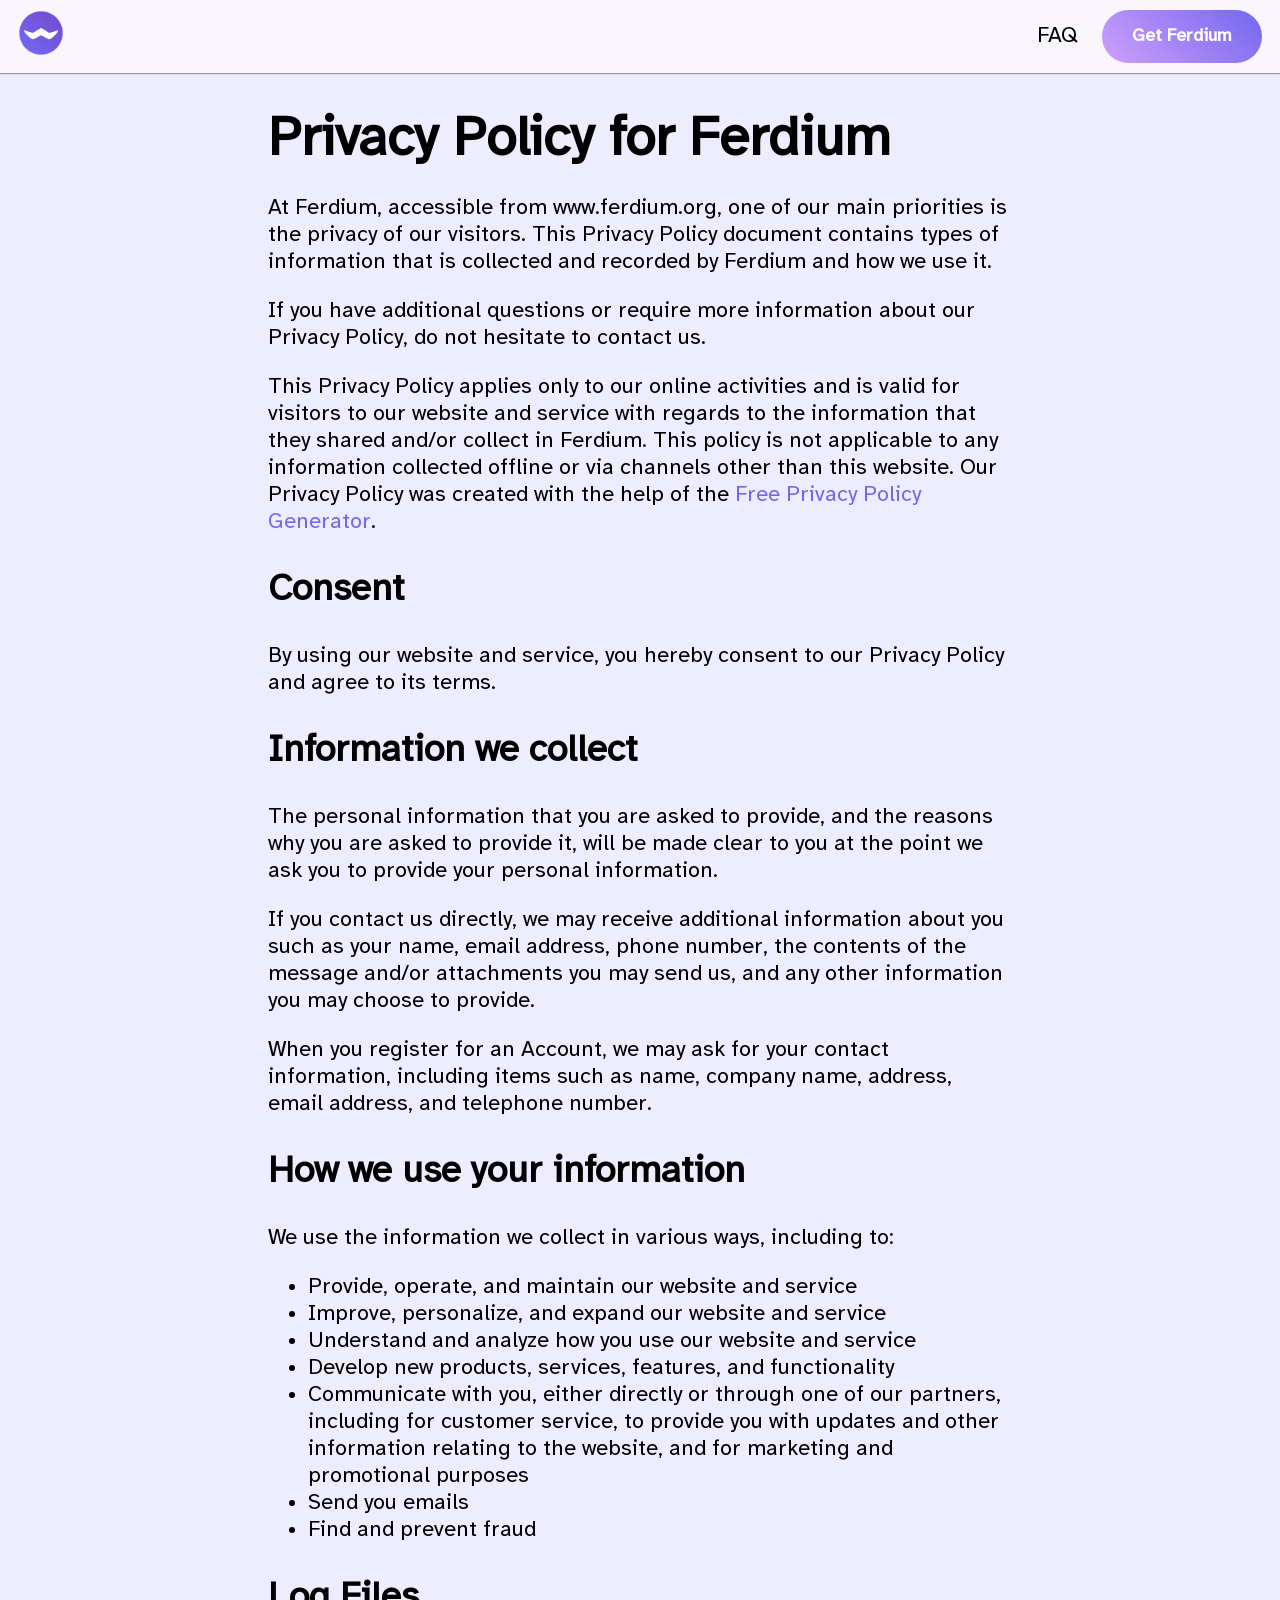
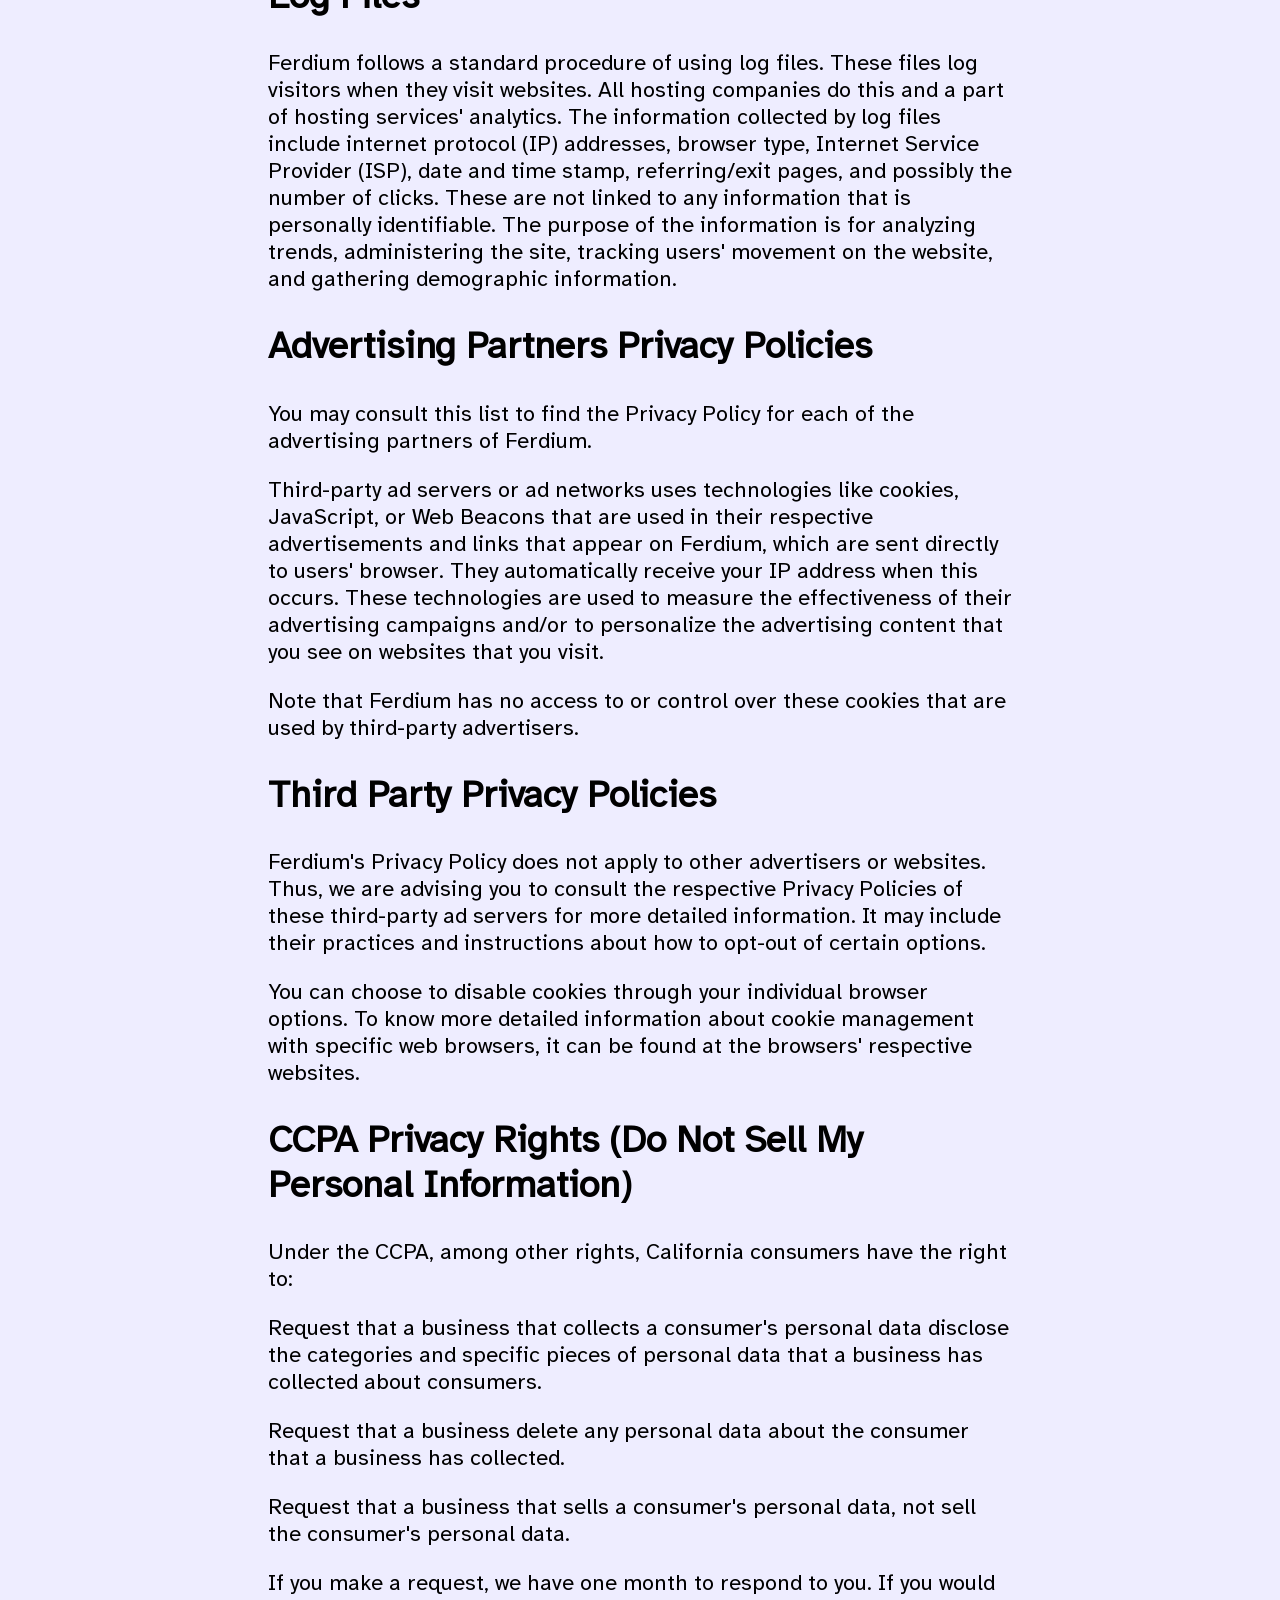
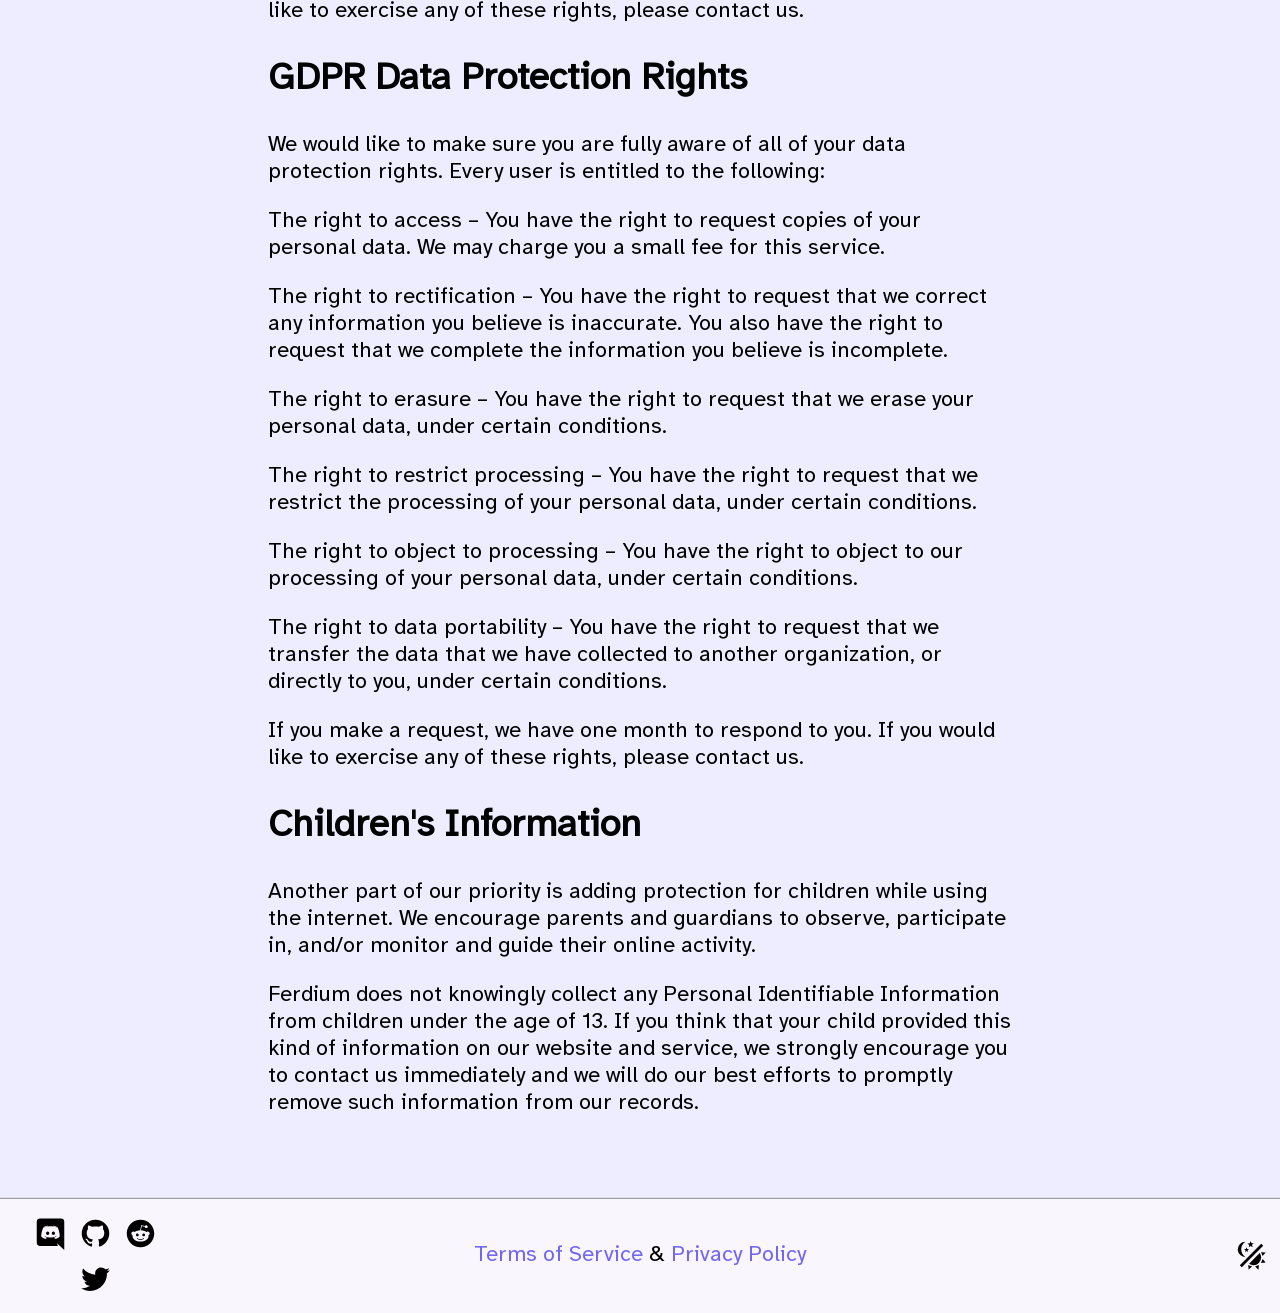
<file: privacy-policy.html>
<!DOCTYPE html><html><head><meta name="viewport" content="width=device-width"/><meta charSet="utf-8"/><title>Ferdium | Privacy Policy</title><meta name="description" content="Introducing a great productivity tool to keep all messaging, productivity, and online services in one place"/><meta name="next-head-count" content="4"/><link rel="preload" href="/_next/static/css/374f40fb42b7cc2e.css" as="style"/><link rel="stylesheet" href="/_next/static/css/374f40fb42b7cc2e.css" data-n-g=""/><link rel="preload" href="/_next/static/css/26c379f00f9d1f3f.css" as="style"/><link rel="stylesheet" href="/_next/static/css/26c379f00f9d1f3f.css" data-n-p=""/><noscript data-n-css=""></noscript><script defer="" nomodule="" src="/_next/static/chunks/polyfills-5cd94c89d3acac5f.js"></script><script src="/_next/static/chunks/webpack-69bfa6990bb9e155.js" defer=""></script><script src="/_next/static/chunks/framework-fc97f3f1282ce3ed.js" defer=""></script><script src="/_next/static/chunks/main-1452d81522d66bc9.js" defer=""></script><script src="/_next/static/chunks/pages/_app-734e6186b10cd950.js" defer=""></script><script src="/_next/static/chunks/b2e984c5-0b784b7dba96abb4.js" defer=""></script><script src="/_next/static/chunks/161-10cd737b9b960b92.js" defer=""></script><script src="/_next/static/chunks/pages/privacy-policy-0dec2732e18d7902.js" defer=""></script><script src="/_next/static/whQwC98ouJ91PuOp_o9-e/_buildManifest.js" defer=""></script><script src="/_next/static/whQwC98ouJ91PuOp_o9-e/_ssgManifest.js" defer=""></script><script src="/_next/static/whQwC98ouJ91PuOp_o9-e/_middlewareManifest.js" defer=""></script></head><body><div id="__next"><header id="Header_header__Kpax6"><nav id="Header_nav__SMZyC"><a aria-label="Home link" href="/"><div><span style="box-sizing:border-box;display:inline-block;overflow:hidden;width:initial;height:initial;background:none;opacity:1;border:0;margin:0;padding:0;position:relative;max-width:100%"><span style="box-sizing:border-box;display:block;width:initial;height:initial;background:none;opacity:1;border:0;margin:0;padding:0;max-width:100%"><img style="display:block;max-width:100%;width:initial;height:initial;background:none;opacity:1;border:0;margin:0;padding:0" alt="" aria-hidden="true" src="data:image/svg+xml,%3csvg%20xmlns=%27http://www.w3.org/2000/svg%27%20version=%271.1%27%20width=%2746%27%20height=%2746%27/%3e"/></span><img id="Header_logo__q5xpd" alt="" src="[data-uri]" decoding="async" data-nimg="intrinsic" style="position:absolute;top:0;left:0;bottom:0;right:0;box-sizing:border-box;padding:0;border:none;margin:auto;display:block;width:0;height:0;min-width:100%;max-width:100%;min-height:100%;max-height:100%"/><noscript><img id="Header_logo__q5xpd" alt="" srcSet="/_next/static/media/logo.9fc5c374.png 1x, /_next/static/media/logo.9fc5c374.png 2x" src="/_next/static/media/logo.9fc5c374.png" decoding="async" data-nimg="intrinsic" style="position:absolute;top:0;left:0;bottom:0;right:0;box-sizing:border-box;padding:0;border:none;margin:auto;display:block;width:0;height:0;min-width:100%;max-width:100%;min-height:100%;max-height:100%" loading="lazy"/></noscript></span></div></a><div class="Header_links__mnu_q"><a class="Link_neutral__h8btI" href="/faq">FAQ</a><a href="/download"><div class="Button_cta__miivv Button_large__Rfe70"><div>Get Ferdium</div></div></a></div></nav></header><main><section class="Section_section__BYVDj"><div style="flex-direction:column" class="Section_content___fVbw "><div><h1>Privacy Policy for Ferdium</h1><p>At Ferdium, accessible from www.ferdium.org, one of our main priorities is the privacy of our visitors. This Privacy Policy document contains types of information that is collected and recorded by Ferdium and how we use it.</p><p>If you have additional questions or require more information about our Privacy Policy, do not hesitate to contact us.</p><p>This Privacy Policy applies only to our online activities and is valid for visitors to our website and service with regards to the information that they shared and/or collect in Ferdium. This policy is not applicable to any information collected offline or via channels other than this website. Our Privacy Policy was created with the help of the<!-- --> <!-- --><a href="https://www.generateprivacypolicy.com/">Free Privacy Policy Generator</a>.<!-- --></p><h2>Consent</h2><p>By using our website and service, you hereby consent to our Privacy Policy and agree to its terms.</p><h2>Information we collect</h2><p>The personal information that you are asked to provide, and the reasons why you are asked to provide it, will be made clear to you at the point we ask you to provide your personal information.</p><p>If you contact us directly, we may receive additional information about you such as your name, email address, phone number, the contents of the message and/or attachments you may send us, and any other information you may choose to provide.</p><p>When you register for an Account, we may ask for your contact information, including items such as name, company name, address, email address, and telephone number.</p><h2>How we use your information</h2><p>We use the information we collect in various ways, including to:</p><ul><li>Provide, operate, and maintain our website and service</li><li>Improve, personalize, and expand our website and service</li><li>Understand and analyze how you use our website and service</li><li>Develop new products, services, features, and functionality</li><li>Communicate with you, either directly or through one of our partners, including for customer service, to provide you with updates and other information relating to the website, and for marketing and promotional purposes</li><li>Send you emails</li><li>Find and prevent fraud</li></ul><h2>Log Files</h2><p>Ferdium follows a standard procedure of using log files. These files log visitors when they visit websites. All hosting companies do this and a part of hosting services&#x27; analytics. The information collected by log files include internet protocol (IP) addresses, browser type, Internet Service Provider (ISP), date and time stamp, referring/exit pages, and possibly the number of clicks. These are not linked to any information that is personally identifiable. The purpose of the information is for analyzing trends, administering the site, tracking users&#x27; movement on the website, and gathering demographic information.</p><h2>Advertising Partners Privacy Policies</h2><p>You may consult this list to find the Privacy Policy for each of the advertising partners of Ferdium.</p><p>Third-party ad servers or ad networks uses technologies like cookies, JavaScript, or Web Beacons that are used in their respective advertisements and links that appear on Ferdium, which are sent directly to users&#x27; browser. They automatically receive your IP address when this occurs. These technologies are used to measure the effectiveness of their advertising campaigns and/or to personalize the advertising content that you see on websites that you visit.</p><p>Note that Ferdium has no access to or control over these cookies that are used by third-party advertisers.</p><h2>Third Party Privacy Policies</h2><p>Ferdium&#x27;s Privacy Policy does not apply to other advertisers or websites. Thus, we are advising you to consult the respective Privacy Policies of these third-party ad servers for more detailed information. It may include their practices and instructions about how to opt-out of certain options.<!-- --> <!-- --></p><p>You can choose to disable cookies through your individual browser options. To know more detailed information about cookie management with specific web browsers, it can be found at the browsers&#x27; respective websites.</p><h2>CCPA Privacy Rights (Do Not Sell My Personal Information)</h2><p>Under the CCPA, among other rights, California consumers have the right to:</p><p>Request that a business that collects a consumer&#x27;s personal data disclose the categories and specific pieces of personal data that a business has collected about consumers.</p><p>Request that a business delete any personal data about the consumer that a business has collected.</p><p>Request that a business that sells a consumer&#x27;s personal data, not sell the consumer&#x27;s personal data.</p><p>If you make a request, we have one month to respond to you. If you would like to exercise any of these rights, please contact us.</p><h2>GDPR Data Protection Rights</h2><p>We would like to make sure you are fully aware of all of your data protection rights. Every user is entitled to the following:</p><p>The right to access – You have the right to request copies of your personal data. We may charge you a small fee for this service.</p><p>The right to rectification – You have the right to request that we correct any information you believe is inaccurate. You also have the right to request that we complete the information you believe is incomplete.</p><p>The right to erasure – You have the right to request that we erase your personal data, under certain conditions.</p><p>The right to restrict processing – You have the right to request that we restrict the processing of your personal data, under certain conditions.</p><p>The right to object to processing – You have the right to object to our processing of your personal data, under certain conditions.</p><p>The right to data portability – You have the right to request that we transfer the data that we have collected to another organization, or directly to you, under certain conditions.</p><p>If you make a request, we have one month to respond to you. If you would like to exercise any of these rights, please contact us.</p><h2>Children&#x27;s Information</h2><p>Another part of our priority is adding protection for children while using the internet. We encourage parents and guardians to observe, participate in, and/or monitor and guide their online activity.</p><p>Ferdium does not knowingly collect any Personal Identifiable Information from children under the age of 13. If you think that your child provided this kind of information on our website and service, we strongly encourage you to contact us immediately and we will do our best efforts to promptly remove such information from our records.</p></div></div></section></main><footer id="Footer_footer__Ksopt"><div class="Footer_links__W8RrQ"><div class="CommunityLinks_links__E6F4L"><a href="https://discord.gg/jVv4Qns8pP" target="_blank" rel="noreferrer noopener" aria-label="Discord link" class="ExternalLink_neutral__H3BU1"><div style="display:flex;justify-content:center;align-content:center"><svg viewBox="0 0 24 24" style="margin:auto;width:1.5rem;height:1.5rem" role="presentation"><path d="M22,24L16.75,19L17.38,21H4.5A2.5,2.5 0 0,1 2,18.5V3.5A2.5,2.5 0 0,1 4.5,1H19.5A2.5,2.5 0 0,1 22,3.5V24M12,6.8C9.32,6.8 7.44,7.95 7.44,7.95C8.47,7.03 10.27,6.5 10.27,6.5L10.1,6.33C8.41,6.36 6.88,7.53 6.88,7.53C5.16,11.12 5.27,14.22 5.27,14.22C6.67,16.03 8.75,15.9 8.75,15.9L9.46,15C8.21,14.73 7.42,13.62 7.42,13.62C7.42,13.62 9.3,14.9 12,14.9C14.7,14.9 16.58,13.62 16.58,13.62C16.58,13.62 15.79,14.73 14.54,15L15.25,15.9C15.25,15.9 17.33,16.03 18.73,14.22C18.73,14.22 18.84,11.12 17.12,7.53C17.12,7.53 15.59,6.36 13.9,6.33L13.73,6.5C13.73,6.5 15.53,7.03 16.56,7.95C16.56,7.95 14.68,6.8 12,6.8M9.93,10.59C10.58,10.59 11.11,11.16 11.1,11.86C11.1,12.55 10.58,13.13 9.93,13.13C9.29,13.13 8.77,12.55 8.77,11.86C8.77,11.16 9.28,10.59 9.93,10.59M14.1,10.59C14.75,10.59 15.27,11.16 15.27,11.86C15.27,12.55 14.75,13.13 14.1,13.13C13.46,13.13 12.94,12.55 12.94,11.86C12.94,11.16 13.45,10.59 14.1,10.59Z" style="fill:currentColor"></path></svg></div></a><a href="https://github.com/ferdium/ferdium-app" target="_blank" rel="noreferrer noopener" aria-label="GitHub link" class="ExternalLink_neutral__H3BU1"><div style="display:flex;justify-content:center;align-content:center"><svg viewBox="0 0 24 24" style="margin:auto;width:1.5rem;height:1.5rem" role="presentation"><path d="M12,2A10,10 0 0,0 2,12C2,16.42 4.87,20.17 8.84,21.5C9.34,21.58 9.5,21.27 9.5,21C9.5,20.77 9.5,20.14 9.5,19.31C6.73,19.91 6.14,17.97 6.14,17.97C5.68,16.81 5.03,16.5 5.03,16.5C4.12,15.88 5.1,15.9 5.1,15.9C6.1,15.97 6.63,16.93 6.63,16.93C7.5,18.45 8.97,18 9.54,17.76C9.63,17.11 9.89,16.67 10.17,16.42C7.95,16.17 5.62,15.31 5.62,11.5C5.62,10.39 6,9.5 6.65,8.79C6.55,8.54 6.2,7.5 6.75,6.15C6.75,6.15 7.59,5.88 9.5,7.17C10.29,6.95 11.15,6.84 12,6.84C12.85,6.84 13.71,6.95 14.5,7.17C16.41,5.88 17.25,6.15 17.25,6.15C17.8,7.5 17.45,8.54 17.35,8.79C18,9.5 18.38,10.39 18.38,11.5C18.38,15.32 16.04,16.16 13.81,16.41C14.17,16.72 14.5,17.33 14.5,18.26C14.5,19.6 14.5,20.68 14.5,21C14.5,21.27 14.66,21.59 15.17,21.5C19.14,20.16 22,16.42 22,12A10,10 0 0,0 12,2Z" style="fill:currentColor"></path></svg></div></a><a href="https://www.reddit.com/r/ferdium" target="_blank" rel="noreferrer noopener" aria-label="Reddit link" class="ExternalLink_neutral__H3BU1"><div style="display:flex;justify-content:center;align-content:center"><svg viewBox="0 0 24 24" style="margin:auto;width:1.5rem;height:1.5rem" role="presentation"><path d="M14.5 15.41C14.58 15.5 14.58 15.69 14.5 15.8C13.77 16.5 12.41 16.56 12 16.56C11.61 16.56 10.25 16.5 9.54 15.8C9.44 15.69 9.44 15.5 9.54 15.41C9.65 15.31 9.82 15.31 9.92 15.41C10.38 15.87 11.33 16 12 16C12.69 16 13.66 15.87 14.1 15.41C14.21 15.31 14.38 15.31 14.5 15.41M10.75 13.04C10.75 12.47 10.28 12 9.71 12C9.14 12 8.67 12.47 8.67 13.04C8.67 13.61 9.14 14.09 9.71 14.08C10.28 14.08 10.75 13.61 10.75 13.04M14.29 12C13.72 12 13.25 12.5 13.25 13.05S13.72 14.09 14.29 14.09C14.86 14.09 15.33 13.61 15.33 13.05C15.33 12.5 14.86 12 14.29 12M22 12C22 17.5 17.5 22 12 22S2 17.5 2 12C2 6.5 6.5 2 12 2S22 6.5 22 12M18.67 12C18.67 11.19 18 10.54 17.22 10.54C16.82 10.54 16.46 10.7 16.2 10.95C15.2 10.23 13.83 9.77 12.3 9.71L12.97 6.58L15.14 7.05C15.16 7.6 15.62 8.04 16.18 8.04C16.75 8.04 17.22 7.57 17.22 7C17.22 6.43 16.75 5.96 16.18 5.96C15.77 5.96 15.41 6.2 15.25 6.55L12.82 6.03C12.75 6 12.68 6.03 12.63 6.07C12.57 6.11 12.54 6.17 12.53 6.24L11.79 9.72C10.24 9.77 8.84 10.23 7.82 10.96C7.56 10.71 7.2 10.56 6.81 10.56C6 10.56 5.35 11.21 5.35 12C5.35 12.61 5.71 13.11 6.21 13.34C6.19 13.5 6.18 13.62 6.18 13.78C6.18 16 8.79 17.85 12 17.85C15.23 17.85 17.85 16.03 17.85 13.78C17.85 13.64 17.84 13.5 17.81 13.34C18.31 13.11 18.67 12.6 18.67 12Z" style="fill:currentColor"></path></svg></div></a><a href="https://twitter.com/ferdiumteam" target="_blank" rel="noreferrer noopener" aria-label="Twitter link" class="ExternalLink_neutral__H3BU1"><div style="display:flex;justify-content:center;align-content:center"><svg viewBox="0 0 24 24" style="margin:auto;width:1.5rem;height:1.5rem" role="presentation"><path d="M22.46,6C21.69,6.35 20.86,6.58 20,6.69C20.88,6.16 21.56,5.32 21.88,4.31C21.05,4.81 20.13,5.16 19.16,5.36C18.37,4.5 17.26,4 16,4C13.65,4 11.73,5.92 11.73,8.29C11.73,8.63 11.77,8.96 11.84,9.27C8.28,9.09 5.11,7.38 3,4.79C2.63,5.42 2.42,6.16 2.42,6.94C2.42,8.43 3.17,9.75 4.33,10.5C3.62,10.5 2.96,10.3 2.38,10C2.38,10 2.38,10 2.38,10.03C2.38,12.11 3.86,13.85 5.82,14.24C5.46,14.34 5.08,14.39 4.69,14.39C4.42,14.39 4.15,14.36 3.89,14.31C4.43,16 6,17.26 7.89,17.29C6.43,18.45 4.58,19.13 2.56,19.13C2.22,19.13 1.88,19.11 1.54,19.07C3.44,20.29 5.7,21 8.12,21C16,21 20.33,14.46 20.33,8.79C20.33,8.6 20.33,8.42 20.32,8.23C21.16,7.63 21.88,6.87 22.46,6Z" style="fill:currentColor"></path></svg></div></a></div></div><div class="Footer_legal__5lBiC"><a href="/terms-of-service">Terms of Service</a><div> &amp; </div><a href="/privacy-policy">Privacy Policy</a></div><div class="Footer_darkmode__tYgMA"><button class="Button_base__r2Zz5 Button_icon__CdeUa" aria-label="Switch theme"><div><div style="display:flex;justify-content:center;align-content:center"><svg viewBox="0 0 24 24" style="margin:auto;width:1.5rem;height:1.5rem" role="presentation"><path d="M7.5,2C5.71,3.15 4.5,5.18 4.5,7.5C4.5,9.82 5.71,11.85 7.53,13C4.46,13 2,10.54 2,7.5A5.5,5.5 0 0,1 7.5,2M19.07,3.5L20.5,4.93L4.93,20.5L3.5,19.07L19.07,3.5M12.89,5.93L11.41,5L9.97,6L10.39,4.3L9,3.24L10.75,3.12L11.33,1.47L12,3.1L13.73,3.13L12.38,4.26L12.89,5.93M9.59,9.54L8.43,8.81L7.31,9.59L7.65,8.27L6.56,7.44L7.92,7.35L8.37,6.06L8.88,7.33L10.24,7.36L9.19,8.23L9.59,9.54M19,13.5A5.5,5.5 0 0,1 13.5,19C12.28,19 11.15,18.6 10.24,17.93L17.93,10.24C18.6,11.15 19,12.28 19,13.5M14.6,20.08L17.37,18.93L17.13,22.28L14.6,20.08M18.93,17.38L20.08,14.61L22.28,17.15L18.93,17.38M20.08,12.42L18.94,9.64L22.28,9.88L20.08,12.42M9.63,18.93L12.4,20.08L9.87,22.27L9.63,18.93Z" style="fill:currentColor"></path></svg></div></div></button></div></footer></div><script id="__NEXT_DATA__" type="application/json">{"props":{"pageProps":{}},"page":"/privacy-policy","query":{},"buildId":"whQwC98ouJ91PuOp_o9-e","nextExport":true,"autoExport":true,"isFallback":false,"scriptLoader":[]}</script></body></html>
</file>
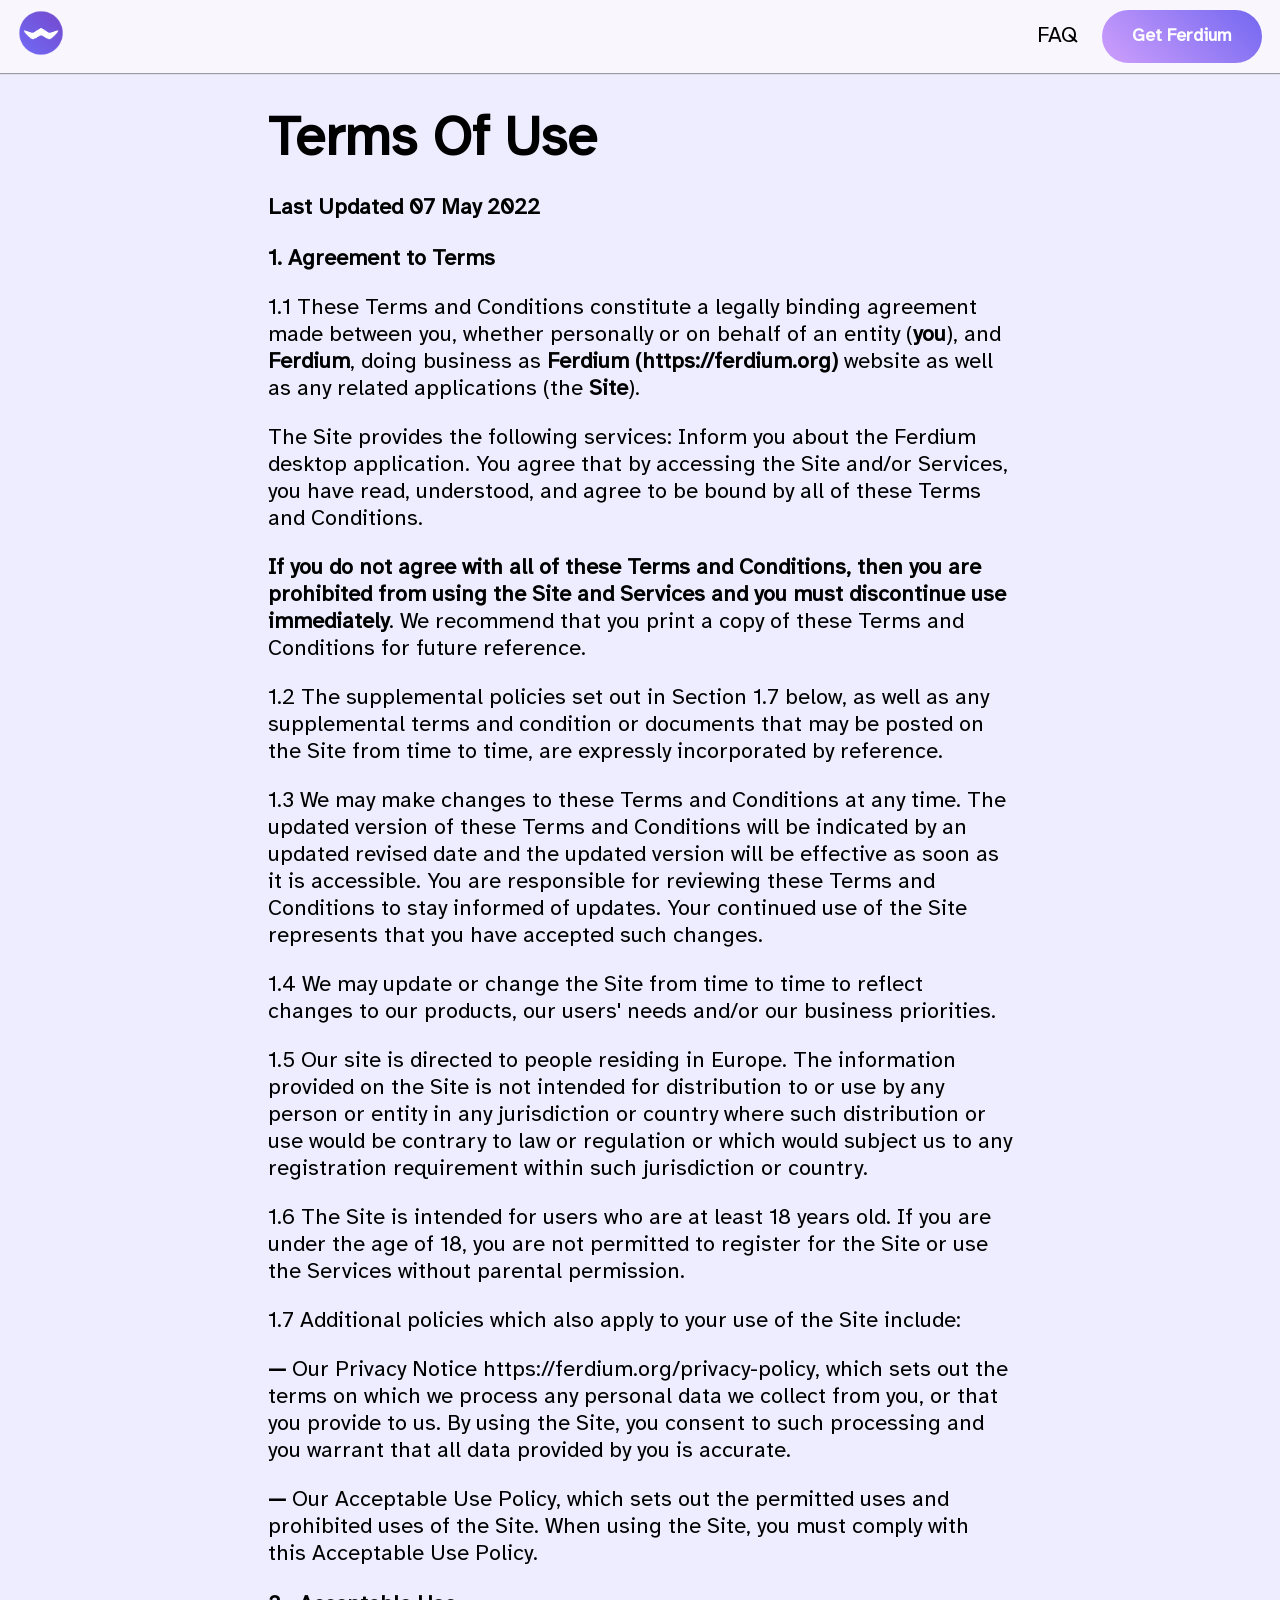
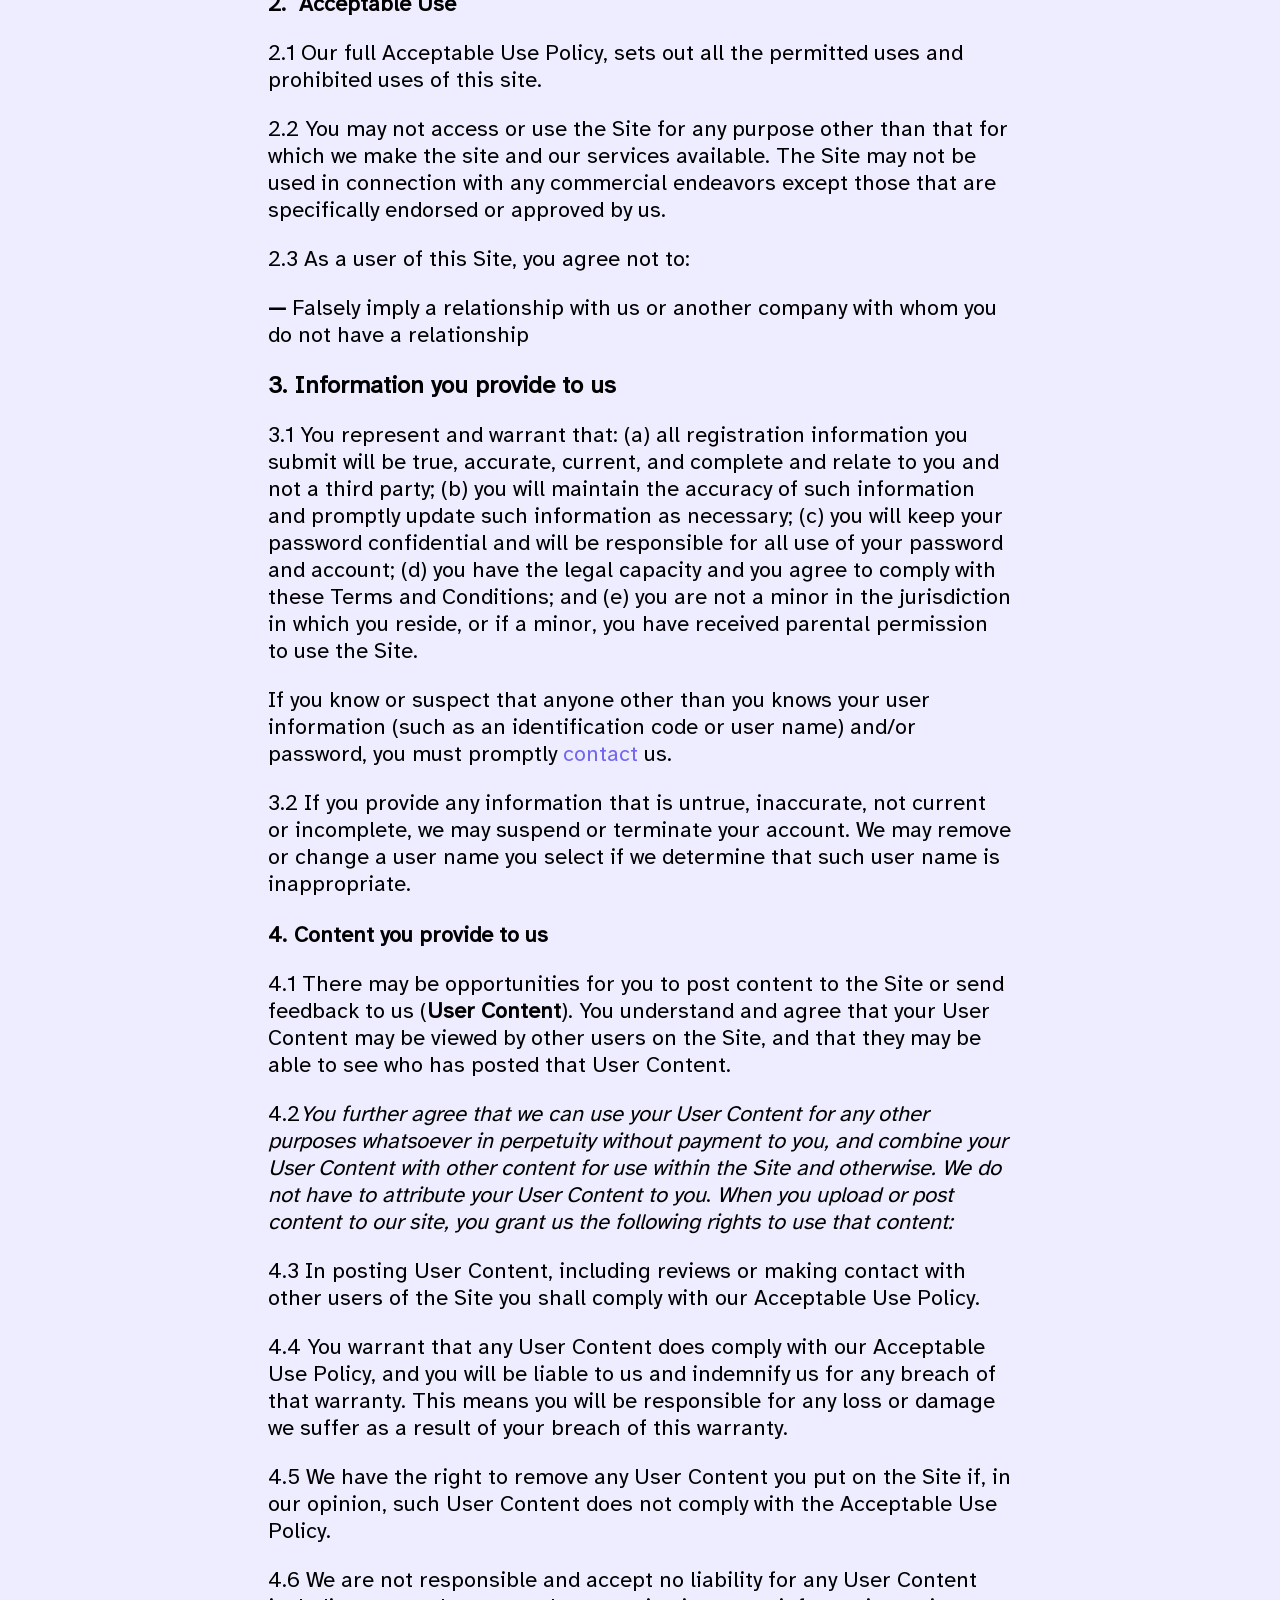
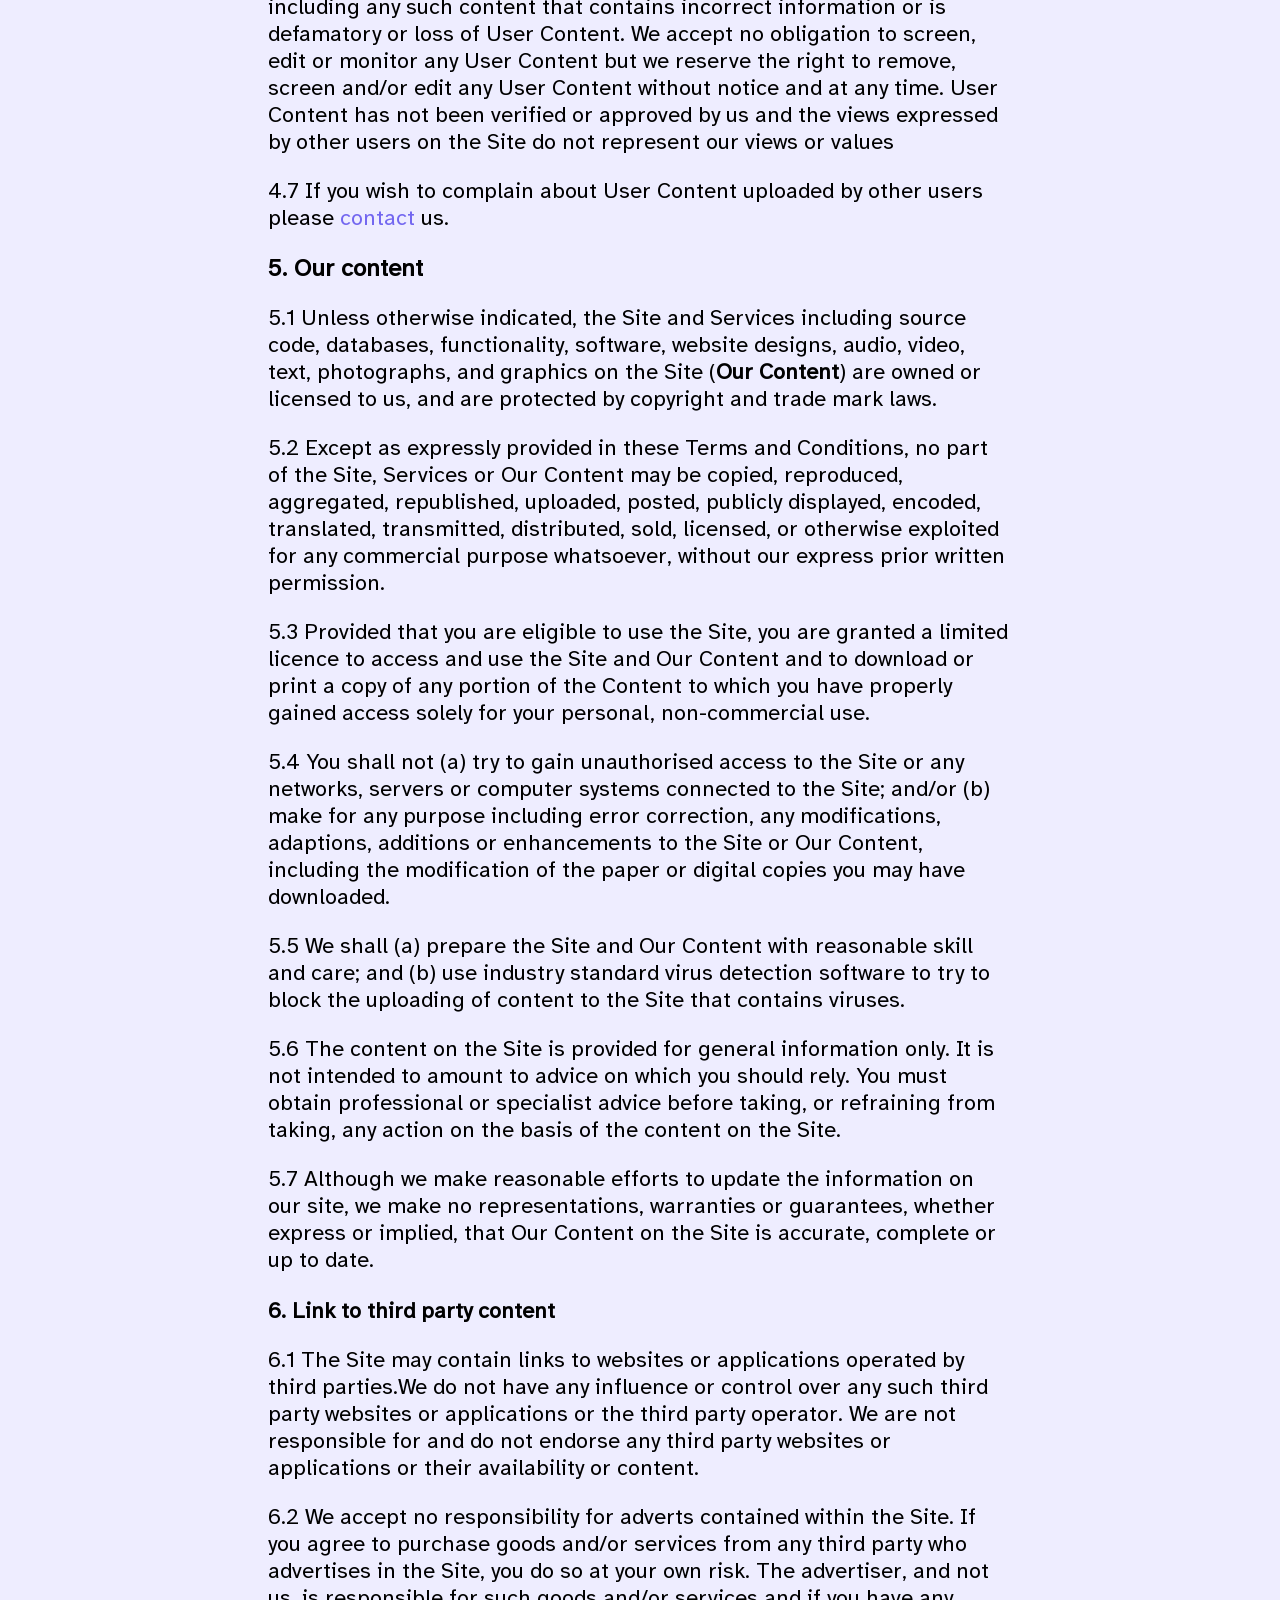
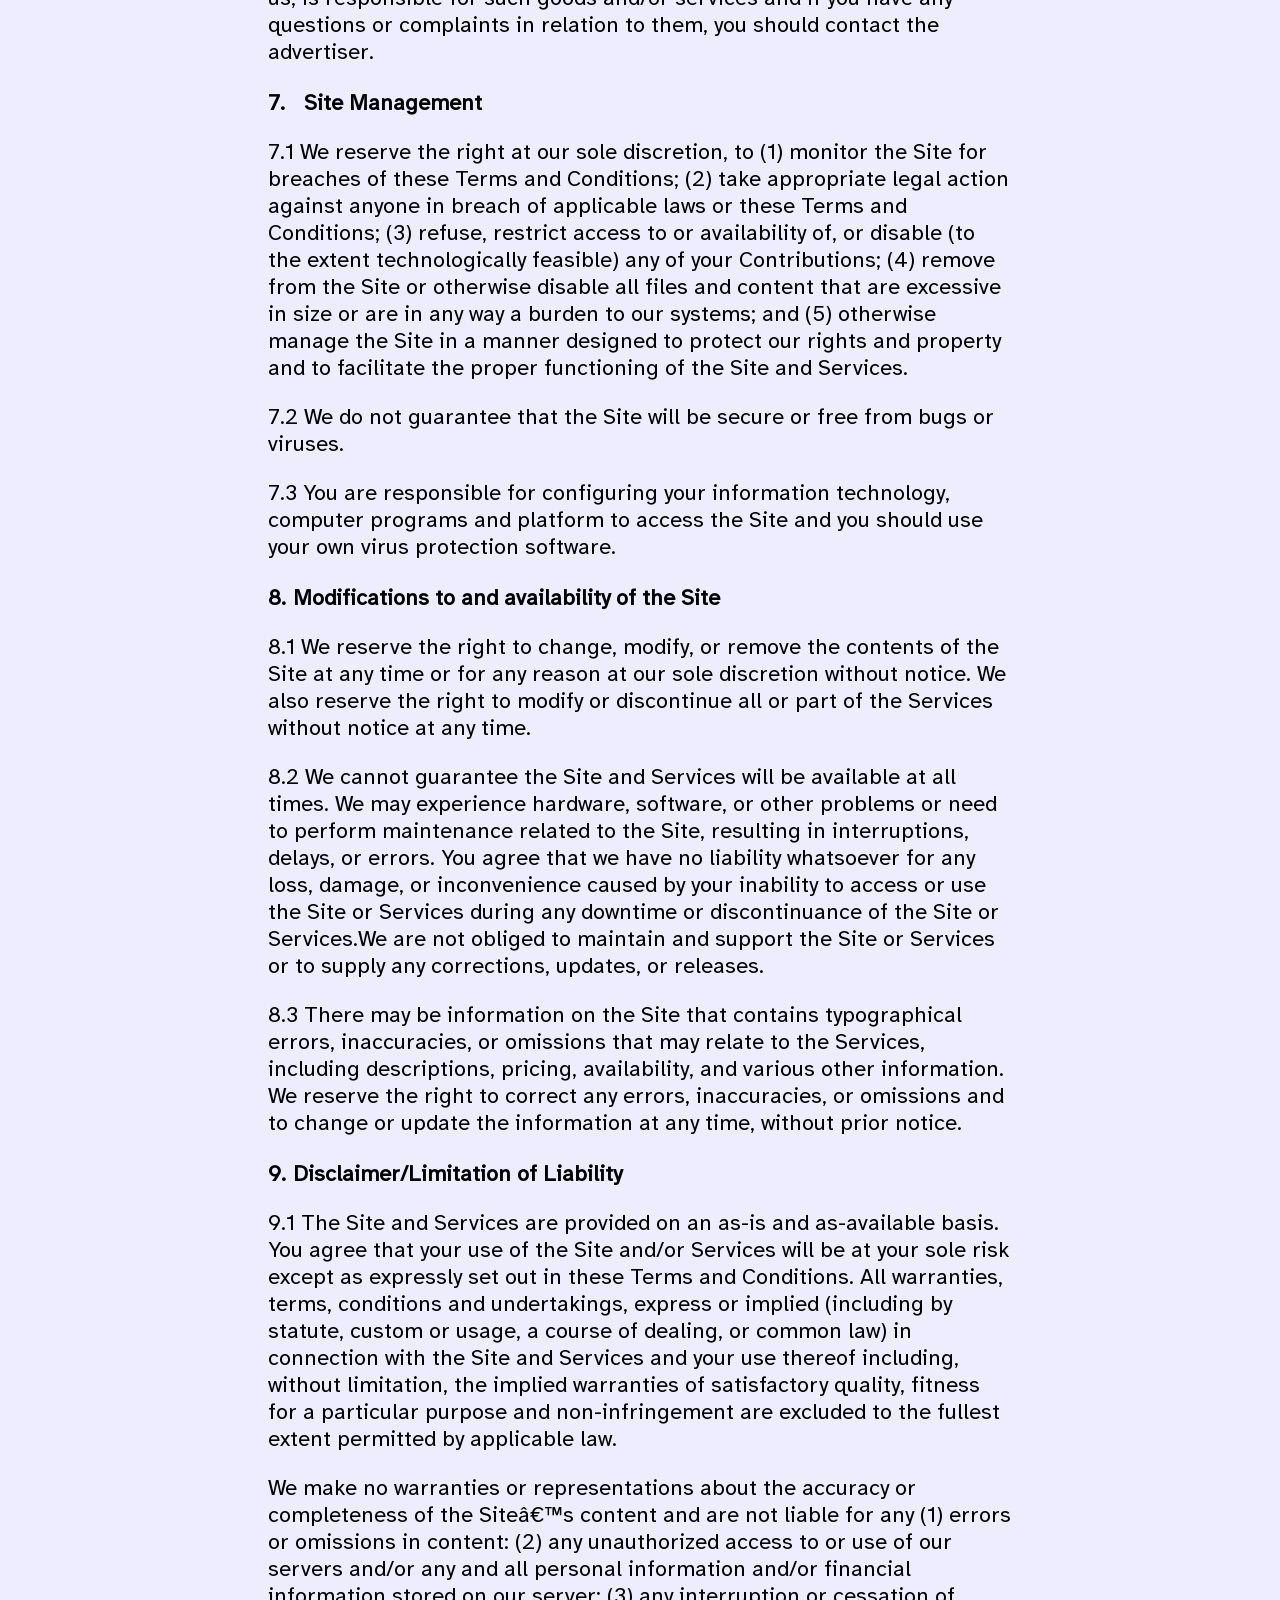
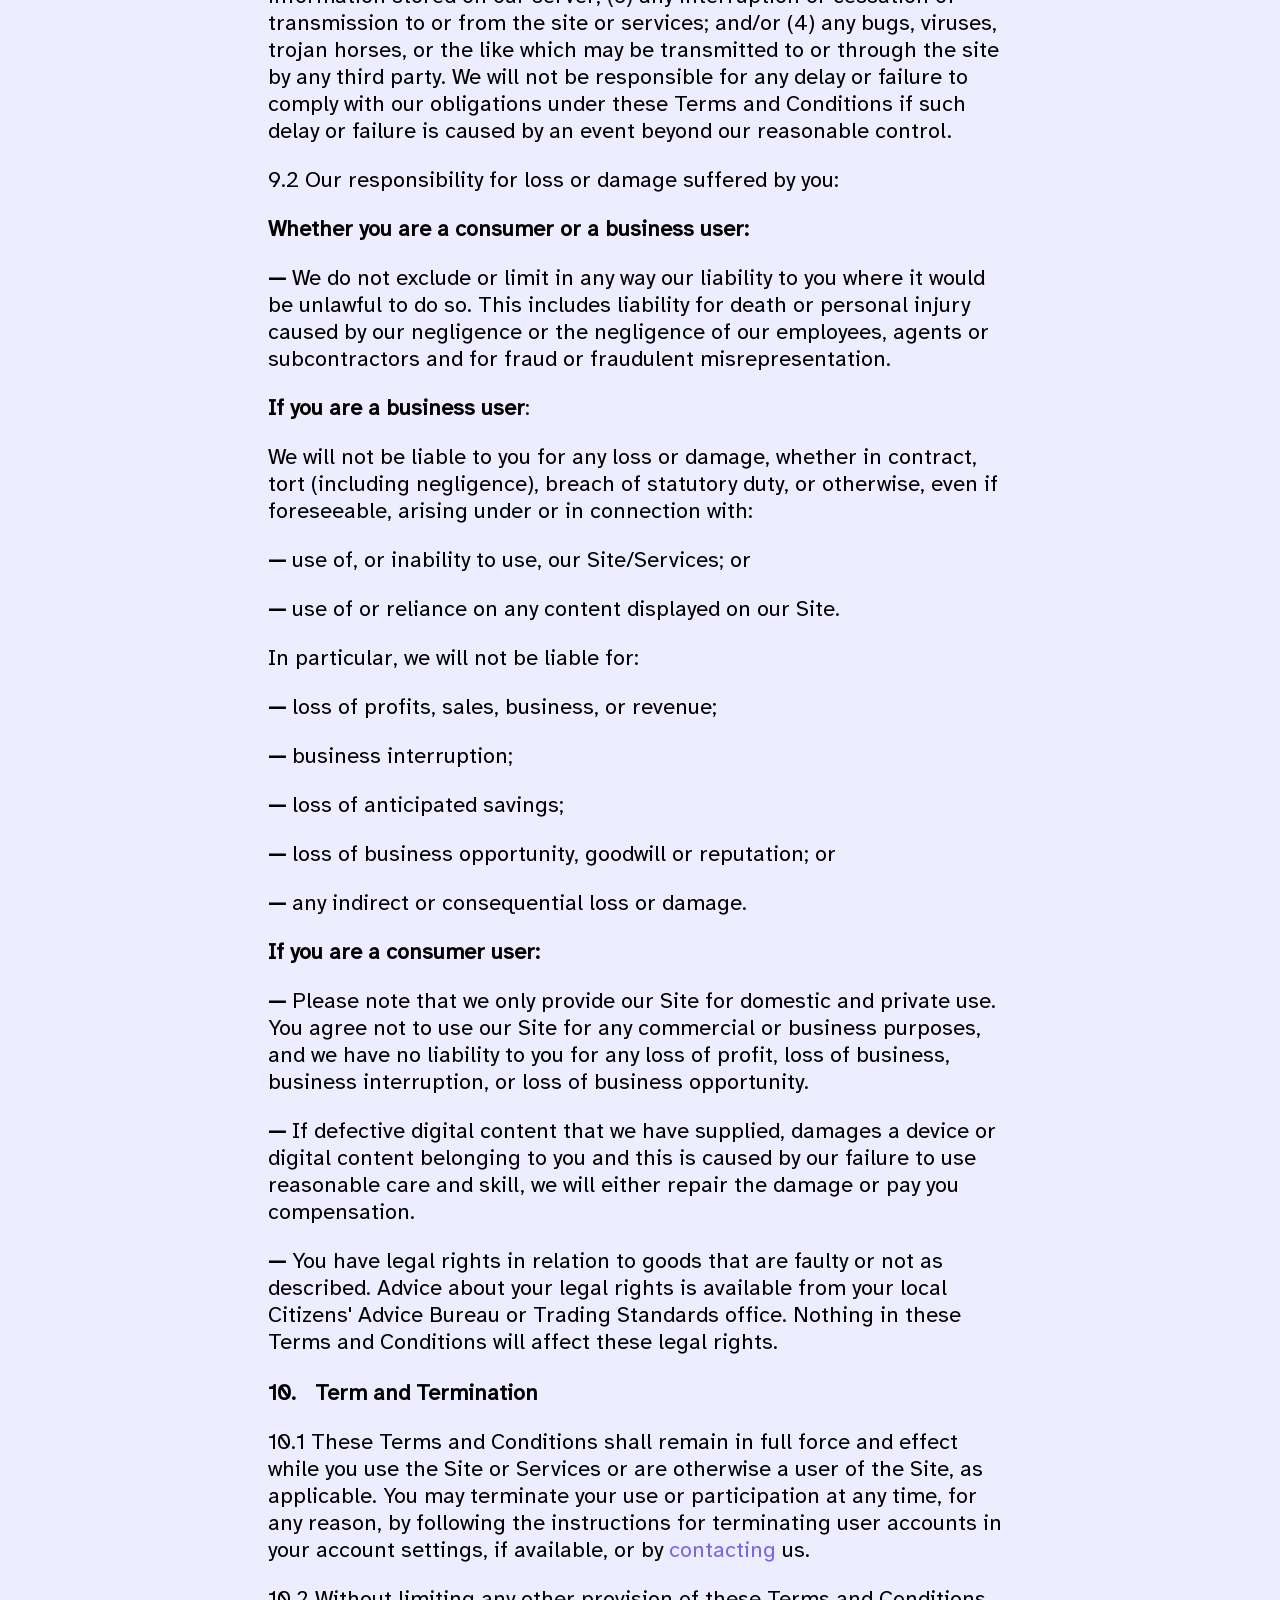
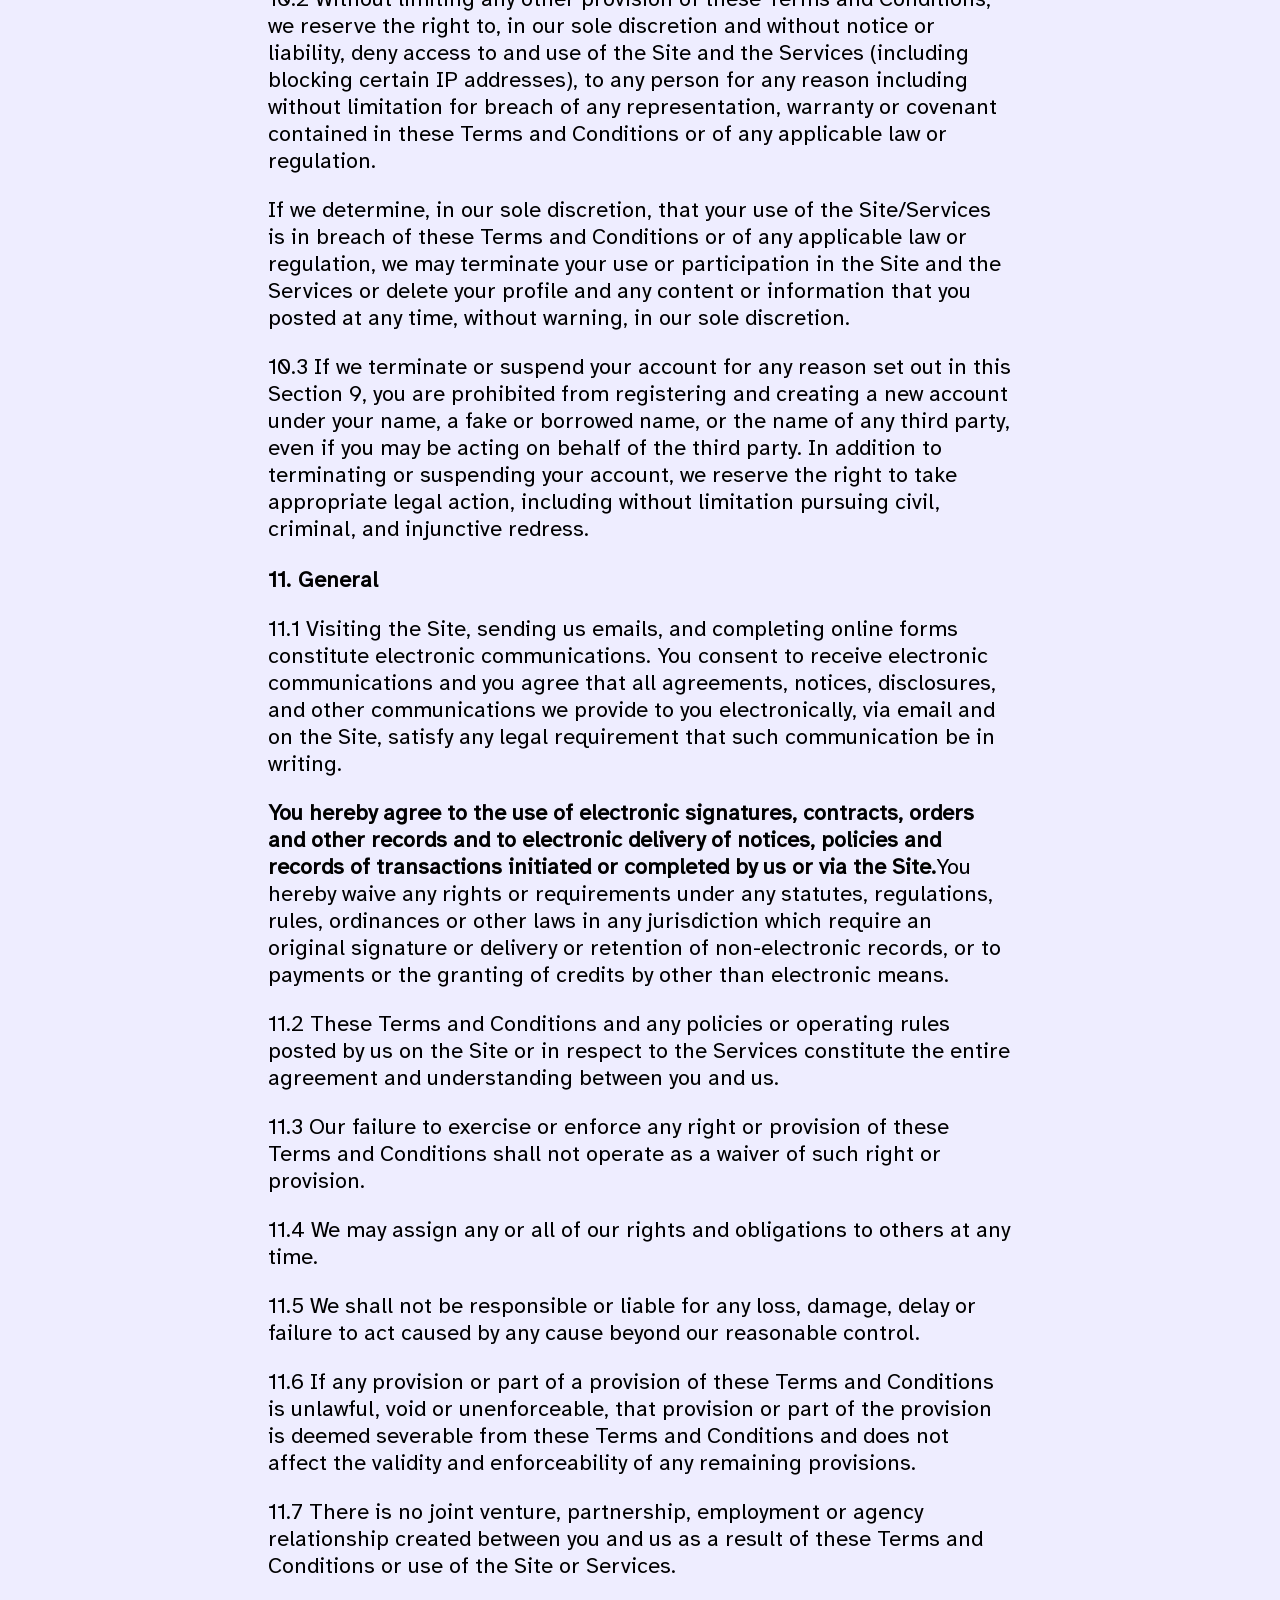
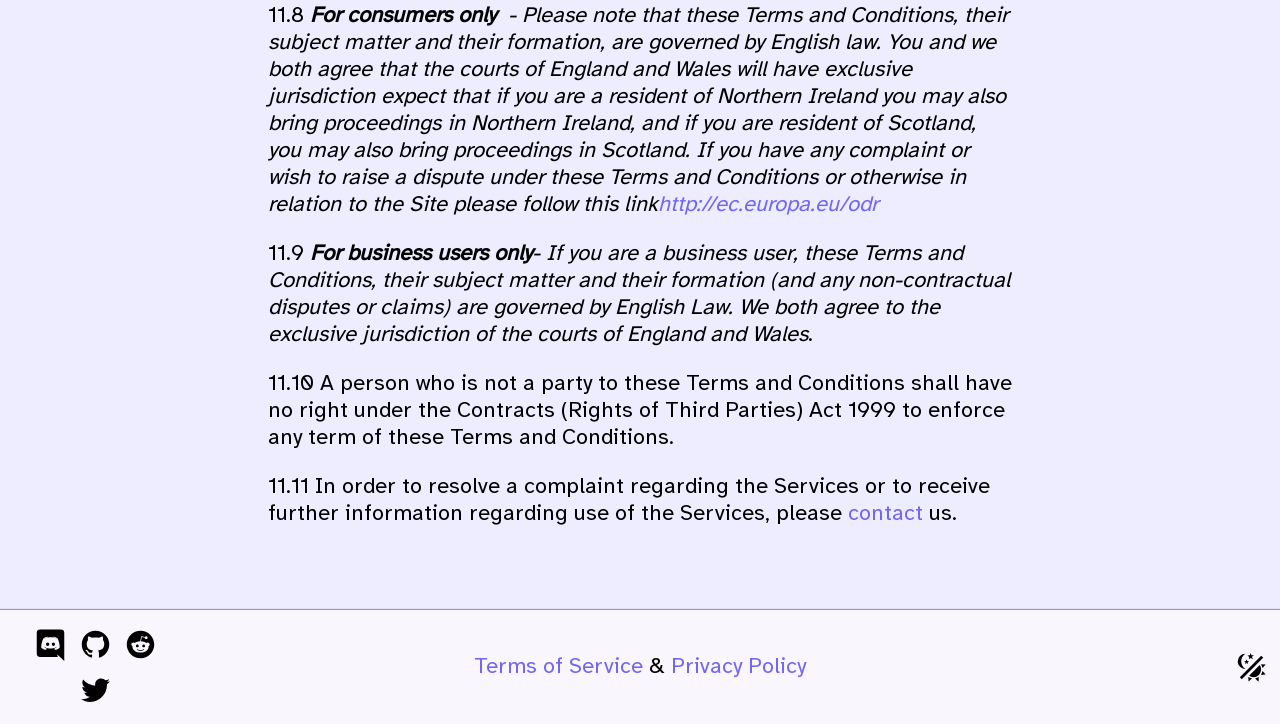
<file: terms-of-service.html>
<!DOCTYPE html><html><head><meta name="viewport" content="width=device-width"/><meta charSet="utf-8"/><title>Ferdium | Terms Of Service</title><meta name="description" content="Introducing a great productivity tool to keep all messaging, productivity, and online services in one place"/><meta name="next-head-count" content="4"/><link rel="preload" href="/_next/static/css/374f40fb42b7cc2e.css" as="style"/><link rel="stylesheet" href="/_next/static/css/374f40fb42b7cc2e.css" data-n-g=""/><link rel="preload" href="/_next/static/css/26c379f00f9d1f3f.css" as="style"/><link rel="stylesheet" href="/_next/static/css/26c379f00f9d1f3f.css" data-n-p=""/><noscript data-n-css=""></noscript><script defer="" nomodule="" src="/_next/static/chunks/polyfills-5cd94c89d3acac5f.js"></script><script src="/_next/static/chunks/webpack-69bfa6990bb9e155.js" defer=""></script><script src="/_next/static/chunks/framework-fc97f3f1282ce3ed.js" defer=""></script><script src="/_next/static/chunks/main-1452d81522d66bc9.js" defer=""></script><script src="/_next/static/chunks/pages/_app-734e6186b10cd950.js" defer=""></script><script src="/_next/static/chunks/b2e984c5-0b784b7dba96abb4.js" defer=""></script><script src="/_next/static/chunks/161-10cd737b9b960b92.js" defer=""></script><script src="/_next/static/chunks/pages/terms-of-service-8d0cfb9e3683acbf.js" defer=""></script><script src="/_next/static/whQwC98ouJ91PuOp_o9-e/_buildManifest.js" defer=""></script><script src="/_next/static/whQwC98ouJ91PuOp_o9-e/_ssgManifest.js" defer=""></script><script src="/_next/static/whQwC98ouJ91PuOp_o9-e/_middlewareManifest.js" defer=""></script></head><body><div id="__next"><header id="Header_header__Kpax6"><nav id="Header_nav__SMZyC"><a aria-label="Home link" href="/"><div><span style="box-sizing:border-box;display:inline-block;overflow:hidden;width:initial;height:initial;background:none;opacity:1;border:0;margin:0;padding:0;position:relative;max-width:100%"><span style="box-sizing:border-box;display:block;width:initial;height:initial;background:none;opacity:1;border:0;margin:0;padding:0;max-width:100%"><img style="display:block;max-width:100%;width:initial;height:initial;background:none;opacity:1;border:0;margin:0;padding:0" alt="" aria-hidden="true" src="data:image/svg+xml,%3csvg%20xmlns=%27http://www.w3.org/2000/svg%27%20version=%271.1%27%20width=%2746%27%20height=%2746%27/%3e"/></span><img id="Header_logo__q5xpd" alt="" src="[data-uri]" decoding="async" data-nimg="intrinsic" style="position:absolute;top:0;left:0;bottom:0;right:0;box-sizing:border-box;padding:0;border:none;margin:auto;display:block;width:0;height:0;min-width:100%;max-width:100%;min-height:100%;max-height:100%"/><noscript><img id="Header_logo__q5xpd" alt="" srcSet="/_next/static/media/logo.9fc5c374.png 1x, /_next/static/media/logo.9fc5c374.png 2x" src="/_next/static/media/logo.9fc5c374.png" decoding="async" data-nimg="intrinsic" style="position:absolute;top:0;left:0;bottom:0;right:0;box-sizing:border-box;padding:0;border:none;margin:auto;display:block;width:0;height:0;min-width:100%;max-width:100%;min-height:100%;max-height:100%" loading="lazy"/></noscript></span></div></a><div class="Header_links__mnu_q"><a class="Link_neutral__h8btI" href="/faq">FAQ</a><a href="/download"><div class="Button_cta__miivv Button_large__Rfe70"><div>Get Ferdium</div></div></a></div></nav></header><main><section class="Section_section__BYVDj"><div style="flex-direction:column" class="Section_content___fVbw "><div><div><h1>Terms Of Use</h1></div><p><strong>Last Updated 07 May 2022</strong></p><h3><strong>1. Agreement to Terms</strong></h3><p>1.1 These Terms and Conditions constitute a legally binding agreement made between you, whether personally or on behalf of an entity (<!-- --><strong>you</strong>), and<!-- --> <!-- --><strong>Ferdium</strong>, doing business as<!-- --><strong> Ferdium</strong> <!-- --><strong>(https://ferdium.org) </strong>website as well as any related applications (the <!-- --><strong>Site</strong>).  <!-- --></p><p>The Site provides the following services: Inform you about the Ferdium desktop application. You agree that by accessing the Site and/or Services, you have read, understood, and agree to be bound by all of these Terms and Conditions.  </p><p><strong>If you do not agree with all of these Terms and Conditions, then you are prohibited from using the Site and Services and you must discontinue use immediately</strong>. We recommend that you print a copy of these Terms and Conditions for future reference.  <!-- --></p><p>1.2 The supplemental policies set out in Section 1.7 below, as well as any supplemental terms and condition or documents that may be posted on the Site from time to time, are expressly incorporated by reference.  </p><p>1.3 We may make changes to these Terms and Conditions at any time. The updated version of these Terms and Conditions will be indicated by an updated revised date and the updated version will be effective as soon as it is accessible. You are responsible for reviewing these Terms and Conditions to stay informed of updates. Your continued use of the Site represents that you have accepted such changes.  </p><p>1.4 We may update or change the Site from time to time to reflect changes to our products, our users&#x27; needs and/or our business priorities.  </p><p>1.5 Our site is directed to people residing in Europe. The information provided on the Site is not intended for distribution to or use by any person or entity in any jurisdiction or country where such distribution or use would be contrary to law or regulation or which would subject us to any registration requirement within such jurisdiction or country.  </p><p>1.6 The Site is intended for users who are at least 18 years old. If you are under the age of 18, you are not permitted to register for the Site or use the Services without parental permission.</p><p>1.7 Additional policies which also apply to your use of the Site include:  </p><p><strong>— </strong>Our Privacy Notice https://ferdium.org/privacy-policy, which sets out the terms on which we process any personal data we collect from you, or that you provide to us. By using the Site, you consent to such processing and you warrant that all data provided by you is accurate.  <!-- --></p><p><strong>— </strong>Our Acceptable Use Policy, which sets out the permitted uses and prohibited uses of the Site. When using the Site, you must comply with this Acceptable Use Policy.  <!-- --></p><h3><strong>2. </strong> <!-- --><strong>Acceptable Use </strong></h3><p>2.1 Our full Acceptable Use Policy, sets out all the permitted uses and prohibited uses of this site.  </p><p>2.2 You may not access or use the Site for any purpose other than that for which we make the site and our services available. The Site may not be used in connection with any commercial endeavors except those that are specifically endorsed or approved by us.  </p><p>2.3 As a user of this Site, you agree not to:  </p><p><strong>— </strong>Falsely imply a relationship with us or another company with whom you do not have a relationship<!-- --></p><h3>3. Information you provide to us</h3><p>3.1 You represent and warrant that: (a) all registration information you submit will be true, accurate, current, and complete and relate to you and not a third party; (b) you will maintain the accuracy of such information and promptly update such information as necessary; (c) you will keep your password confidential and will be responsible for all use of your password and account; (d) you have the legal capacity and you agree to comply with these Terms and Conditions; and (e) you are not a minor in the jurisdiction in which you reside, or if a minor, you have received parental permission to use the Site.  </p><p>If you know or suspect that anyone other than you knows your user information (such as an identification code or user name) and/or password, you must promptly<!-- --> <!-- --><a href="/contact">contact</a> us.<!-- --></p><p>3.2 If you provide any information that is untrue, inaccurate, not current or incomplete, we may suspend or terminate your account. We may remove or change a user name you select if we determine that such user name is inappropriate.  </p><h3><strong>4.</strong> <!-- --><strong> </strong><strong>Content you provide to us</strong></h3><p>4.1 There may be opportunities for you to post content to the Site or send feedback to us (<!-- --><strong>User Content</strong>). You understand and agree that your User Content may be viewed by other users on the Site, and that they may be able to see who has posted that User Content.<!-- --></p><p>4.2<!-- --><em>You further agree that we can use your User Content for any other purposes whatsoever in perpetuity without payment to you, and combine your User Content with other content for use within the Site and otherwise. We do not have to attribute your User Content to you</em>.<!-- --> <!-- --><em>When you upload or post content to our site, you grant us the following rights to use that content:</em> <!-- --></p><p>4.3 In posting User Content, including reviews or making contact with other users of the Site you shall comply with our Acceptable Use Policy.  </p><p>4.4 You warrant that any User Content does comply with our Acceptable Use Policy, and you will be liable to us and indemnify us for any breach of that warranty. This means you will be responsible for any loss or damage we suffer as a result of your breach of this warranty.</p><p>4.5 We have the right to remove any User Content you put on the Site if, in our opinion, such User Content does not comply with the Acceptable Use Policy.  </p><p>4.6 We are not responsible and accept no liability for any User Content including any such content that contains incorrect information or is defamatory or loss of User Content. We accept no obligation to screen, edit or monitor any User Content but we reserve the right to remove, screen and/or edit any User Content without notice and at any time. User Content has not been verified or approved by us and the views expressed by other users on the Site do not represent our views or values</p><p>4.7 If you wish to complain about User Content uploaded by other users please<!-- --> <!-- --><a href="/contact">contact</a> us.    <!-- --></p><h3>5. Our content</h3><p>5.1 Unless otherwise indicated, the Site and Services including source code, databases, functionality, software, website designs, audio, video, text, photographs, and graphics on the Site (<!-- --><strong>Our Content</strong>) are owned or licensed to us, and are protected by copyright and trade mark laws.  <!-- --></p><p>5.2 Except as expressly provided in these Terms and Conditions, no part of the Site, Services or Our Content may be copied, reproduced, aggregated, republished, uploaded, posted, publicly displayed, encoded, translated, transmitted, distributed, sold, licensed, or otherwise exploited for any commercial purpose whatsoever, without our express prior written permission.</p><p>5.3 Provided that you are eligible to use the Site, you are granted a limited licence to access and use the Site and Our Content and to download or print a copy of any portion of the Content to which you have properly gained access solely for your personal, non-commercial use.  </p><p>5.4 You shall not (a) try to gain unauthorised access to the Site or any networks, servers or computer systems connected to the Site; and/or (b) make for any purpose including error correction, any modifications, adaptions, additions or enhancements to the Site or Our Content, including the modification of the paper or digital copies you may have downloaded.</p><p>5.5 We shall (a) prepare the Site and Our Content with reasonable skill and care; and (b) use industry standard virus detection software to try to block the uploading of content to the Site that contains viruses.  </p><p>5.6 The content on the Site is provided for general information only. It is not intended to amount to advice on which you should rely. You must obtain professional or specialist advice before taking, or refraining from taking, any action on the basis of the content on the Site.  </p><p>5.7 Although we make reasonable efforts to update the information on our site, we make no representations, warranties or guarantees, whether express or implied, that Our Content on the Site is accurate, complete or up to date.</p><h3><strong>6. Link to third party content</strong></h3><p>6.1 The Site may contain links to websites or applications operated by third parties.We do not have any influence or control over any such third party websites or applications or the third party operator. We are not responsible for and do not endorse any third party websites or applications or their availability or content.</p><p>6.2 We accept no responsibility for adverts contained within the Site. If you agree to purchase goods and/or services from any third party who advertises in the Site, you do so at your own risk. The advertiser, and not us, is responsible for such goods and/or services and if you have any questions or complaints in relation to them, you should contact the advertiser.</p><h3><strong>7. </strong> <!-- --><strong> </strong><strong>Site Management</strong></h3><p>7.1 We reserve the right at our sole discretion, to (1) monitor the Site for breaches of these Terms and Conditions; (2) take appropriate legal action against anyone in breach of applicable laws or these Terms and Conditions; (3) refuse, restrict access to or availability of, or disable (to the extent technologically feasible) any of your Contributions; (4) remove from the Site or otherwise disable all files and content that are excessive in size or are in any way a burden to our systems; and (5) otherwise manage the Site in a manner designed to protect our rights and property and to facilitate the proper functioning of the Site and Services.  </p><p>7.2 We do not guarantee that the Site will be secure or free from bugs or viruses.</p><p>7.3 You are responsible for configuring your information technology, computer programs and platform to access the Site and you should use your own virus protection software.  </p><h3><strong>8.</strong> <!-- --><strong> </strong><strong>Modifications to and availability of the Site</strong></h3><p>8.1 We reserve the right to change, modify, or remove the contents of the Site at any time or for any reason at our sole discretion without notice. We also reserve the right to modify or discontinue all or part of the Services without notice at any time.  </p><p>8.2 We cannot guarantee the Site and Services will be available at all times. We may experience hardware, software, or other problems or need to perform maintenance related to the Site, resulting in interruptions, delays, or errors. You agree that we have no liability whatsoever for any loss, damage, or inconvenience caused by your inability to access or use the Site or Services during any downtime or discontinuance of the Site or Services.We are not obliged to maintain and support the Site or Services or to supply any corrections, updates, or releases.</p><p>8.3 There may be information on the Site that contains typographical errors, inaccuracies, or omissions that may relate to the Services, including descriptions, pricing, availability, and various other information. We reserve the right to correct any errors, inaccuracies, or omissions and to change or update the information at any time, without prior notice.  </p><h3><strong>9.</strong> <!-- --><strong> </strong><strong>Disclaimer/Limitation of Liability</strong></h3><p>9.1 The Site and Services are provided on an as-is and as-available basis. You agree that your use of the Site and/or Services will be at your sole risk except as expressly set out in these Terms and Conditions. All warranties, terms, conditions and undertakings, express or implied (including by statute, custom or usage, a course of dealing, or common law) in connection with the Site and Services and your use thereof including, without limitation, the implied warranties of satisfactory quality, fitness for a particular purpose and non-infringement are excluded to the fullest extent permitted by applicable law.  </p><p>We make no warranties or representations about the accuracy or completeness of the Siteâ€™s content and are not liable for any (1) errors or omissions in content: (2) any unauthorized access to or use of our servers and/or any and all personal information and/or financial information stored on our server; (3) any interruption or cessation of transmission to or from the site or services; and/or (4) any bugs, viruses, trojan horses, or the like which may be transmitted to or through the site by any third party. We will not be responsible for any delay or failure to comply with our obligations under these Terms and Conditions if such delay or failure is caused by an event beyond our reasonable control.</p><p>9.2 Our responsibility for loss or damage suffered by you:</p><p><strong>Whether you are a consumer or a business user:</strong></p><p><strong>— </strong>We do not exclude or limit in any way our liability to you where it would be unlawful to do so. This includes liability for death or personal injury caused by our negligence or the negligence of our employees, agents or subcontractors and for fraud or fraudulent misrepresentation.  <!-- --></p><p><strong>If you are a business user</strong>:<!-- --></p><p>We will not be liable to you for any loss or damage, whether in contract, tort (including negligence), breach of statutory duty, or otherwise, even if foreseeable, arising under or in connection with:</p><p><strong>— </strong>use of, or inability to use, our Site/Services; or<!-- --></p><p><strong>— </strong>use of or reliance on any content displayed on our Site.<!-- --></p><p>In particular, we will not be liable for:</p><p><strong>— </strong>loss of profits, sales, business, or revenue;<!-- --></p><p><strong>— </strong>business interruption;<!-- --></p><p><strong>— </strong>loss of anticipated savings;<!-- --></p><p><strong>— </strong>loss of business opportunity, goodwill or reputation; or<!-- --></p><p><strong>— </strong>any indirect or consequential loss or damage.  <!-- --></p><p><strong>If you are a consumer user:</strong></p><p><strong>— </strong>Please note that we only provide our Site for domestic and private use. You agree not to use our Site for any commercial or business purposes, and we have no liability to you for any loss of profit, loss of business, business interruption, or loss of business opportunity.<!-- --></p><p><strong>— </strong>If defective digital content that we have supplied, damages a device or digital content belonging to you and this is caused by our failure to use reasonable care and skill, we will either repair the damage or pay you compensation.<!-- --></p><p><strong>— </strong>You have legal rights in relation to goods that are faulty or not as described. Advice about your legal rights is available from your local Citizens&#x27; Advice Bureau or Trading Standards office. Nothing in these Terms and Conditions will affect these legal rights.    <!-- --></p><h3><strong>10. </strong> <!-- --><strong> </strong><strong>Term and Termination</strong></h3><p>10.1 These Terms and Conditions shall remain in full force and effect while you use the Site or Services or are otherwise a user of the Site, as applicable. You may terminate your use or participation at any time, for any reason, by following the instructions for terminating user accounts in your account settings, if available, or by<!-- --> <!-- --><a href="/contact">contacting</a> us.  <!-- --></p><p>10.2 Without limiting any other provision of these Terms and Conditions, we reserve the right to, in our sole discretion and without notice or liability, deny access to and use of the Site and the Services (including blocking certain IP addresses), to any person for any reason including without limitation for breach of any representation, warranty or covenant contained in these Terms and Conditions or of any applicable law or regulation.  </p><p>If we determine, in our sole discretion, that your use of the Site/Services is in breach of these Terms and Conditions or of any applicable law or regulation, we may terminate your use or participation in the Site and the Services or delete your profile and any content or information that you posted at any time, without warning, in our sole discretion.  </p><p>10.3 If we terminate or suspend your account for any reason set out in this Section 9, you are prohibited from registering and creating a new account under your name, a fake or borrowed name, or the name of any third party, even if you may be acting on behalf of the third party. In addition to terminating or suspending your account, we reserve the right to take appropriate legal action, including without limitation pursuing civil, criminal, and injunctive redress.</p><h3><strong>11.</strong> <!-- --><strong>General</strong></h3><p>11.1 Visiting the Site, sending us emails, and completing online forms constitute electronic communications. You consent to receive electronic communications and you agree that all agreements, notices, disclosures, and other communications we provide to you electronically, via email and on the Site, satisfy any legal requirement that such communication be in writing.  </p><p><strong>You hereby agree to the use of electronic signatures, contracts, orders and other records and to electronic delivery of notices, policies and records of transactions initiated or completed by us or via the Site.</strong>You hereby waive any rights or requirements under any statutes, regulations, rules, ordinances or other laws in any jurisdiction which require an original signature or delivery or retention of non-electronic records, or to payments or the granting of credits by other than electronic means.  <!-- --></p><p>11.2 These Terms and Conditions and any policies or operating rules posted by us on the Site or in respect to the Services constitute the entire agreement and understanding between you and us.  </p><p>11.3 Our failure to exercise or enforce any right or provision of these Terms and Conditions shall not operate as a waiver of such right or provision.  </p><p>11.4 We may assign any or all of our rights and obligations to others at any time.  </p><p>11.5 We shall not be responsible or liable for any loss, damage, delay or failure to act caused by any cause beyond our reasonable control.  </p><p>11.6 If any provision or part of a provision of these Terms and Conditions is unlawful, void or unenforceable, that provision or part of the provision is deemed severable from these Terms and Conditions and does not affect the validity and enforceability of any remaining provisions.  </p><p>11.7 There is no joint venture, partnership, employment or agency relationship created between you and us as a result of these Terms and Conditions or use of the Site or Services.</p><p>11.8<!-- --> <!-- --><strong><em>For consumers only </em></strong><em> - Please note that these Terms and Conditions, their subject matter and their formation, are governed by English law. You and we both agree that the courts of England and Wales will have exclusive jurisdiction expect that if you are a resident of Northern Ireland you may also bring proceedings in Northern Ireland, and if you are resident of Scotland, you may also bring proceedings in Scotland. If you have any complaint or wish to raise a dispute under these Terms and Conditions or otherwise in relation to the Site please follow this link</em><a href="http://ec.europa.eu/odr"><em>http://ec.europa.eu/odr</em></a> <!-- --></p><p>11.9<!-- --> <!-- --><strong><em>For business users only</em></strong><em>- If you are a business user, these Terms and Conditions, their subject matter and their formation (and any non-contractual disputes or claims) are governed by English Law. We both agree to the exclusive jurisdiction of the courts of England and Wales</em>.  <!-- --></p><p>11.10 A person who is not a party to these Terms and Conditions shall have no right under the Contracts (Rights of Third Parties) Act 1999 to enforce any term of these Terms and Conditions.</p><p>11.11 In order to resolve a complaint regarding the Services or to receive further information regarding use of the Services, please <!-- --><a href="/contact">contact</a> <!-- -->us.<!-- --></p></div></div></section></main><footer id="Footer_footer__Ksopt"><div class="Footer_links__W8RrQ"><div class="CommunityLinks_links__E6F4L"><a href="https://discord.gg/jVv4Qns8pP" target="_blank" rel="noreferrer noopener" aria-label="Discord link" class="ExternalLink_neutral__H3BU1"><div style="display:flex;justify-content:center;align-content:center"><svg viewBox="0 0 24 24" style="margin:auto;width:1.5rem;height:1.5rem" role="presentation"><path d="M22,24L16.75,19L17.38,21H4.5A2.5,2.5 0 0,1 2,18.5V3.5A2.5,2.5 0 0,1 4.5,1H19.5A2.5,2.5 0 0,1 22,3.5V24M12,6.8C9.32,6.8 7.44,7.95 7.44,7.95C8.47,7.03 10.27,6.5 10.27,6.5L10.1,6.33C8.41,6.36 6.88,7.53 6.88,7.53C5.16,11.12 5.27,14.22 5.27,14.22C6.67,16.03 8.75,15.9 8.75,15.9L9.46,15C8.21,14.73 7.42,13.62 7.42,13.62C7.42,13.62 9.3,14.9 12,14.9C14.7,14.9 16.58,13.62 16.58,13.62C16.58,13.62 15.79,14.73 14.54,15L15.25,15.9C15.25,15.9 17.33,16.03 18.73,14.22C18.73,14.22 18.84,11.12 17.12,7.53C17.12,7.53 15.59,6.36 13.9,6.33L13.73,6.5C13.73,6.5 15.53,7.03 16.56,7.95C16.56,7.95 14.68,6.8 12,6.8M9.93,10.59C10.58,10.59 11.11,11.16 11.1,11.86C11.1,12.55 10.58,13.13 9.93,13.13C9.29,13.13 8.77,12.55 8.77,11.86C8.77,11.16 9.28,10.59 9.93,10.59M14.1,10.59C14.75,10.59 15.27,11.16 15.27,11.86C15.27,12.55 14.75,13.13 14.1,13.13C13.46,13.13 12.94,12.55 12.94,11.86C12.94,11.16 13.45,10.59 14.1,10.59Z" style="fill:currentColor"></path></svg></div></a><a href="https://github.com/ferdium/ferdium-app" target="_blank" rel="noreferrer noopener" aria-label="GitHub link" class="ExternalLink_neutral__H3BU1"><div style="display:flex;justify-content:center;align-content:center"><svg viewBox="0 0 24 24" style="margin:auto;width:1.5rem;height:1.5rem" role="presentation"><path d="M12,2A10,10 0 0,0 2,12C2,16.42 4.87,20.17 8.84,21.5C9.34,21.58 9.5,21.27 9.5,21C9.5,20.77 9.5,20.14 9.5,19.31C6.73,19.91 6.14,17.97 6.14,17.97C5.68,16.81 5.03,16.5 5.03,16.5C4.12,15.88 5.1,15.9 5.1,15.9C6.1,15.97 6.63,16.93 6.63,16.93C7.5,18.45 8.97,18 9.54,17.76C9.63,17.11 9.89,16.67 10.17,16.42C7.95,16.17 5.62,15.31 5.62,11.5C5.62,10.39 6,9.5 6.65,8.79C6.55,8.54 6.2,7.5 6.75,6.15C6.75,6.15 7.59,5.88 9.5,7.17C10.29,6.95 11.15,6.84 12,6.84C12.85,6.84 13.71,6.95 14.5,7.17C16.41,5.88 17.25,6.15 17.25,6.15C17.8,7.5 17.45,8.54 17.35,8.79C18,9.5 18.38,10.39 18.38,11.5C18.38,15.32 16.04,16.16 13.81,16.41C14.17,16.72 14.5,17.33 14.5,18.26C14.5,19.6 14.5,20.68 14.5,21C14.5,21.27 14.66,21.59 15.17,21.5C19.14,20.16 22,16.42 22,12A10,10 0 0,0 12,2Z" style="fill:currentColor"></path></svg></div></a><a href="https://www.reddit.com/r/ferdium" target="_blank" rel="noreferrer noopener" aria-label="Reddit link" class="ExternalLink_neutral__H3BU1"><div style="display:flex;justify-content:center;align-content:center"><svg viewBox="0 0 24 24" style="margin:auto;width:1.5rem;height:1.5rem" role="presentation"><path d="M14.5 15.41C14.58 15.5 14.58 15.69 14.5 15.8C13.77 16.5 12.41 16.56 12 16.56C11.61 16.56 10.25 16.5 9.54 15.8C9.44 15.69 9.44 15.5 9.54 15.41C9.65 15.31 9.82 15.31 9.92 15.41C10.38 15.87 11.33 16 12 16C12.69 16 13.66 15.87 14.1 15.41C14.21 15.31 14.38 15.31 14.5 15.41M10.75 13.04C10.75 12.47 10.28 12 9.71 12C9.14 12 8.67 12.47 8.67 13.04C8.67 13.61 9.14 14.09 9.71 14.08C10.28 14.08 10.75 13.61 10.75 13.04M14.29 12C13.72 12 13.25 12.5 13.25 13.05S13.72 14.09 14.29 14.09C14.86 14.09 15.33 13.61 15.33 13.05C15.33 12.5 14.86 12 14.29 12M22 12C22 17.5 17.5 22 12 22S2 17.5 2 12C2 6.5 6.5 2 12 2S22 6.5 22 12M18.67 12C18.67 11.19 18 10.54 17.22 10.54C16.82 10.54 16.46 10.7 16.2 10.95C15.2 10.23 13.83 9.77 12.3 9.71L12.97 6.58L15.14 7.05C15.16 7.6 15.62 8.04 16.18 8.04C16.75 8.04 17.22 7.57 17.22 7C17.22 6.43 16.75 5.96 16.18 5.96C15.77 5.96 15.41 6.2 15.25 6.55L12.82 6.03C12.75 6 12.68 6.03 12.63 6.07C12.57 6.11 12.54 6.17 12.53 6.24L11.79 9.72C10.24 9.77 8.84 10.23 7.82 10.96C7.56 10.71 7.2 10.56 6.81 10.56C6 10.56 5.35 11.21 5.35 12C5.35 12.61 5.71 13.11 6.21 13.34C6.19 13.5 6.18 13.62 6.18 13.78C6.18 16 8.79 17.85 12 17.85C15.23 17.85 17.85 16.03 17.85 13.78C17.85 13.64 17.84 13.5 17.81 13.34C18.31 13.11 18.67 12.6 18.67 12Z" style="fill:currentColor"></path></svg></div></a><a href="https://twitter.com/ferdiumteam" target="_blank" rel="noreferrer noopener" aria-label="Twitter link" class="ExternalLink_neutral__H3BU1"><div style="display:flex;justify-content:center;align-content:center"><svg viewBox="0 0 24 24" style="margin:auto;width:1.5rem;height:1.5rem" role="presentation"><path d="M22.46,6C21.69,6.35 20.86,6.58 20,6.69C20.88,6.16 21.56,5.32 21.88,4.31C21.05,4.81 20.13,5.16 19.16,5.36C18.37,4.5 17.26,4 16,4C13.65,4 11.73,5.92 11.73,8.29C11.73,8.63 11.77,8.96 11.84,9.27C8.28,9.09 5.11,7.38 3,4.79C2.63,5.42 2.42,6.16 2.42,6.94C2.42,8.43 3.17,9.75 4.33,10.5C3.62,10.5 2.96,10.3 2.38,10C2.38,10 2.38,10 2.38,10.03C2.38,12.11 3.86,13.85 5.82,14.24C5.46,14.34 5.08,14.39 4.69,14.39C4.42,14.39 4.15,14.36 3.89,14.31C4.43,16 6,17.26 7.89,17.29C6.43,18.45 4.58,19.13 2.56,19.13C2.22,19.13 1.88,19.11 1.54,19.07C3.44,20.29 5.7,21 8.12,21C16,21 20.33,14.46 20.33,8.79C20.33,8.6 20.33,8.42 20.32,8.23C21.16,7.63 21.88,6.87 22.46,6Z" style="fill:currentColor"></path></svg></div></a></div></div><div class="Footer_legal__5lBiC"><a href="/terms-of-service">Terms of Service</a><div> &amp; </div><a href="/privacy-policy">Privacy Policy</a></div><div class="Footer_darkmode__tYgMA"><button class="Button_base__r2Zz5 Button_icon__CdeUa" aria-label="Switch theme"><div><div style="display:flex;justify-content:center;align-content:center"><svg viewBox="0 0 24 24" style="margin:auto;width:1.5rem;height:1.5rem" role="presentation"><path d="M7.5,2C5.71,3.15 4.5,5.18 4.5,7.5C4.5,9.82 5.71,11.85 7.53,13C4.46,13 2,10.54 2,7.5A5.5,5.5 0 0,1 7.5,2M19.07,3.5L20.5,4.93L4.93,20.5L3.5,19.07L19.07,3.5M12.89,5.93L11.41,5L9.97,6L10.39,4.3L9,3.24L10.75,3.12L11.33,1.47L12,3.1L13.73,3.13L12.38,4.26L12.89,5.93M9.59,9.54L8.43,8.81L7.31,9.59L7.65,8.27L6.56,7.44L7.92,7.35L8.37,6.06L8.88,7.33L10.24,7.36L9.19,8.23L9.59,9.54M19,13.5A5.5,5.5 0 0,1 13.5,19C12.28,19 11.15,18.6 10.24,17.93L17.93,10.24C18.6,11.15 19,12.28 19,13.5M14.6,20.08L17.37,18.93L17.13,22.28L14.6,20.08M18.93,17.38L20.08,14.61L22.28,17.15L18.93,17.38M20.08,12.42L18.94,9.64L22.28,9.88L20.08,12.42M9.63,18.93L12.4,20.08L9.87,22.27L9.63,18.93Z" style="fill:currentColor"></path></svg></div></div></button></div></footer></div><script id="__NEXT_DATA__" type="application/json">{"props":{"pageProps":{}},"page":"/terms-of-service","query":{},"buildId":"whQwC98ouJ91PuOp_o9-e","nextExport":true,"autoExport":true,"isFallback":false,"scriptLoader":[]}</script></body></html>
</file>
<file: _next/static/css/374f40fb42b7cc2e.css>
@font-face{font-family:Atkinson-Hyperlegible-Regular-102;src:url(/_next/static/media/Atkinson-Hyperlegible-Regular-102.d75ab752.woff2) format("woff2"),url(/_next/static/media/Atkinson-Hyperlegible-Regular-102.d75ab752.woff2) format("woff");font-weight:400;font-style:normal;font-display:swap}body,html{padding:0;margin:0;font-family:Atkinson-Hyperlegible-Regular-102,-apple-system,BlinkMacSystemFont,Segoe UI,Roboto,Oxygen,Ubuntu,Cantarell,Fira Sans,Droid Sans,Helvetica Neue,sans-serif;background-color:#eeedff}body>#__next,html>#__next{min-height:100vh;display:flex;flex-direction:column}button{font-family:Atkinson-Hyperlegible-Regular-102,-apple-system,BlinkMacSystemFont,Segoe UI,Roboto,Oxygen,Ubuntu,Cantarell,Fira Sans,Droid Sans,Helvetica Neue,sans-serif}[data-theme=dark] body,[data-theme=dark] html{color:#fff;background-color:#1e1e1e}[data-theme=dark] a{color:#ce9ffc}a{color:#7367f0;text-decoration:none}*{box-sizing:border-box;font-size:22px}h1{font-size:2.5rem;margin:1rem 0}h2{font-size:1.7rem}h3{font-size:1.1rem;margin:.5rem 0}@media only screen and (max-width:800px){h1{font-size:2rem}h1,h2{margin:1rem 0}h2,h3{font-size:1.1rem}h3{margin:.5rem 0}}
</file>
<file: _next/static/css/37007185a80aa774.css>
.Button_base__r2Zz5,.Button_cta__miivv{padding:12px 24px;border-radius:2rem;border:none;background:#f9f6fe;cursor:pointer;display:flex;justify-content:center;align-items:center}.Button_base__r2Zz5>*,.Button_cta__miivv>*{font-size:inherit;line-height:1rem}[data-theme=dark] .Button_base__r2Zz5{background:#323233}.Button_cta__miivv{background:linear-gradient(45deg,#ce9ffc,#7367f0);color:#fff;font-weight:700}.Button_large__Rfe70{padding:15.6px 30px;border-radius:36px;font-size:large;font-weight:700}.Button_huge__E9Rvs{padding:24px 60px;border-radius:36px;font-weight:700;font-size:1.2rem}.Button_icon__CdeUa{padding:0;border-radius:50%}.Button_prefix__XgS2V{margin-right:6px}.ExternalLink_neutral__H3BU1{color:#000}[data-theme=dark] .ExternalLink_neutral__H3BU1{color:#fff}.CommunityLinks_links__E6F4L{display:flex;flex-wrap:wrap;justify-content:center;align-items:center}.CommunityLinks_links__E6F4L>*{margin:6px}.Link_neutral__h8btI{color:#000}[data-theme=dark] .Link_neutral__h8btI{color:#fff}#Footer_footer__Ksopt{z-index:1;width:100%;padding:12px;box-shadow:0 -1px 1px 0 rgba(0,0,0,.35);margin-top:auto;display:flex;justify-content:space-between;align-items:center;background-color:#f9f6fe}#Footer_footer__Ksopt>*{width:100%}#Footer_footer__Ksopt>:first-child,#Footer_footer__Ksopt>:last-child{width:20%}.Footer_links__W8RrQ{display:flex}.Footer_links__W8RrQ>*{margin-right:12px}.Footer_legal__5lBiC{display:flex;justify-content:center}.Footer_legal__5lBiC>*{display:inline}.Footer_darkmode__tYgMA{display:flex;flex-direction:row-reverse}[data-theme=dark] .Footer_darkmode__tYgMA svg{color:#fff}[data-theme=dark] #Footer_footer__Ksopt{background-color:#323233}@media only screen and (max-width:800px){.Footer_legal__5lBiC{align-items:center}.Footer_links__W8RrQ{width:100%}.Footer_darkmode__tYgMA,.Footer_links__W8RrQ{align-items:center;justify-content:center}#Footer_footer__Ksopt{flex-direction:column}#Footer_footer__Ksopt>*{width:100%;margin-bottom:24px}#Footer_footer__Ksopt>:first-child,#Footer_footer__Ksopt>:last-child{width:100%}}#Header_header__Kpax6{z-index:1;display:flex;padding:9.6px 18px;box-shadow:0 1px 1px 0 rgba(0,0,0,.35);background-color:#f9f6fe}.Header_links__mnu_q{display:flex;justify-content:center;align-items:center}.Header_links__mnu_q>:not(:last-child){margin-right:24px}[data-theme=dark] #Header_header__Kpax6{background-color:#323233}#Header_nav__SMZyC{display:flex;width:100%;justify-content:space-between;align-items:center}#Header_logo__q5xpd{border-radius:50%;height:46px;width:46px;background-color:linear-gradient(45deg,#ce9ffc,#7367f0)}.Section_section__BYVDj{width:100%;position:relative;margin:24px auto 120px}.Section_section__BYVDj:first-of-type{margin:0 auto 48px}.Section_brand__1PtA1{position:absolute;height:100%;width:100vw;background:linear-gradient(45deg,#ce9ffc,#7367f0);z-index:0}.Section_content___fVbw{width:60%;z-index:10;display:flex;align-items:center;justify-content:center;flex-direction:column;padding:12px;position:relative;margin:auto}.Section_wide__MZgDs{width:90%}@media only screen and (max-width:800px){.Section_content___fVbw{flex-direction:column!important;width:95%;text-align:center;margin:auto}}#Background_wrapper__7rdlW{top:-74px;position:absolute;z-index:0;width:100%;height:80vh;overflow:hidden}#Background_background__9puS_{background:linear-gradient(45deg,#ce9ffc,#7367f0);display:flex;justify-content:center;opacity:.8;height:100vh}#Background_grid__6B_Ja{display:grid;grid-template-columns:repeat(10,64px);grid-row:64px;grid-column-gap:40px;-moz-column-gap:40px;column-gap:40px;grid-row-gap:15px;row-gap:15px;overflow:hidden}.Background_square__X09Jq{background:#fff;width:64px;height:64px;border-radius:8px;opacity:.2;max-height:64px}.Background_square-0__Swha8,.Background_square-9__UjMR7{margin-top:-80px}.Background_square-1__HRxRk,.Background_square-8__HRLUX{margin-top:-60px}.Background_square-2__ayBAW,.Background_square-7__Jg0_E{margin-top:-40px}.Background_square-3__nrBKf,.Background_square-6__fRROa{margin-top:-20px}@-webkit-keyframes Background_fade__nv6M1{0%{opacity:.1}to{opacity:.2}}@keyframes Background_fade__nv6M1{0%{opacity:.1}to{opacity:.2}}.Background_fade-2__esm9Q{-webkit-animation:Background_fade__nv6M1 2s ease-in-out 0s infinite alternate;animation:Background_fade__nv6M1 2s ease-in-out 0s infinite alternate}.Background_fade-3__gmuFh{-webkit-animation:Background_fade__nv6M1 3s ease-in-out 0s infinite alternate;animation:Background_fade__nv6M1 3s ease-in-out 0s infinite alternate}.Background_fade-4__OZaQK{-webkit-animation:Background_fade__nv6M1 4s ease-in-out 0s infinite alternate;animation:Background_fade__nv6M1 4s ease-in-out 0s infinite alternate}.Background_fade-5__jaCKz{-webkit-animation:Background_fade__nv6M1 5s ease-in-out 0s infinite alternate;animation:Background_fade__nv6M1 5s ease-in-out 0s infinite alternate}.Background_fade-6__kq_VX{-webkit-animation:Background_fade__nv6M1 6s ease-in-out 0s infinite alternate;animation:Background_fade__nv6M1 6s ease-in-out 0s infinite alternate}.Background_fade-7__HYdee{-webkit-animation:Background_fade__nv6M1 7s ease-in-out 0s infinite alternate;animation:Background_fade__nv6M1 7s ease-in-out 0s infinite alternate}.Background_fade-8__91PBZ{-webkit-animation:Background_fade__nv6M1 8s ease-in-out 0s infinite alternate;animation:Background_fade__nv6M1 8s ease-in-out 0s infinite alternate}.Background_fade-9__ZNgZL{-webkit-animation:Background_fade__nv6M1 9s ease-in-out 0s infinite alternate;animation:Background_fade__nv6M1 9s ease-in-out 0s infinite alternate}.Background_fade-10__jxIjN{-webkit-animation:Background_fade__nv6M1 10s ease-in-out 0s infinite alternate;animation:Background_fade__nv6M1 10s ease-in-out 0s infinite alternate}#Hero_backgroundWrapper__qNcKX{position:relative;width:100%;display:flex;justify-content:center}#Hero_logo__bmWgD{border-radius:50%;width:320px;height:320px}#Hero_subtitle__AX5ep{width:60%;text-align:center;margin-top:0}.Hero_hero__LuKsk{min-height:75vh;margin-bottom:12px}@media only screen and (max-width:800px){.Hero_hero__LuKsk{min-height:70vh;margin-top:12px}#Hero_subtitle__AX5ep{width:90%}}.Card_card__MdBWe{height:240px;width:480px;background:#f9f6fe;padding:24px;margin:24px;border-radius:10px;display:flex;box-shadow:5px 5px 15px 1px #9e9e9e}.Card_card__MdBWe>*{display:flex}.Card_content__xkw4Q{flex-direction:column;padding-left:24px;justify-content:center}.Card_icon__9z93v{padding-right:24px;border-right:1px solid #acacac}[data-theme=dark] .Card_card__MdBWe{background:#323233;box-shadow:5px 5px 15px 1px #151515}@media only screen and (max-width:1100px){.Card_card__MdBWe{flex-direction:column;height:384px;width:264px;justify-content:center}.Card_card__MdBWe>*{justify-content:center;align-items:center}.Card_icon__9z93v{border-right:none;border-bottom:1px solid #acacac;padding:24px 0}.Card_content__xkw4Q{padding-left:0;padding-top:24px}}.CardGrid_cards__tVgnX{display:flex;flex-wrap:wrap;justify-content:center}.CardGrid_cardWrapper__T9kzl{width:50%;min-width:350px;display:flex;justify-content:center}@media only screen and (min-width:1800px){.CardGrid_cardWrapper__T9kzl{width:33%}}.Home_image__4go3H{max-width:800px;overflow:hidden}.Home_image__4go3H>span{border-radius:5px}.Home_description__FGcub{padding:24px 96px 24px 24px}.Home_description__FGcub:last-child{padding-right:24px;padding-left:96px}@media only screen and (max-width:800px){.Home_description__FGcub{order:-1;padding-right:24px}.Home_description__FGcub:last-child{padding-left:24px}}
</file>
<file: _next/static/css/26c379f00f9d1f3f.css>
.Button_base__r2Zz5,.Button_cta__miivv{padding:12px 24px;border-radius:2rem;border:none;background:#f9f6fe;cursor:pointer;display:flex;justify-content:center;align-items:center}.Button_base__r2Zz5>*,.Button_cta__miivv>*{font-size:inherit;line-height:1rem}[data-theme=dark] .Button_base__r2Zz5{background:#323233}.Button_cta__miivv{background:linear-gradient(45deg,#ce9ffc,#7367f0);color:#fff;font-weight:700}.Button_large__Rfe70{padding:15.6px 30px;border-radius:36px;font-size:large;font-weight:700}.Button_huge__E9Rvs{padding:24px 60px;border-radius:36px;font-weight:700;font-size:1.2rem}.Button_icon__CdeUa{padding:0;border-radius:50%}.Button_prefix__XgS2V{margin-right:6px}.ExternalLink_neutral__H3BU1{color:#000}[data-theme=dark] .ExternalLink_neutral__H3BU1{color:#fff}.CommunityLinks_links__E6F4L{display:flex;flex-wrap:wrap;justify-content:center;align-items:center}.CommunityLinks_links__E6F4L>*{margin:6px}.Link_neutral__h8btI{color:#000}[data-theme=dark] .Link_neutral__h8btI{color:#fff}#Footer_footer__Ksopt{z-index:1;width:100%;padding:12px;box-shadow:0 -1px 1px 0 rgba(0,0,0,.35);margin-top:auto;display:flex;justify-content:space-between;align-items:center;background-color:#f9f6fe}#Footer_footer__Ksopt>*{width:100%}#Footer_footer__Ksopt>:first-child,#Footer_footer__Ksopt>:last-child{width:20%}.Footer_links__W8RrQ{display:flex}.Footer_links__W8RrQ>*{margin-right:12px}.Footer_legal__5lBiC{display:flex;justify-content:center}.Footer_legal__5lBiC>*{display:inline}.Footer_darkmode__tYgMA{display:flex;flex-direction:row-reverse}[data-theme=dark] .Footer_darkmode__tYgMA svg{color:#fff}[data-theme=dark] #Footer_footer__Ksopt{background-color:#323233}@media only screen and (max-width:800px){.Footer_legal__5lBiC{align-items:center}.Footer_links__W8RrQ{width:100%}.Footer_darkmode__tYgMA,.Footer_links__W8RrQ{align-items:center;justify-content:center}#Footer_footer__Ksopt{flex-direction:column}#Footer_footer__Ksopt>*{width:100%;margin-bottom:24px}#Footer_footer__Ksopt>:first-child,#Footer_footer__Ksopt>:last-child{width:100%}}#Header_header__Kpax6{z-index:1;display:flex;padding:9.6px 18px;box-shadow:0 1px 1px 0 rgba(0,0,0,.35);background-color:#f9f6fe}.Header_links__mnu_q{display:flex;justify-content:center;align-items:center}.Header_links__mnu_q>:not(:last-child){margin-right:24px}[data-theme=dark] #Header_header__Kpax6{background-color:#323233}#Header_nav__SMZyC{display:flex;width:100%;justify-content:space-between;align-items:center}#Header_logo__q5xpd{border-radius:50%;height:46px;width:46px;background-color:linear-gradient(45deg,#ce9ffc,#7367f0)}.Section_section__BYVDj{width:100%;position:relative;margin:24px auto 120px}.Section_section__BYVDj:first-of-type{margin:0 auto 48px}.Section_brand__1PtA1{position:absolute;height:100%;width:100vw;background:linear-gradient(45deg,#ce9ffc,#7367f0);z-index:0}.Section_content___fVbw{width:60%;z-index:10;display:flex;align-items:center;justify-content:center;flex-direction:column;padding:12px;position:relative;margin:auto}.Section_wide__MZgDs{width:90%}@media only screen and (max-width:800px){.Section_content___fVbw{flex-direction:column!important;width:95%;text-align:center;margin:auto}}
</file>
<file: _next/static/css/ec165384afb69f24.css>
.Button_base__r2Zz5,.Button_cta__miivv{padding:12px 24px;border-radius:2rem;border:none;background:#f9f6fe;cursor:pointer;display:flex;justify-content:center;align-items:center}.Button_base__r2Zz5>*,.Button_cta__miivv>*{font-size:inherit;line-height:1rem}[data-theme=dark] .Button_base__r2Zz5{background:#323233}.Button_cta__miivv{background:linear-gradient(45deg,#ce9ffc,#7367f0);color:#fff;font-weight:700}.Button_large__Rfe70{padding:15.6px 30px;border-radius:36px;font-size:large;font-weight:700}.Button_huge__E9Rvs{padding:24px 60px;border-radius:36px;font-weight:700;font-size:1.2rem}.Button_icon__CdeUa{padding:0;border-radius:50%}.Button_prefix__XgS2V{margin-right:6px}.CodeBlock_codeblock__HQirC{background-color:#f9f6fe;padding:12px;border-radius:12px;display:flex;justify-content:space-between}[data-theme=dark] .CodeBlock_codeblock__HQirC{background-color:#323233}[data-theme=dark] .CodeBlock_codeblock__HQirC *{color:#fff}.CodeBlock_code__b_Dyd{white-space:pre;margin-right:12px;line-height:1.5rem;overflow-x:scroll}.CodeBlock_check__S_Ut6 *{color:green!important}.CodeBlockSection_codeblocksection__1q2rv{margin-bottom:1rem;width:100%;max-width:500px}.ExternalLink_neutral__H3BU1{color:#000}[data-theme=dark] .ExternalLink_neutral__H3BU1{color:#fff}.CommunityLinks_links__E6F4L{display:flex;flex-wrap:wrap;justify-content:center;align-items:center}.CommunityLinks_links__E6F4L>*{margin:6px}.Link_neutral__h8btI{color:#000}[data-theme=dark] .Link_neutral__h8btI{color:#fff}#Footer_footer__Ksopt{z-index:1;width:100%;padding:12px;box-shadow:0 -1px 1px 0 rgba(0,0,0,.35);margin-top:auto;display:flex;justify-content:space-between;align-items:center;background-color:#f9f6fe}#Footer_footer__Ksopt>*{width:100%}#Footer_footer__Ksopt>:first-child,#Footer_footer__Ksopt>:last-child{width:20%}.Footer_links__W8RrQ{display:flex}.Footer_links__W8RrQ>*{margin-right:12px}.Footer_legal__5lBiC{display:flex;justify-content:center}.Footer_legal__5lBiC>*{display:inline}.Footer_darkmode__tYgMA{display:flex;flex-direction:row-reverse}[data-theme=dark] .Footer_darkmode__tYgMA svg{color:#fff}[data-theme=dark] #Footer_footer__Ksopt{background-color:#323233}@media only screen and (max-width:800px){.Footer_legal__5lBiC{align-items:center}.Footer_links__W8RrQ{width:100%}.Footer_darkmode__tYgMA,.Footer_links__W8RrQ{align-items:center;justify-content:center}#Footer_footer__Ksopt{flex-direction:column}#Footer_footer__Ksopt>*{width:100%;margin-bottom:24px}#Footer_footer__Ksopt>:first-child,#Footer_footer__Ksopt>:last-child{width:100%}}#Header_header__Kpax6{z-index:1;display:flex;padding:9.6px 18px;box-shadow:0 1px 1px 0 rgba(0,0,0,.35);background-color:#f9f6fe}.Header_links__mnu_q{display:flex;justify-content:center;align-items:center}.Header_links__mnu_q>:not(:last-child){margin-right:24px}[data-theme=dark] #Header_header__Kpax6{background-color:#323233}#Header_nav__SMZyC{display:flex;width:100%;justify-content:space-between;align-items:center}#Header_logo__q5xpd{border-radius:50%;height:46px;width:46px;background-color:linear-gradient(45deg,#ce9ffc,#7367f0)}.Section_section__BYVDj{width:100%;position:relative;margin:24px auto 120px}.Section_section__BYVDj:first-of-type{margin:0 auto 48px}.Section_brand__1PtA1{position:absolute;height:100%;width:100vw;background:linear-gradient(45deg,#ce9ffc,#7367f0);z-index:0}.Section_content___fVbw{width:60%;z-index:10;display:flex;align-items:center;justify-content:center;flex-direction:column;padding:12px;position:relative;margin:auto}.Section_wide__MZgDs{width:90%}@media only screen and (max-width:800px){.Section_content___fVbw{flex-direction:column!important;width:95%;text-align:center;margin:auto}.Download_copy__x0x2T{width:90%}}
</file>
<file: _next/static/css/574dc3f3e1169203.css>
.Button_base__r2Zz5,.Button_cta__miivv{padding:12px 24px;border-radius:2rem;border:none;background:#f9f6fe;cursor:pointer;display:flex;justify-content:center;align-items:center}.Button_base__r2Zz5>*,.Button_cta__miivv>*{font-size:inherit;line-height:1rem}[data-theme=dark] .Button_base__r2Zz5{background:#323233}.Button_cta__miivv{background:linear-gradient(45deg,#ce9ffc,#7367f0);color:#fff;font-weight:700}.Button_large__Rfe70{padding:15.6px 30px;border-radius:36px;font-size:large;font-weight:700}.Button_huge__E9Rvs{padding:24px 60px;border-radius:36px;font-weight:700;font-size:1.2rem}.Button_icon__CdeUa{padding:0;border-radius:50%}.Button_prefix__XgS2V{margin-right:6px}.ExternalLink_neutral__H3BU1{color:#000}[data-theme=dark] .ExternalLink_neutral__H3BU1{color:#fff}.CommunityLinks_links__E6F4L{display:flex;flex-wrap:wrap;justify-content:center;align-items:center}.CommunityLinks_links__E6F4L>*{margin:6px}.FAQEntry_entry__EYhkE{width:100%;padding:24px;background:#f9f6fe;text-align:left}.FAQEntry_entry__EYhkE:first-of-type{border-radius:10px 10px 0 0}.FAQEntry_entry__EYhkE:last-of-type{border-radius:0 0 10px 10px}.FAQEntry_entry__EYhkE:not(:last-of-type){border-bottom:1px solid #acacac}.FAQEntry_entry__EYhkE>article{padding:12px}.FAQEntry_entry__EYhkE[open]{background-color:#e0e0e0}.FAQEntry_entry__EYhkE[open] table,.FAQEntry_entry__EYhkE[open] td{border-color:#e0e0e0!important}.FAQEntry_entry__EYhkE[open] th,.FAQEntry_entry__EYhkE[open] thead{background-color:#ccc!important}[data-theme=dark] .FAQEntry_entry__EYhkE{background-color:#323233}[data-theme=dark] .FAQEntry_entry__EYhkE[open]{background-color:#373738}[data-theme=dark] .FAQEntry_entry__EYhkE[open] table,[data-theme=dark] .FAQEntry_entry__EYhkE[open] td{border-color:#373738!important}[data-theme=dark] .FAQEntry_entry__EYhkE[open] th,[data-theme=dark] .FAQEntry_entry__EYhkE[open] thead{background-color:#3c3c3d!important}.Link_neutral__h8btI{color:#000}[data-theme=dark] .Link_neutral__h8btI{color:#fff}#Footer_footer__Ksopt{z-index:1;width:100%;padding:12px;box-shadow:0 -1px 1px 0 rgba(0,0,0,.35);margin-top:auto;display:flex;justify-content:space-between;align-items:center;background-color:#f9f6fe}#Footer_footer__Ksopt>*{width:100%}#Footer_footer__Ksopt>:first-child,#Footer_footer__Ksopt>:last-child{width:20%}.Footer_links__W8RrQ{display:flex}.Footer_links__W8RrQ>*{margin-right:12px}.Footer_legal__5lBiC{display:flex;justify-content:center}.Footer_legal__5lBiC>*{display:inline}.Footer_darkmode__tYgMA{display:flex;flex-direction:row-reverse}[data-theme=dark] .Footer_darkmode__tYgMA svg{color:#fff}[data-theme=dark] #Footer_footer__Ksopt{background-color:#323233}@media only screen and (max-width:800px){.Footer_legal__5lBiC{align-items:center}.Footer_links__W8RrQ{width:100%}.Footer_darkmode__tYgMA,.Footer_links__W8RrQ{align-items:center;justify-content:center}#Footer_footer__Ksopt{flex-direction:column}#Footer_footer__Ksopt>*{width:100%;margin-bottom:24px}#Footer_footer__Ksopt>:first-child,#Footer_footer__Ksopt>:last-child{width:100%}}#Header_header__Kpax6{z-index:1;display:flex;padding:9.6px 18px;box-shadow:0 1px 1px 0 rgba(0,0,0,.35);background-color:#f9f6fe}.Header_links__mnu_q{display:flex;justify-content:center;align-items:center}.Header_links__mnu_q>:not(:last-child){margin-right:24px}[data-theme=dark] #Header_header__Kpax6{background-color:#323233}#Header_nav__SMZyC{display:flex;width:100%;justify-content:space-between;align-items:center}#Header_logo__q5xpd{border-radius:50%;height:46px;width:46px;background-color:linear-gradient(45deg,#ce9ffc,#7367f0)}.Section_section__BYVDj{width:100%;position:relative;margin:24px auto 120px}.Section_section__BYVDj:first-of-type{margin:0 auto 48px}.Section_brand__1PtA1{position:absolute;height:100%;width:100vw;background:linear-gradient(45deg,#ce9ffc,#7367f0);z-index:0}.Section_content___fVbw{width:60%;z-index:10;display:flex;align-items:center;justify-content:center;flex-direction:column;padding:12px;position:relative;margin:auto}.Section_wide__MZgDs{width:90%}@media only screen and (max-width:800px){.Section_content___fVbw{flex-direction:column!important;width:95%;text-align:center;margin:auto}}.Table_table__7K1GM{padding:12px;border-spacing:0;border-collapse:collapse}.Table_td__bCYKn,.Table_th__FezXe{padding:12px;border:1px solid #f9f6fe}.Table_thead__8i891{background:#f9f6fe}[data-theme=dark] .Table_td__bCYKn,[data-theme=dark] .Table_th__FezXe{border:1px solid #323233}[data-theme=dark] .Table_thead__8i891{background:#373738}
</file>
